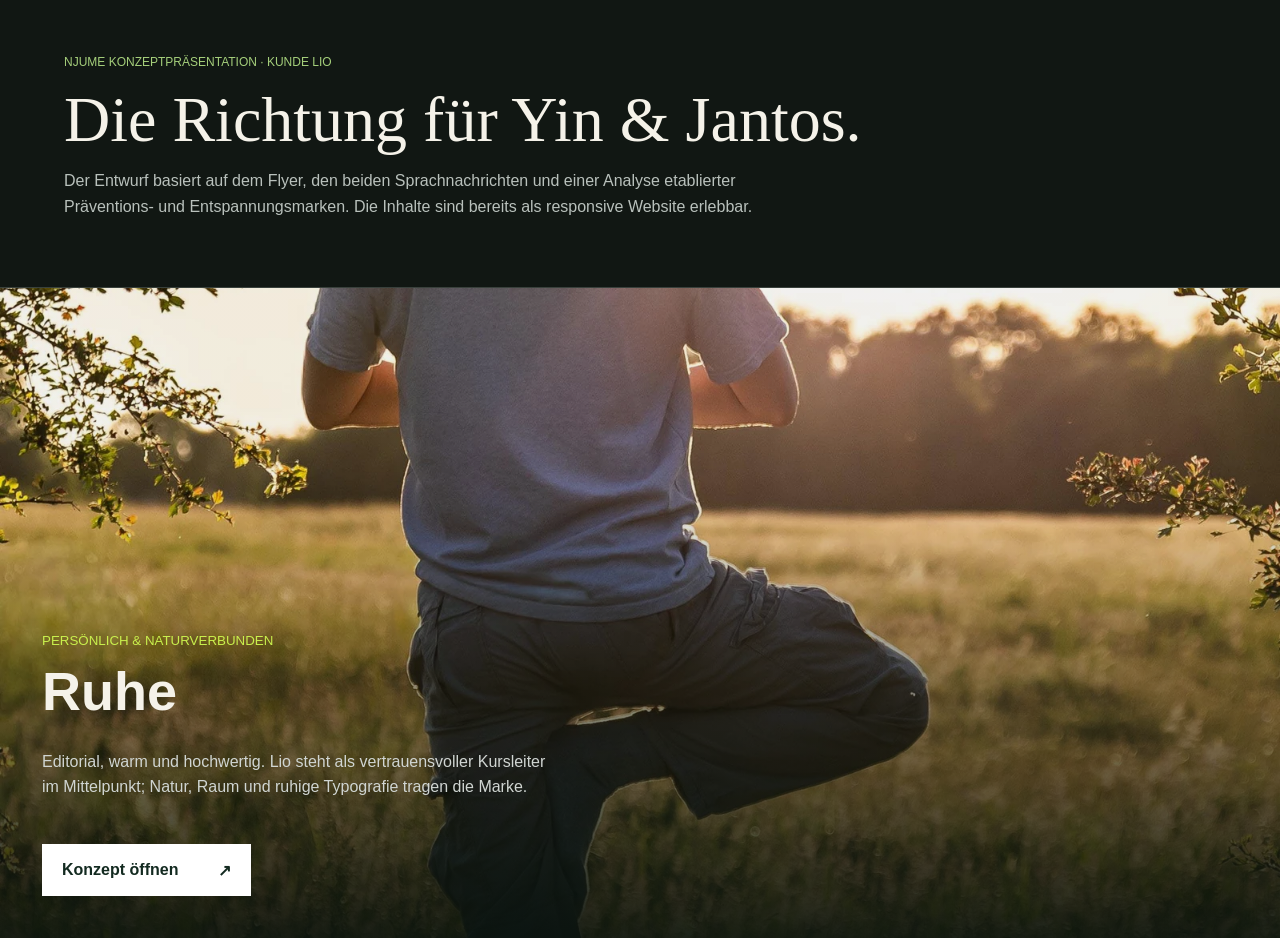
<file: index.html>
<!doctype html>
<html lang="de">
<head>
  <meta charset="utf-8">
  <meta name="viewport" content="width=device-width, initial-scale=1">
  <meta name="robots" content="noindex,nofollow">
  <title>Yin &amp; Jantos | Website-Konzept</title>
  <link rel="icon" type="image/png" href="concept-ruhe/assets/favicon.png">
  <style>
    *{box-sizing:border-box}body{margin:0;background:#111713;color:#f5f2e9;font-family:Arial,sans-serif}.head{padding:52px clamp(20px,5vw,72px);border-bottom:1px solid #39413c}.head span{font-size:12px;text-transform:uppercase;color:#a5cf7b}.head h1{max-width:900px;margin:18px 0 10px;font-family:Georgia,serif;font-size:64px;font-weight:400;line-height:1}.head p{max-width:700px;color:#b9c1bc;line-height:1.6}.concepts{display:grid;grid-template-columns:1fr}.concept{position:relative;min-height:650px;display:flex;flex-direction:column;justify-content:flex-end;padding:42px;overflow:hidden;background-size:cover;background-position:center}.concept::before{content:"";position:absolute;inset:0;background:linear-gradient(0deg,rgba(8,18,14,.92),rgba(8,18,14,.05) 70%)}.concept>*{position:relative;z-index:1}.concept small{text-transform:uppercase;color:#c9f04d}.concept h2{margin:12px 0;font-size:54px}.concept p{max-width:520px;min-height:78px;color:#d0d5d2;line-height:1.55}.concept a{width:max-content;min-height:52px;display:inline-flex;align-items:center;gap:40px;padding:0 20px;background:#fff;color:#132a20;font-weight:700;text-decoration:none}.ruhe{background-image:url("concept-ruhe/assets/hero.webp")}@media(max-width:800px){.head h1{font-size:44px}.concept{min-height:590px;padding:28px 20px}.concept h2{font-size:42px}.concept p{min-height:0}}
  </style>
</head>
<body>
  <header class="head">
    <span>NJUME Konzeptpräsentation · Kunde Lio</span>
    <h1>Die Richtung für Yin &amp; Jantos.</h1>
    <p>Der Entwurf basiert auf dem Flyer, den beiden Sprachnachrichten und einer Analyse etablierter Präventions- und Entspannungsmarken. Die Inhalte sind bereits als responsive Website erlebbar.</p>
  </header>
  <main class="concepts">
    <section class="concept ruhe">
      <small>Persönlich &amp; naturverbunden</small>
      <h2>Ruhe</h2>
      <p>Editorial, warm und hochwertig. Lio steht als vertrauensvoller Kursleiter im Mittelpunkt; Natur, Raum und ruhige Typografie tragen die Marke.</p>
      <a href="concept-ruhe/">Konzept öffnen <span>↗</span></a>
    </section>
  </main>
</body>
</html>
</file>
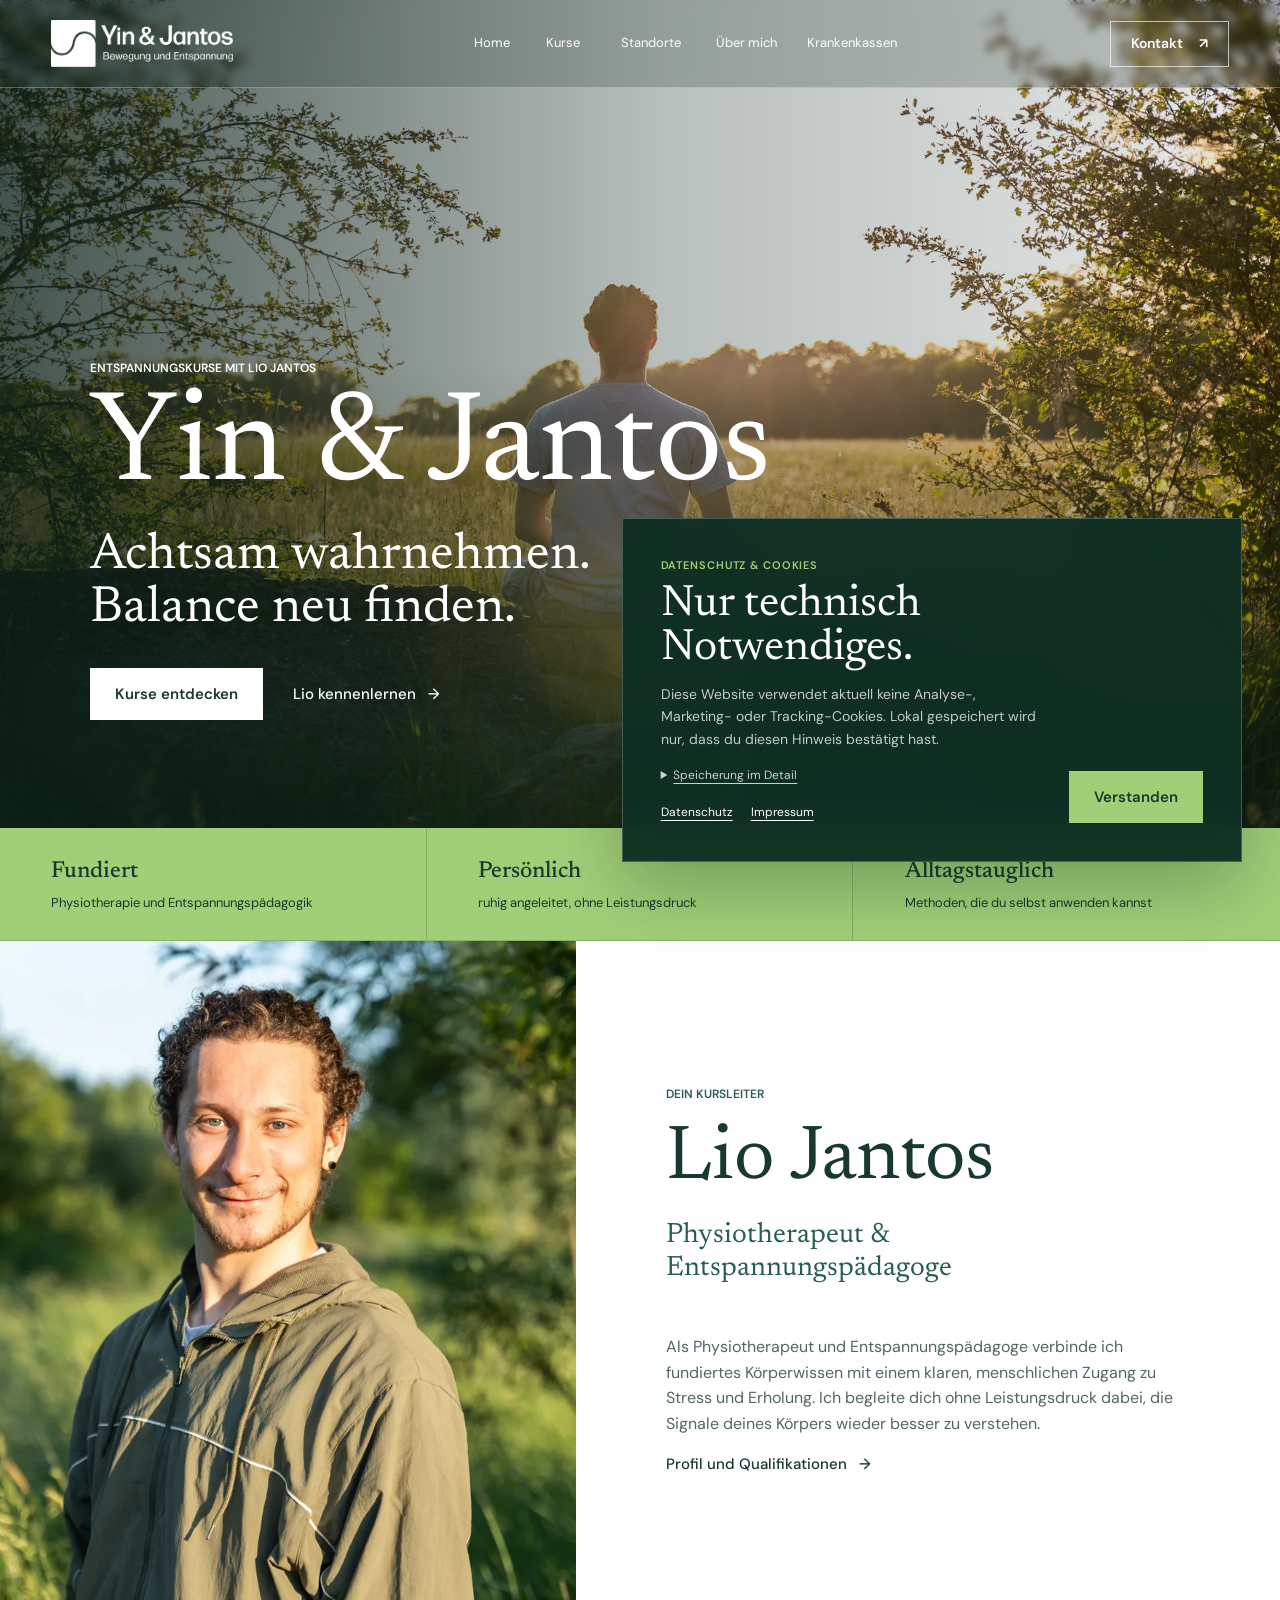
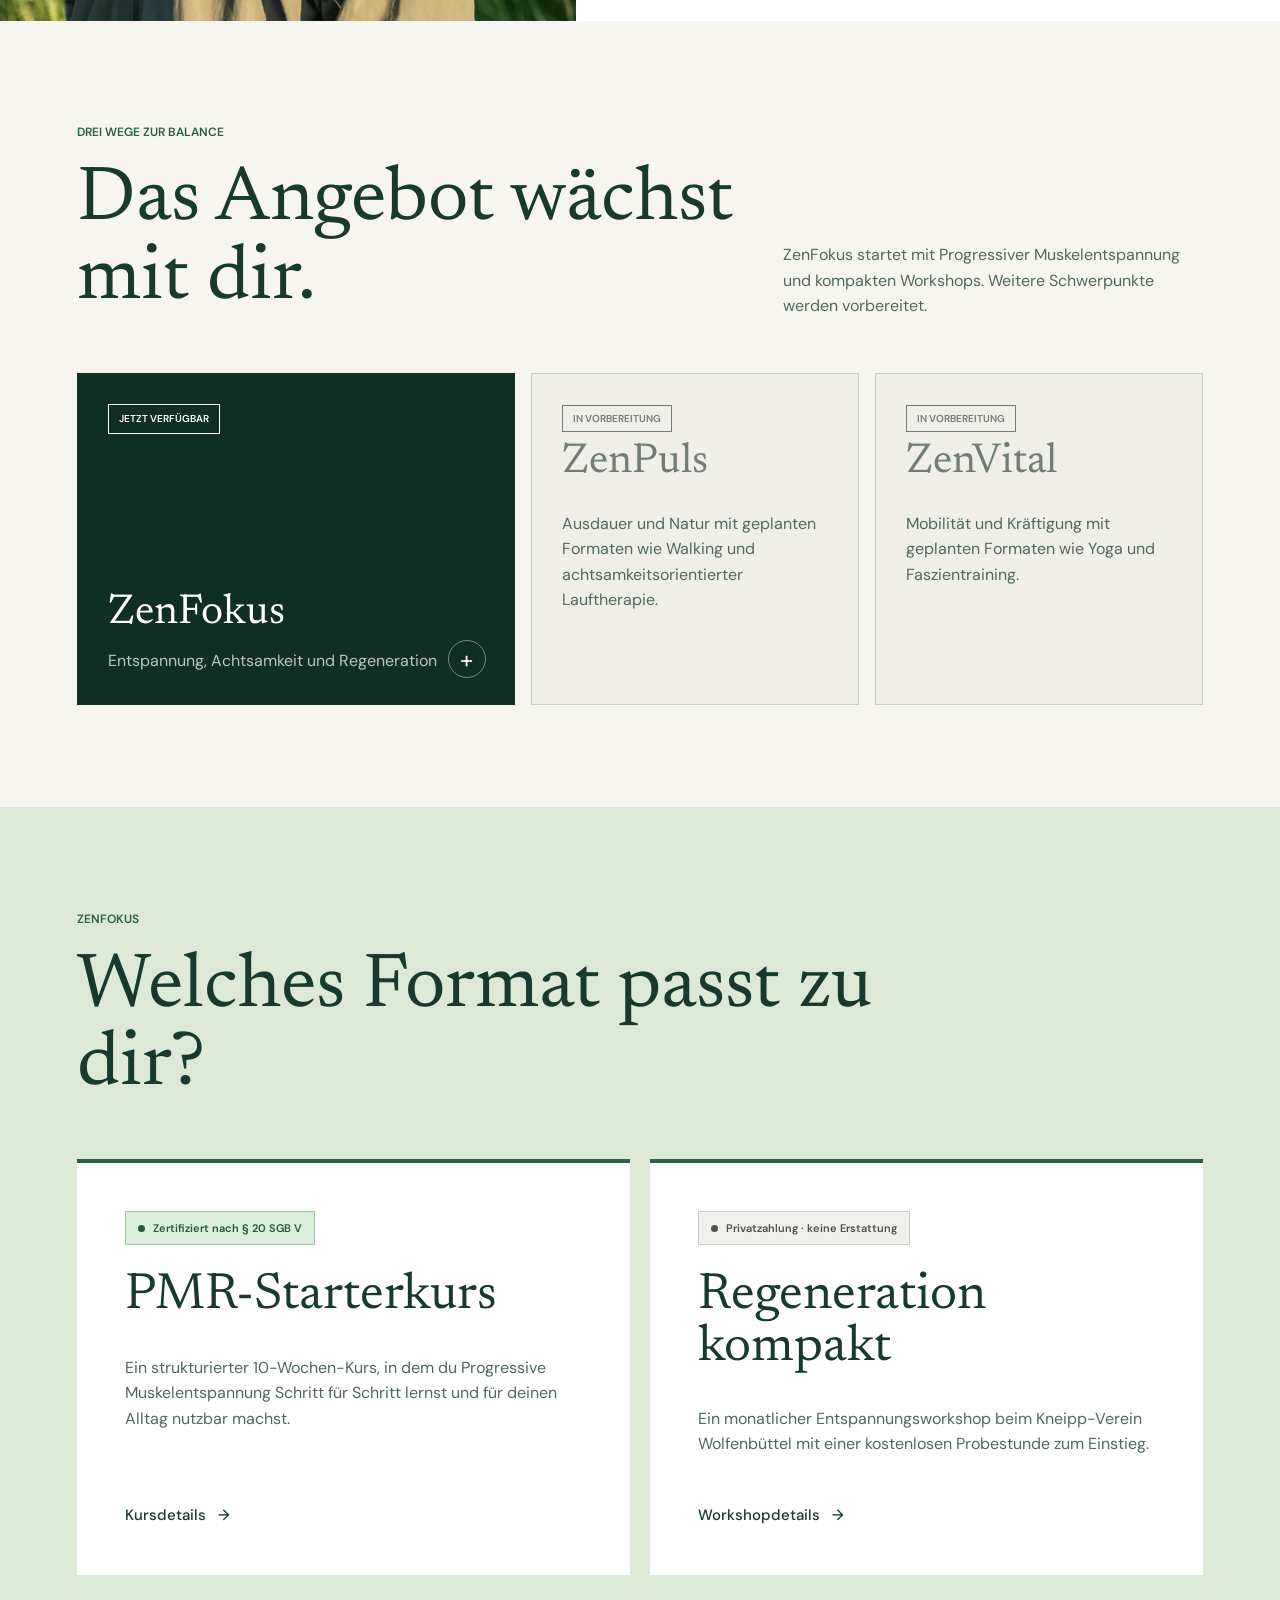
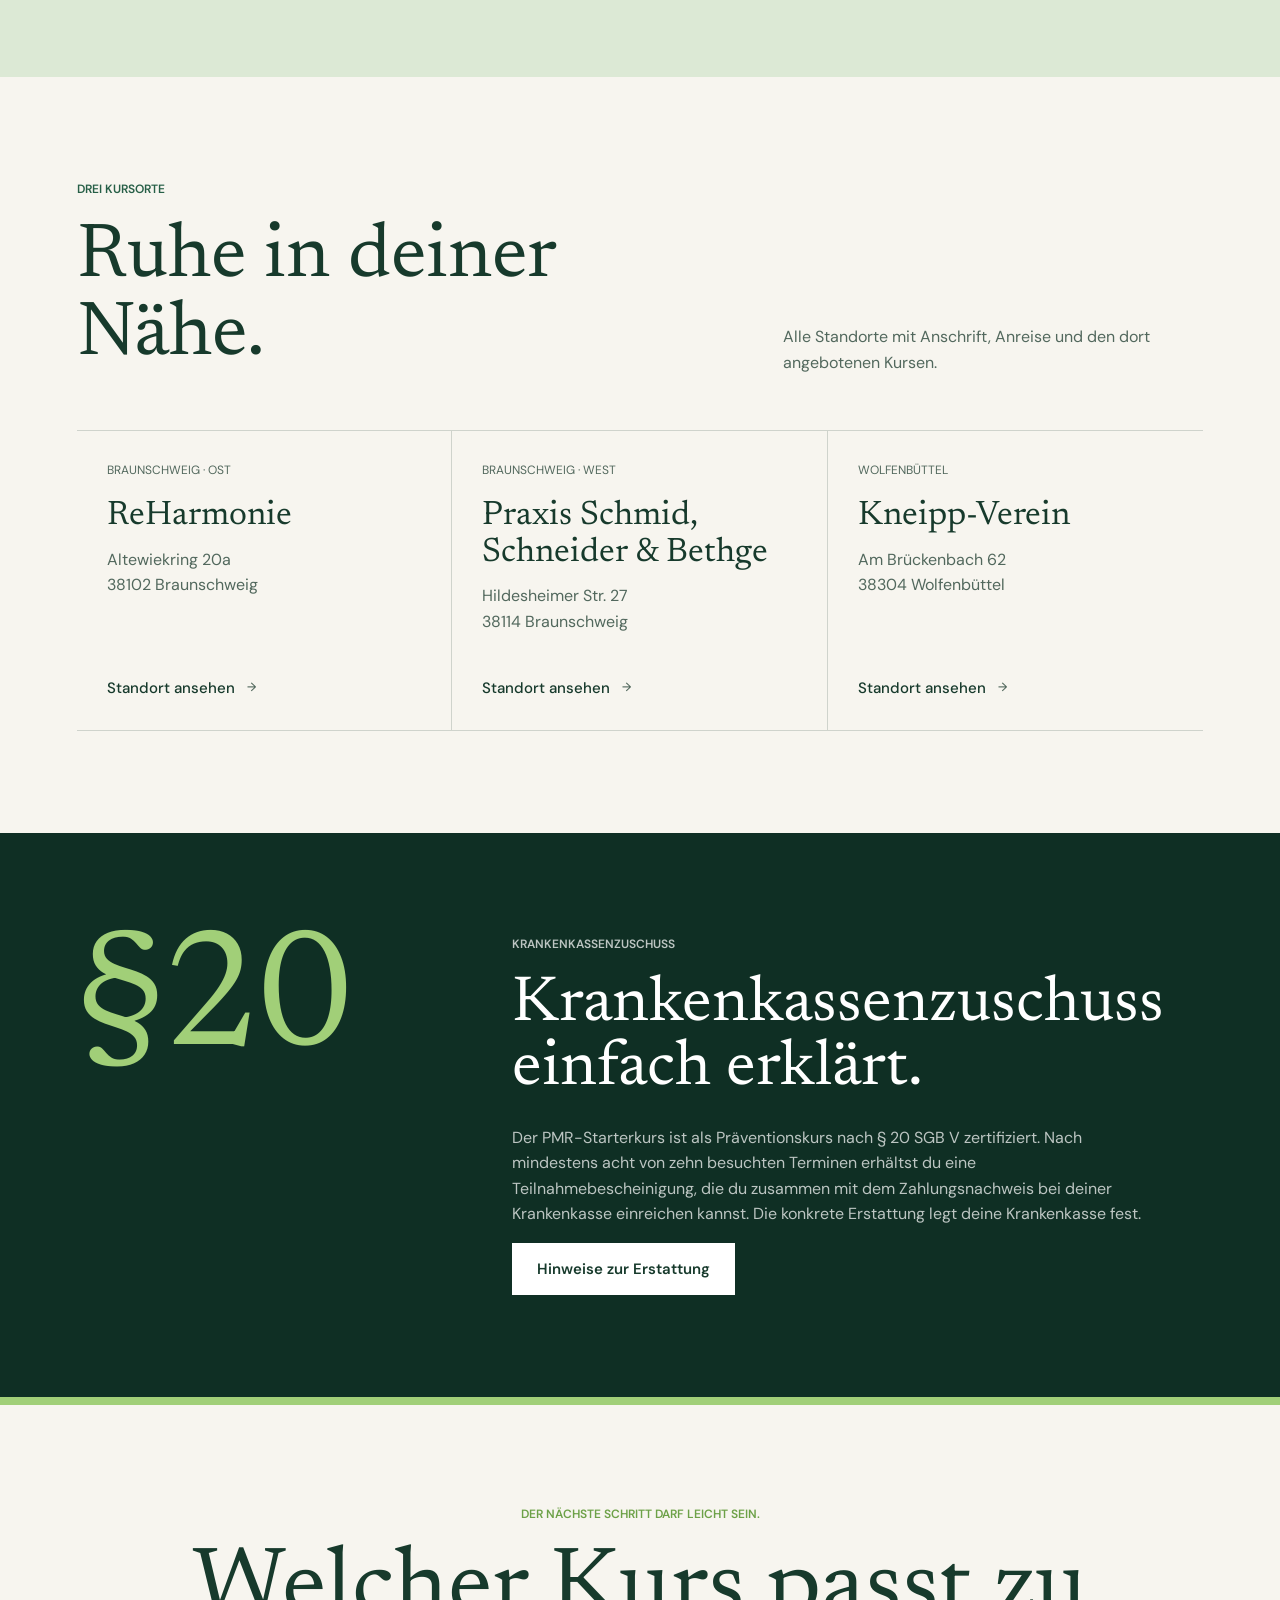
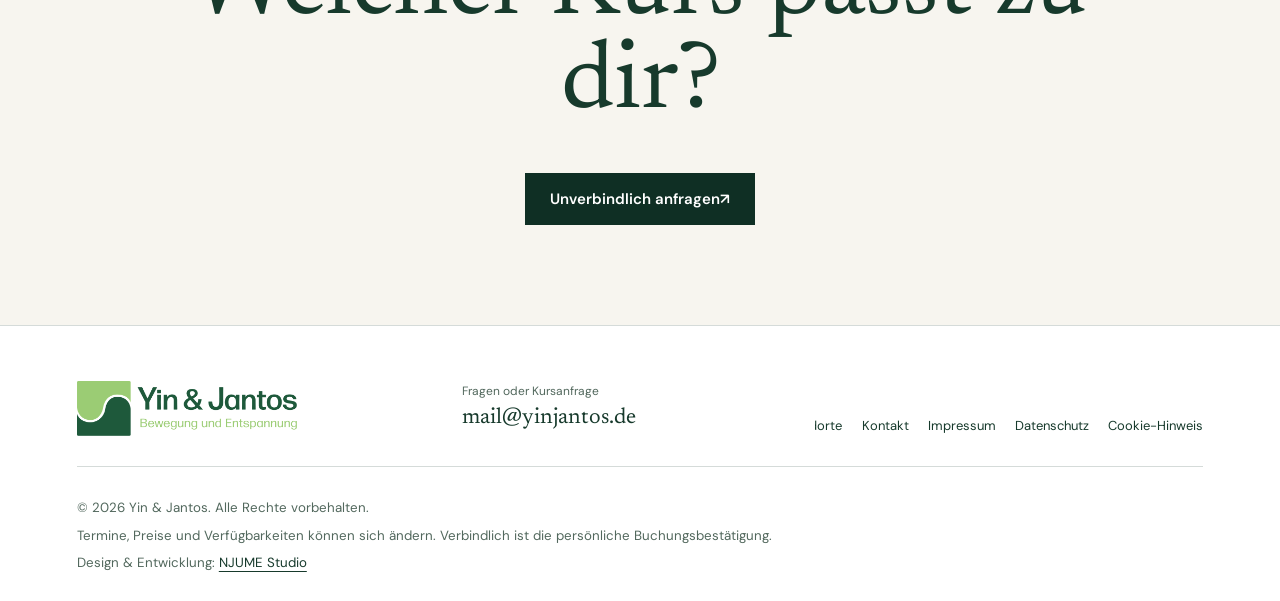
<file: concept-ruhe/index.html>
<!doctype html>
<html lang="de">
<head>
  <meta charset="utf-8">
  <meta name="viewport" content="width=device-width, initial-scale=1">
  <meta name="description" content="Progressive Muskelentspannung und alltagstaugliche Entspannungskurse mit Lio Jantos in Braunschweig und Wolfenbüttel.">
  <title>Yin & Jantos | Entspannung lernen, Ruhe finden</title>
  <link rel="canonical" href="https://lio-yin-jantos-concepts.vercel.app/concept-ruhe/">
  <meta property="og:type" content="website">
  <meta property="og:site_name" content="Yin & Jantos">
  <meta property="og:locale" content="de_DE">
  <meta property="og:title" content="Yin & Jantos | Entspannung lernen, Ruhe finden">
  <meta property="og:description" content="Progressive Muskelentspannung und alltagstaugliche Entspannungskurse mit Lio Jantos in Braunschweig und Wolfenbüttel.">
  <meta property="og:url" content="https://lio-yin-jantos-concepts.vercel.app/concept-ruhe/">
  <meta property="og:image" content="https://lio-yin-jantos-concepts.vercel.app/concept-ruhe/assets/lio-home.webp">
  <meta name="twitter:card" content="summary_large_image">
  <meta name="twitter:title" content="Yin & Jantos | Entspannung lernen, Ruhe finden">
  <meta name="twitter:description" content="Progressive Muskelentspannung und alltagstaugliche Entspannungskurse mit Lio Jantos in Braunschweig und Wolfenbüttel.">
  <meta name="twitter:image" content="https://lio-yin-jantos-concepts.vercel.app/concept-ruhe/assets/lio-home.webp">
  <link rel="icon" type="image/png" href="/concept-ruhe/assets/favicon.png">
  <link rel="stylesheet" href="/concept-ruhe/styles.css">
  <script src="/concept-ruhe/script.js" defer></script>
  <script type="application/ld+json">
  {
    "@context": "https://schema.org",
    "@type": "Organization",
    "name": "Yin & Jantos",
    "url": "https://lio-yin-jantos-concepts.vercel.app/concept-ruhe/",
    "logo": "https://lio-yin-jantos-concepts.vercel.app/concept-ruhe/assets/logo.png",
    "description": "Entspannungskurse (Progressive Muskelentspannung, ZPP-zertifiziert nach § 20 SGB V) mit Lio Jantos in Braunschweig und Wolfenbüttel.",
    "founder": {
      "@type": "Person",
      "name": "Lio Jantos",
      "jobTitle": "Physiotherapeut und Entspannungspädagoge"
    },
    "email": "mail@yinjantos.de",
    "areaServed": ["Braunschweig", "Wolfenbüttel"]
  }
  </script>
</head>
<body class="home">
  <a class="skip-link" href="#main">Zum Inhalt springen</a>
  <site-header></site-header>

  <main id="main">
    <section class="hero">
      <div class="hero-shade"></div>
      <div class="hero-copy">
        <p class="eyebrow">Entspannungskurse mit Lio Jantos</p>
        <h1>Yin &amp; Jantos</h1>
        <p class="hero-statement">Achtsam wahrnehmen.<br>Balance neu finden.</p>
        <div class="hero-actions">
          <a class="button button-light" href="/concept-ruhe/kurse/">Kurse entdecken</a>
          <a class="text-link text-link-light" href="/concept-ruhe/ueber-mich/">Lio kennenlernen <span aria-hidden="true">→</span></a>
        </div>
      </div>
      <div class="hero-meta" aria-label="Kursvorteile">
        <span>Vor Ort</span>
        <span>Braunschweig &amp; Wolfenbüttel</span>
        <span>Krankenkassenzuschuss möglich</span>
      </div>
    </section>

    <section class="trust-band" aria-label="Angebotsmerkmale">
      <div><strong>Fundiert</strong><span>Physiotherapie und Entspannungspädagogik</span></div>
      <div><strong>Persönlich</strong><span>ruhig angeleitet, ohne Leistungsdruck</span></div>
      <div><strong>Alltagstauglich</strong><span>Methoden, die du selbst anwenden kannst</span></div>
    </section>

    <section class="home-about" aria-labelledby="lio-title">
      <div class="home-about-image">
        <img src="/concept-ruhe/assets/lio-home.webp" alt="Lio Jantos in der Natur" width="1400" height="934">
      </div>
      <div class="home-about-copy">
        <p class="eyebrow dark">Dein Kursleiter</p>
        <h2 id="lio-title">Lio Jantos</h2>
        <p class="role">Physiotherapeut &amp;<br>Entspannungspädagoge</p>
        <p>Als Physiotherapeut und Entspannungspädagoge verbinde ich fundiertes Körperwissen mit einem klaren, menschlichen Zugang zu Stress und Erholung. Ich begleite dich ohne Leistungsdruck dabei, die Signale deines Körpers wieder besser zu verstehen.</p>
        <a class="text-link" href="/concept-ruhe/ueber-mich/">Profil und Qualifikationen <span aria-hidden="true">→</span></a>
      </div>
    </section>

    <section class="section" aria-labelledby="categories-title">
      <div class="section-head">
        <div>
          <div class="section-label">Drei Wege zur Balance</div>
          <h2 class="section-heading" id="categories-title">Das Angebot wächst mit dir.</h2>
        </div>
        <p>ZenFokus startet mit Progressiver Muskelentspannung und kompakten Workshops. Weitere Schwerpunkte werden vorbereitet.</p>
      </div>
      <div class="category-grid">
        <article class="category-card category-details featured">
          <button class="category-summary" type="button" aria-expanded="false" aria-controls="zenfokus-courses">
            <span class="category-status">Jetzt verfügbar</span>
            <span class="category-title">ZenFokus</span>
            <span class="category-description">Entspannung, Achtsamkeit und Regeneration</span>
            <span class="category-toggle" aria-hidden="true">+</span>
          </button>
          <div class="category-courses" id="zenfokus-courses">
            <a href="/concept-ruhe/kurse/zenfokus/pmr-starterkurs/">
              <strong>PMR-Starterkurs</strong>
              <span>10 Wochen · Krankenkassenzuschuss möglich</span>
            </a>
            <a href="/concept-ruhe/kurse/zenfokus/entspannungsworkshop/">
              <strong>Regeneration kompakt</strong>
              <span>Monatlicher Workshop · Privatzahlung</span>
            </a>
          </div>
        </article>
        <article class="category-card muted">
          <div>
            <span class="category-status">In Vorbereitung</span>
            <h3>ZenPuls</h3>
            <p>Ausdauer und Natur mit geplanten Formaten wie Walking und achtsamkeitsorientierter Lauftherapie.</p>
          </div>
        </article>
        <article class="category-card muted">
          <div>
            <span class="category-status">In Vorbereitung</span>
            <h3>ZenVital</h3>
            <p>Mobilität und Kräftigung mit geplanten Formaten wie Yoga und Faszientraining.</p>
          </div>
        </article>
      </div>
    </section>

    <section class="course-teasers section" aria-labelledby="courses-title">
      <div class="section-head">
        <div>
          <div class="section-label">ZenFokus</div>
          <h2 class="section-heading" id="courses-title">Welches Format passt zu dir?</h2>
        </div>
      </div>
      <div class="teaser-grid">
        <article class="teaser-card">
          <span class="badge badge-certified">Zertifiziert nach § 20 SGB V</span>
          <h3>PMR-Starterkurs</h3>
          <p>Ein strukturierter 10-Wochen-Kurs, in dem du Progressive Muskelentspannung Schritt für Schritt lernst und für deinen Alltag nutzbar machst.</p>
          <a class="text-link" href="/concept-ruhe/kurse/zenfokus/pmr-starterkurs/">Kursdetails <span aria-hidden="true">→</span></a>
        </article>
        <article class="teaser-card">
          <span class="badge badge-private">Privatzahlung · keine Erstattung</span>
          <h3>Regeneration kompakt</h3>
          <p>Ein monatlicher Entspannungsworkshop beim Kneipp-Verein Wolfenbüttel mit einer kostenlosen Probestunde zum Einstieg.</p>
          <a class="text-link" href="/concept-ruhe/kurse/zenfokus/entspannungsworkshop/">Workshopdetails <span aria-hidden="true">→</span></a>
        </article>
      </div>
    </section>

    <section class="section" aria-labelledby="locations-title">
      <div class="section-head">
        <div>
          <div class="section-label">Drei Kursorte</div>
          <h2 class="section-heading" id="locations-title">Ruhe in deiner Nähe.</h2>
        </div>
        <p>Alle Standorte mit Anschrift, Anreise und den dort angebotenen Kursen.</p>
      </div>
      <div class="location-grid">
        <article class="location-card">
          <span>Braunschweig · Ost</span>
          <h3>ReHarmonie</h3>
          <address>Altewiekring 20a<br>38102 Braunschweig</address>
          <a class="text-link" href="/concept-ruhe/standorte/reharmonie/">Standort ansehen <span aria-hidden="true">→</span></a>
        </article>
        <article class="location-card">
          <span>Braunschweig · West</span>
          <h3>Praxis Schmid, Schneider &amp; Bethge</h3>
          <address>Hildesheimer Str. 27<br>38114 Braunschweig</address>
          <a class="text-link" href="/concept-ruhe/standorte/praxis-schmid/">Standort ansehen <span aria-hidden="true">→</span></a>
        </article>
        <article class="location-card">
          <span>Wolfenbüttel</span>
          <h3>Kneipp-Verein</h3>
          <address>Am Brückenbach 62<br>38304 Wolfenbüttel</address>
          <a class="text-link" href="/concept-ruhe/standorte/kneipp-verein/">Standort ansehen <span aria-hidden="true">→</span></a>
        </article>
      </div>
    </section>

    <section class="insurer-band section">
      <div class="insurer-index" aria-hidden="true">§20</div>
      <div>
        <p class="eyebrow">Krankenkassenzuschuss</p>
        <h2>Krankenkassen&shy;zuschuss einfach erklärt.</h2>
        <p>Der PMR-Starterkurs ist als Präventionskurs nach § 20 SGB V zertifiziert. Nach mindestens acht von zehn besuchten Terminen erhältst du eine Teilnahmebescheinigung, die du zusammen mit dem Zahlungsnachweis bei deiner Krankenkasse einreichen kannst. Die konkrete Erstattung legt deine Krankenkasse fest.</p>
        <a class="button button-light" href="/concept-ruhe/krankenkassen/">Hinweise zur Erstattung</a>
      </div>
    </section>

    <section class="closing closing-home">
      <p class="eyebrow">Der nächste Schritt darf leicht sein.</p>
      <h2>Welcher Kurs passt zu dir?</h2>
      <a class="button button-dark" href="/concept-ruhe/kontakt/">Unverbindlich anfragen <span aria-hidden="true">↗</span></a>
    </section>
  </main>

  <site-footer></site-footer>
</body>
</html>
</file>
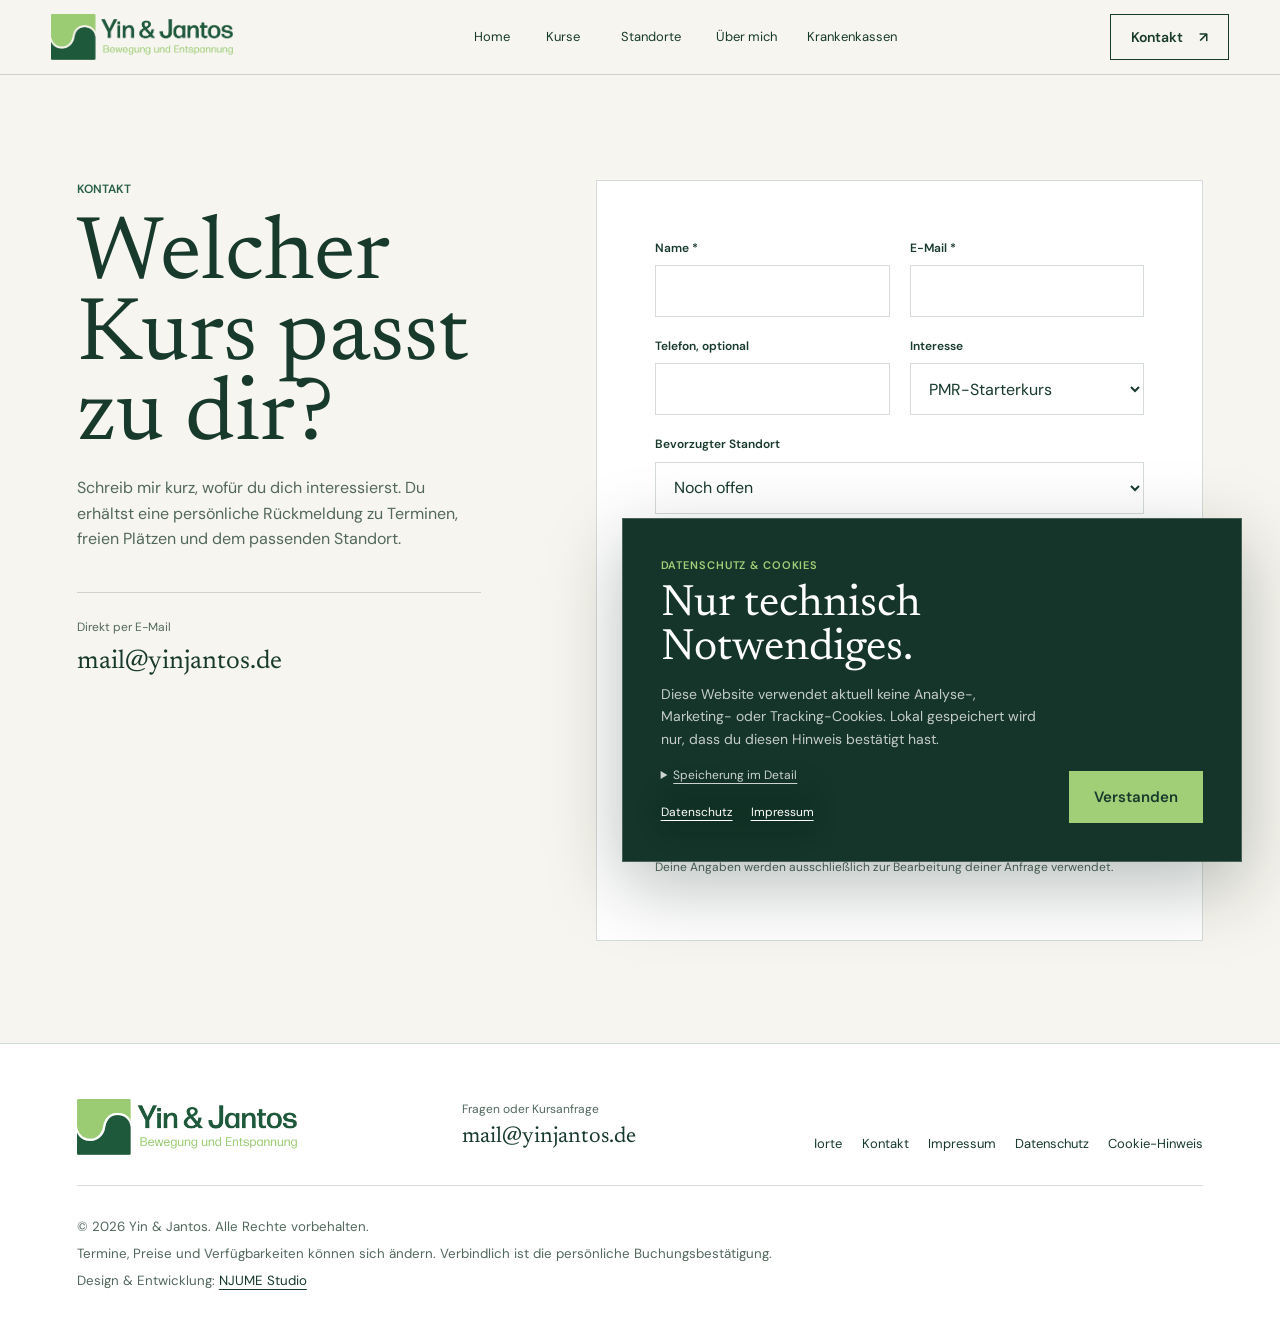
<file: concept-ruhe/kontakt/index.html>
<!doctype html>
<html lang="de">
<head>
  <meta charset="utf-8">
  <meta name="viewport" content="width=device-width, initial-scale=1">
  <meta name="description" content="PMR-Kursplatz oder den Workshop Regeneration kompakt bei Yin & Jantos unverbindlich anfragen.">
  <title>Kontakt & Kursanfrage | Yin & Jantos</title>
  <link rel="canonical" href="https://lio-yin-jantos-concepts.vercel.app/concept-ruhe/kontakt/">
  <meta property="og:type" content="website">
  <meta property="og:site_name" content="Yin & Jantos">
  <meta property="og:locale" content="de_DE">
  <meta property="og:title" content="Kontakt & Kursanfrage | Yin & Jantos">
  <meta property="og:description" content="PMR-Kursplatz oder den Workshop Regeneration kompakt bei Yin & Jantos unverbindlich anfragen.">
  <meta property="og:url" content="https://lio-yin-jantos-concepts.vercel.app/concept-ruhe/kontakt/">
  <meta property="og:image" content="https://lio-yin-jantos-concepts.vercel.app/concept-ruhe/assets/lio-home.webp">
  <meta name="twitter:card" content="summary_large_image">
  <meta name="twitter:title" content="Kontakt & Kursanfrage | Yin & Jantos">
  <meta name="twitter:description" content="PMR-Kursplatz oder den Workshop Regeneration kompakt bei Yin & Jantos unverbindlich anfragen.">
  <meta name="twitter:image" content="https://lio-yin-jantos-concepts.vercel.app/concept-ruhe/assets/lio-home.webp">
  <link rel="icon" type="image/png" href="/concept-ruhe/assets/favicon.png">
  <link rel="stylesheet" href="/concept-ruhe/styles.css">
  <script src="/concept-ruhe/script.js" defer></script>
</head>
<body>
  <a class="skip-link" href="#main">Zum Inhalt springen</a>
  <site-header></site-header>
  <main id="main">
    <section class="section" style="padding-top: 180px">
      <div class="contact-layout">
        <div class="contact-copy">
          <p class="eyebrow dark">Kontakt</p>
          <h1>Welcher Kurs passt zu dir?</h1>
          <p>Schreib mir kurz, wofür du dich interessierst. Du erhältst eine persönliche Rückmeldung zu Terminen, freien Plätzen und dem passenden Standort.</p>
          <div class="contact-direct">
            <span>Direkt per E-Mail</span>
            <a href="mailto:mail@yinjantos.de">mail@yinjantos.de</a>
          </div>
        </div>
        <form class="contact-form" id="contact-form" action="/api/contact" method="post" novalidate>
          <div class="field">
            <label for="name">Name *</label>
            <input id="name" name="name" autocomplete="name" required>
          </div>
          <div class="field">
            <label for="email">E-Mail *</label>
            <input id="email" name="email" type="email" autocomplete="email" required>
          </div>
          <div class="field">
            <label for="phone">Telefon, optional</label>
            <input id="phone" name="phone" type="tel" autocomplete="tel">
          </div>
          <div class="field">
            <label for="course">Interesse</label>
            <select id="course" name="course">
              <option>PMR-Starterkurs</option>
              <option>Regeneration kompakt</option>
              <option>Allgemeine Frage</option>
            </select>
          </div>
          <div class="field field-full">
            <label for="location">Bevorzugter Standort</label>
            <select id="location" name="location">
              <option>Noch offen</option>
              <option>ReHarmonie, Braunschweig Ost</option>
              <option>Praxis Schmid, Schneider & Bethge, Braunschweig West</option>
              <option>Kneipp-Verein, Wolfenbüttel</option>
            </select>
          </div>
          <div class="field field-full">
            <label for="message">Nachricht *</label>
            <textarea id="message" name="message" minlength="10" maxlength="3000" placeholder="Worum geht es dir und wann bist du am besten erreichbar?" required></textarea>
          </div>
          <div class="field hp-field" aria-hidden="true">
            <label for="website">Website</label>
            <input id="website" name="website" tabindex="-1" autocomplete="off">
          </div>
          <label class="consent-row field-full">
            <input type="checkbox" name="privacy" required>
            <span>Ich habe die <a href="/concept-ruhe/datenschutz.html">Datenschutzerklärung</a> gelesen und stimme der Verarbeitung meiner Angaben zur Bearbeitung der Anfrage zu. *</span>
          </label>
          <button class="button button-dark" type="submit">Anfrage senden</button>
          <p class="form-note" id="form-notice" role="status" aria-live="polite">Deine Angaben werden ausschließlich zur Bearbeitung deiner Anfrage verwendet.</p>
        </form>
      </div>
    </section>
  </main>
  <site-footer></site-footer>
</body>
</html>
</file>
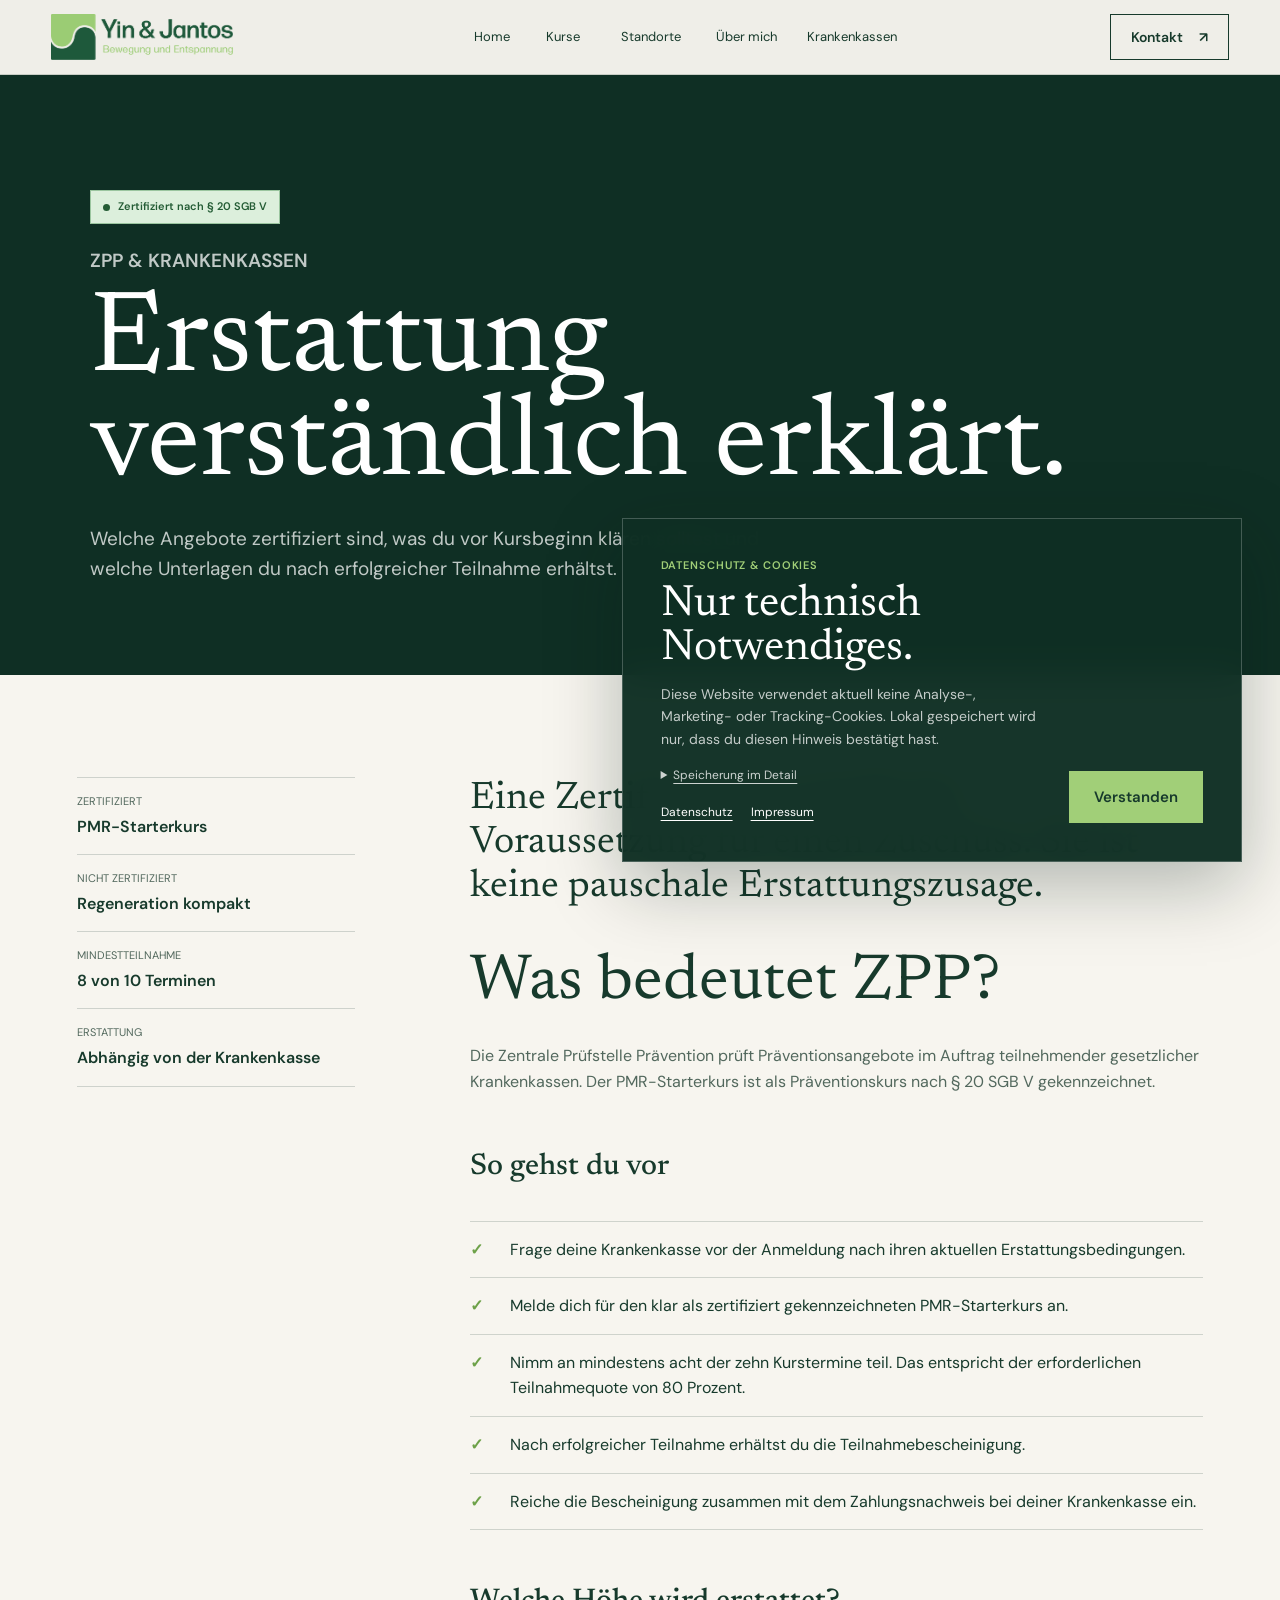
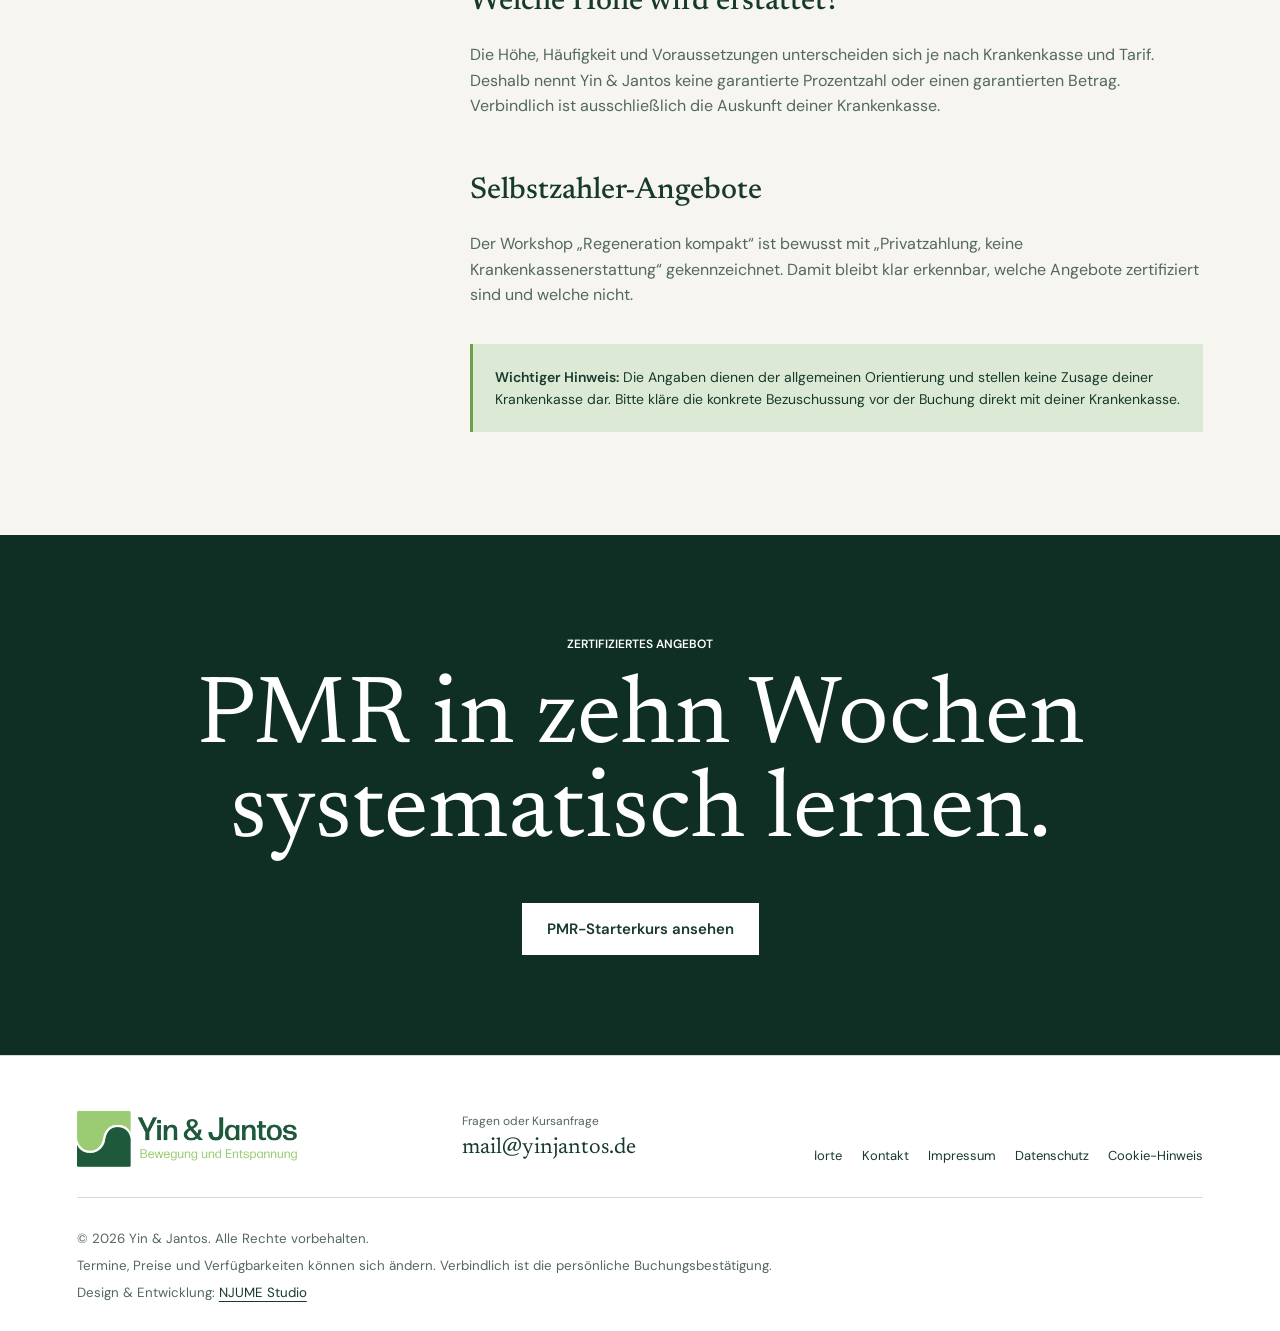
<file: concept-ruhe/krankenkassen/index.html>
<!doctype html>
<html lang="de">
<head>
  <meta charset="utf-8">
  <meta name="viewport" content="width=device-width, initial-scale=1">
  <meta name="description" content="So funktioniert der mögliche Krankenkassenzuschuss für den ZPP-zertifizierten PMR-Präventionskurs von Yin & Jantos.">
  <title>Krankenkassenzuschuss & ZPP | Yin & Jantos</title>
  <link rel="canonical" href="https://lio-yin-jantos-concepts.vercel.app/concept-ruhe/krankenkassen/">
  <meta property="og:type" content="website">
  <meta property="og:site_name" content="Yin & Jantos">
  <meta property="og:locale" content="de_DE">
  <meta property="og:title" content="Krankenkassenzuschuss & ZPP | Yin & Jantos">
  <meta property="og:description" content="So funktioniert der mögliche Krankenkassenzuschuss für den ZPP-zertifizierten PMR-Präventionskurs von Yin & Jantos.">
  <meta property="og:url" content="https://lio-yin-jantos-concepts.vercel.app/concept-ruhe/krankenkassen/">
  <meta property="og:image" content="https://lio-yin-jantos-concepts.vercel.app/concept-ruhe/assets/lio-home.webp">
  <meta name="twitter:card" content="summary_large_image">
  <meta name="twitter:title" content="Krankenkassenzuschuss & ZPP | Yin & Jantos">
  <meta name="twitter:description" content="So funktioniert der mögliche Krankenkassenzuschuss für den ZPP-zertifizierten PMR-Präventionskurs von Yin & Jantos.">
  <meta name="twitter:image" content="https://lio-yin-jantos-concepts.vercel.app/concept-ruhe/assets/lio-home.webp">
  <link rel="icon" type="image/png" href="/concept-ruhe/assets/favicon.png">
  <link rel="stylesheet" href="/concept-ruhe/styles.css">
  <script src="/concept-ruhe/script.js" defer></script>
</head>
<body>
  <a class="skip-link" href="#main">Zum Inhalt springen</a>
  <site-header></site-header>
  <main id="main">
    <section class="page-hero">
      <div class="page-hero-inner">
        <span class="badge badge-certified">Zertifiziert nach § 20 SGB V</span>
        <p class="eyebrow">ZPP &amp; Krankenkassen</p>
        <h1>Erstattung verständlich erklärt.</h1>
        <p>Welche Angebote zertifiziert sind, was du vor Kursbeginn klären solltest und welche Unterlagen du nach erfolgreicher Teilnahme erhältst.</p>
      </div>
    </section>

    <section class="section">
      <div class="content-grid">
        <aside class="content-aside">
          <dl>
            <div><dt>Zertifiziert</dt><dd>PMR-Starterkurs</dd></div>
            <div><dt>Nicht zertifiziert</dt><dd>Regeneration kompakt</dd></div>
            <div><dt>Mindestteilnahme</dt><dd>8 von 10 Terminen</dd></div>
            <div><dt>Erstattung</dt><dd>Abhängig von der Krankenkasse</dd></div>
          </dl>
        </aside>
        <article class="prose">
          <p class="lead">Eine Zertifizierung schafft die Voraussetzung für einen Zuschuss. Sie ist keine pauschale Erstattungszusage.</p>
          <h2>Was bedeutet ZPP?</h2>
          <p>Die Zentrale Prüfstelle Prävention prüft Präventionsangebote im Auftrag teilnehmender gesetzlicher Krankenkassen. Der PMR-Starterkurs ist als Präventionskurs nach § 20 SGB V gekennzeichnet.</p>
          <h3>So gehst du vor</h3>
          <ul class="check-list">
            <li>Frage deine Krankenkasse vor der Anmeldung nach ihren aktuellen Erstattungsbedingungen.</li>
            <li>Melde dich für den klar als zertifiziert gekennzeichneten PMR-Starterkurs an.</li>
            <li>Nimm an mindestens acht der zehn Kurstermine teil. Das entspricht der erforderlichen Teilnahmequote von 80 Prozent.</li>
            <li>Nach erfolgreicher Teilnahme erhältst du die Teilnahmebescheinigung.</li>
            <li>Reiche die Bescheinigung zusammen mit dem Zahlungsnachweis bei deiner Krankenkasse ein.</li>
          </ul>
          <h3>Welche Höhe wird erstattet?</h3>
          <p>Die Höhe, Häufigkeit und Voraussetzungen unterscheiden sich je nach Krankenkasse und Tarif. Deshalb nennt Yin &amp; Jantos keine garantierte Prozentzahl oder einen garantierten Betrag. Verbindlich ist ausschließlich die Auskunft deiner Krankenkasse.</p>
          <h3>Selbstzahler-Angebote</h3>
          <p>Der Workshop „Regeneration kompakt“ ist bewusst mit „Privatzahlung, keine Krankenkassenerstattung“ gekennzeichnet. Damit bleibt klar erkennbar, welche Angebote zertifiziert sind und welche nicht.</p>
          <div class="legal-note"><strong>Wichtiger Hinweis:</strong> Die Angaben dienen der allgemeinen Orientierung und stellen keine Zusage deiner Krankenkasse dar. Bitte kläre die konkrete Bezuschussung vor der Buchung direkt mit deiner Krankenkasse.</div>
        </article>
      </div>
    </section>

    <section class="closing">
      <p class="eyebrow">Zertifiziertes Angebot</p>
      <h2>PMR in zehn Wochen systematisch lernen.</h2>
      <a class="button button-light" href="/concept-ruhe/kurse/zenfokus/pmr-starterkurs/">PMR-Starterkurs ansehen</a>
    </section>
  </main>
  <site-footer></site-footer>
</body>
</html>
</file>
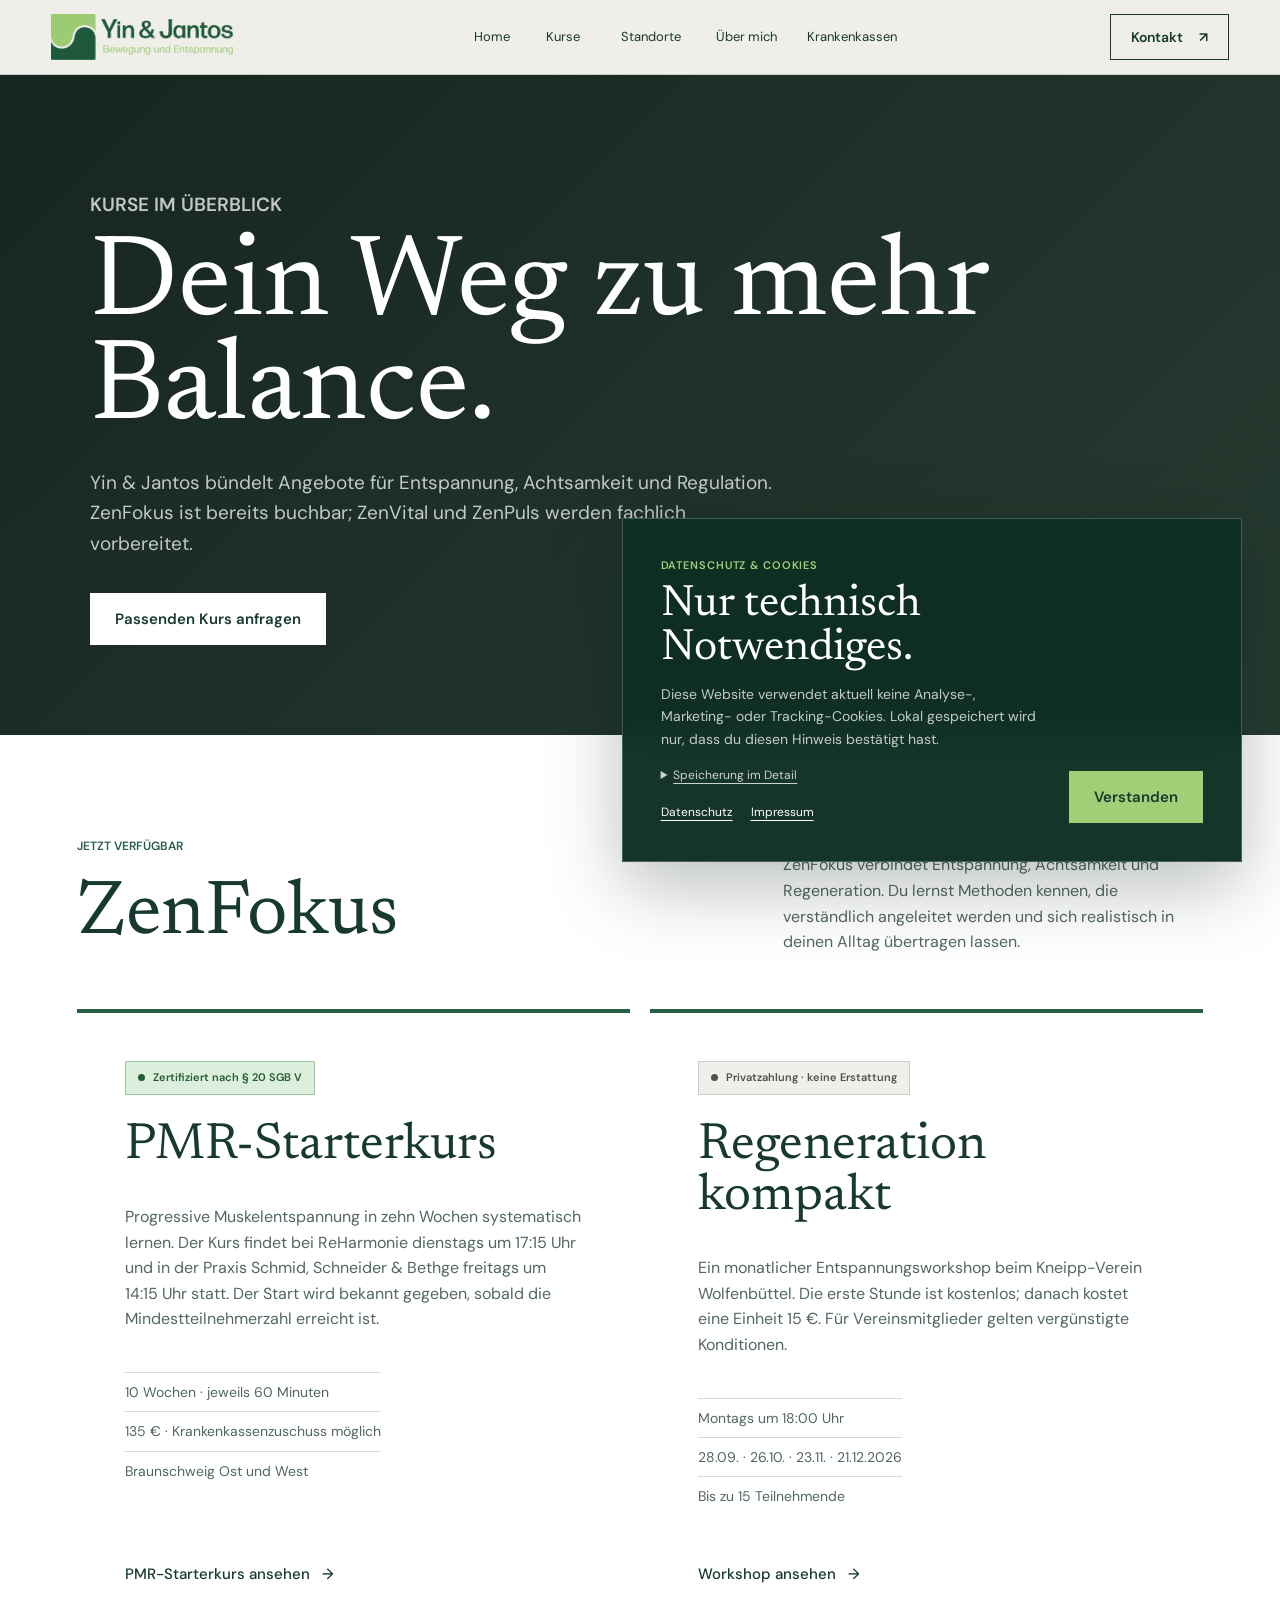
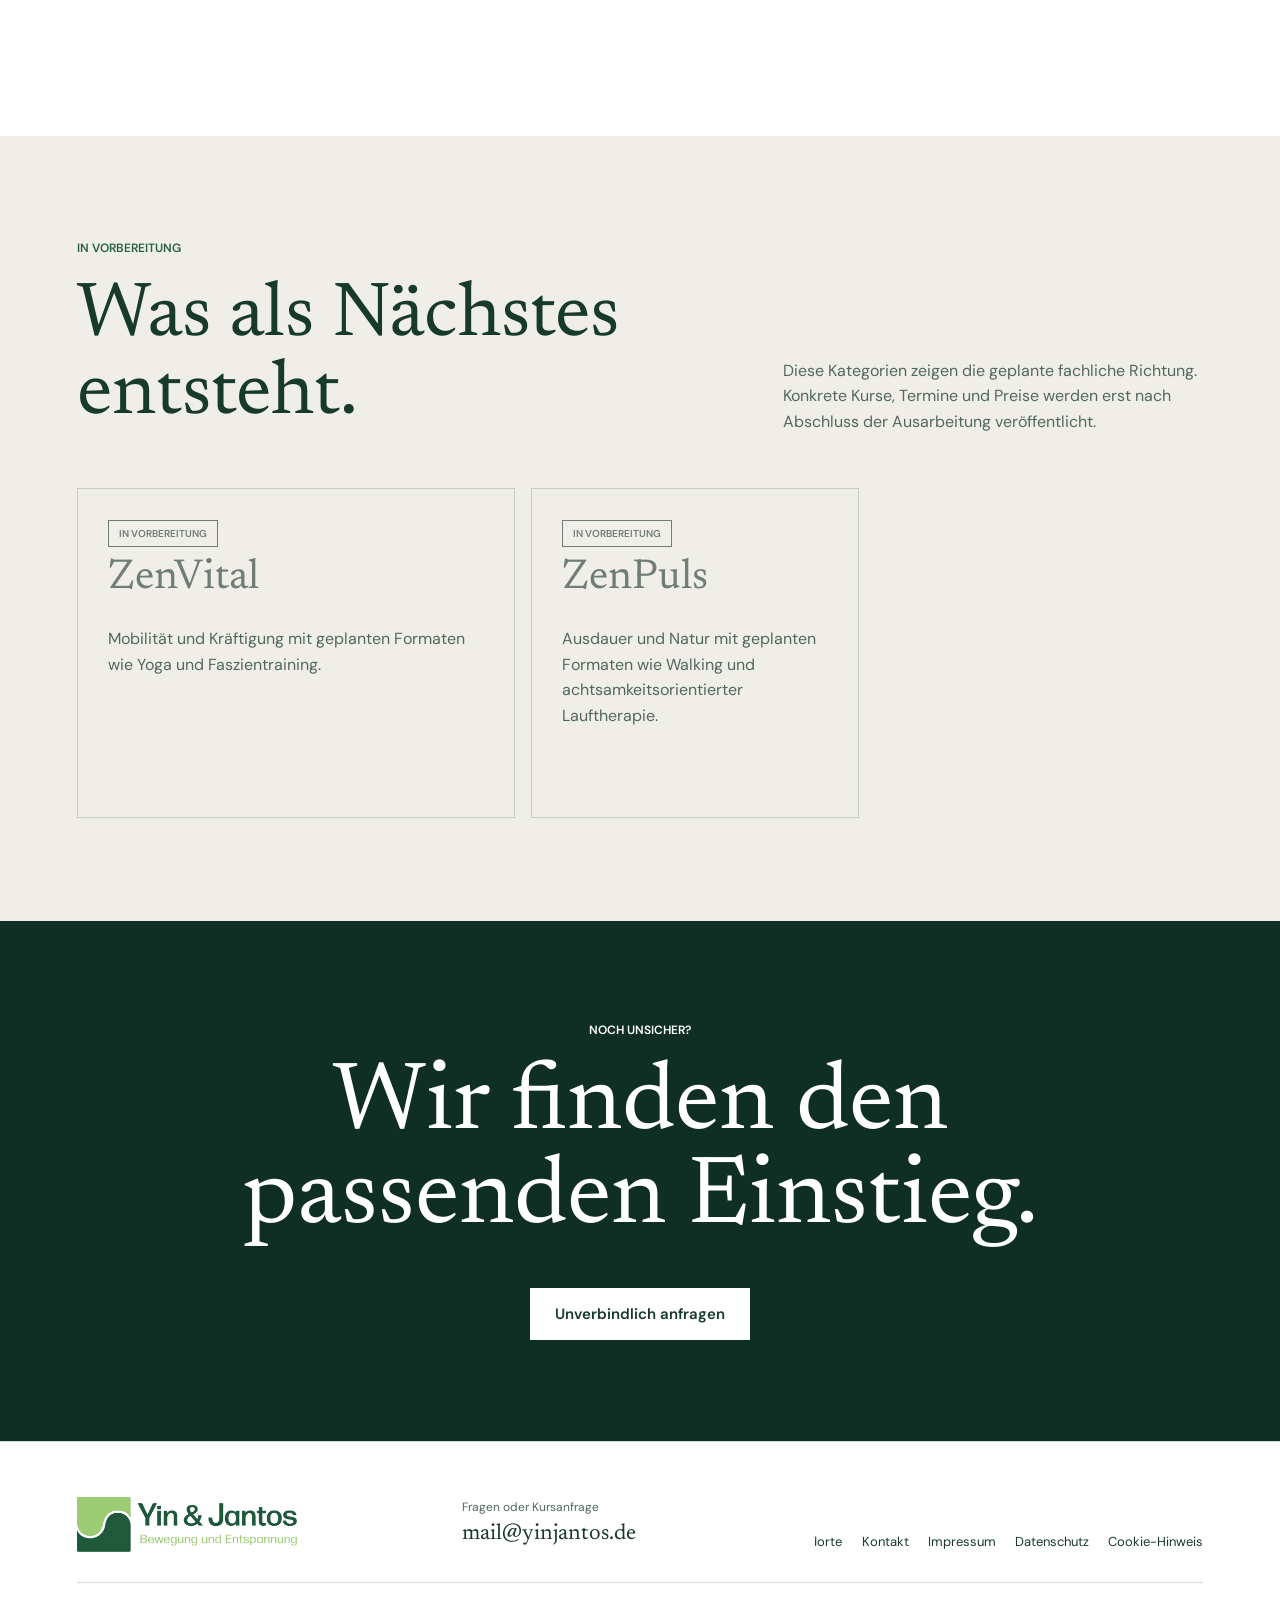
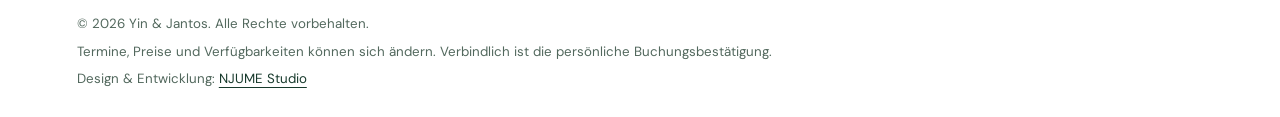
<file: concept-ruhe/kurse/index.html>
<!doctype html>
<html lang="de">
<head>
  <meta charset="utf-8">
  <meta name="viewport" content="width=device-width, initial-scale=1">
  <meta name="description" content="Kursübersicht von Yin & Jantos: ZenFokus mit PMR-Starterkurs und Regeneration kompakt sowie die geplanten Bereiche ZenVital und ZenPuls.">
  <title>Kurse im Überblick | Yin & Jantos</title>
  <link rel="canonical" href="https://lio-yin-jantos-concepts.vercel.app/concept-ruhe/kurse/">
  <meta property="og:type" content="website">
  <meta property="og:site_name" content="Yin & Jantos">
  <meta property="og:locale" content="de_DE">
  <meta property="og:title" content="Kurse im Überblick | Yin & Jantos">
  <meta property="og:description" content="Kursübersicht von Yin & Jantos: ZenFokus mit PMR-Starterkurs und Regeneration kompakt sowie die geplanten Bereiche ZenVital und ZenPuls.">
  <meta property="og:url" content="https://lio-yin-jantos-concepts.vercel.app/concept-ruhe/kurse/">
  <meta property="og:image" content="https://lio-yin-jantos-concepts.vercel.app/concept-ruhe/assets/lio-home.webp">
  <meta name="twitter:card" content="summary_large_image">
  <meta name="twitter:title" content="Kurse im Überblick | Yin & Jantos">
  <meta name="twitter:description" content="Kursübersicht von Yin & Jantos: ZenFokus mit PMR-Starterkurs und Regeneration kompakt sowie die geplanten Bereiche ZenVital und ZenPuls.">
  <meta name="twitter:image" content="https://lio-yin-jantos-concepts.vercel.app/concept-ruhe/assets/lio-home.webp">
  <link rel="icon" type="image/png" href="/concept-ruhe/assets/favicon.png">
  <link rel="stylesheet" href="/concept-ruhe/styles.css">
  <script src="/concept-ruhe/script.js" defer></script>
</head>
<body>
  <a class="skip-link" href="#main">Zum Inhalt springen</a>
  <site-header></site-header>
  <main id="main">
    <section class="page-hero course-overview-hero">
      <div class="page-hero-inner">
        <p class="eyebrow">Kurse im Überblick</p>
        <h1>Dein Weg zu mehr Balance.</h1>
        <p>Yin &amp; Jantos bündelt Angebote für Entspannung, Achtsamkeit und Regulation. ZenFokus ist bereits buchbar; ZenVital und ZenPuls werden fachlich vorbereitet.</p>
        <div class="page-hero-actions">
          <a class="button button-light" href="/concept-ruhe/kontakt/">Passenden Kurs anfragen</a>
        </div>
      </div>
    </section>

    <section class="section course-family" aria-labelledby="zenfokus-title">
      <div class="section-head">
        <div>
          <div class="section-label">Jetzt verfügbar</div>
          <h2 class="section-heading" id="zenfokus-title">ZenFokus</h2>
        </div>
        <p>ZenFokus verbindet Entspannung, Achtsamkeit und Regeneration. Du lernst Methoden kennen, die verständlich angeleitet werden und sich realistisch in deinen Alltag übertragen lassen.</p>
      </div>

      <div class="teaser-grid">
        <article class="teaser-card">
          <span class="badge badge-certified">Zertifiziert nach § 20 SGB V</span>
          <h3>PMR-Starterkurs</h3>
          <p>Progressive Muskelentspannung in zehn Wochen systematisch lernen. Der Kurs findet bei ReHarmonie dienstags um 17:15 Uhr und in der Praxis Schmid, Schneider &amp; Bethge freitags um 14:15 Uhr statt. Der Start wird bekannt gegeben, sobald die Mindestteilnehmerzahl erreicht ist.</p>
          <ul class="course-quickfacts">
            <li>10 Wochen · jeweils 60 Minuten</li>
            <li>135 € · Krankenkassenzuschuss möglich</li>
            <li>Braunschweig Ost und West</li>
          </ul>
          <a class="text-link" href="/concept-ruhe/kurse/zenfokus/pmr-starterkurs/">PMR-Starterkurs ansehen <span aria-hidden="true">→</span></a>
        </article>

        <article class="teaser-card">
          <span class="badge badge-private">Privatzahlung · keine Erstattung</span>
          <h3>Regeneration kompakt</h3>
          <p>Ein monatlicher Entspannungsworkshop beim Kneipp-Verein Wolfenbüttel. Die erste Stunde ist kostenlos; danach kostet eine Einheit 15 €. Für Vereinsmitglieder gelten vergünstigte Konditionen.</p>
          <ul class="course-quickfacts">
            <li>Montags um 18:00 Uhr</li>
            <li>28.09. · 26.10. · 23.11. · 21.12.2026</li>
            <li>Bis zu 15 Teilnehmende</li>
          </ul>
          <a class="text-link" href="/concept-ruhe/kurse/zenfokus/entspannungsworkshop/">Workshop ansehen <span aria-hidden="true">→</span></a>
        </article>
      </div>
    </section>

    <section class="section planned-course-family" aria-labelledby="planned-title">
      <div class="section-head">
        <div>
          <div class="section-label">In Vorbereitung</div>
          <h2 class="section-heading" id="planned-title">Was als Nächstes entsteht.</h2>
        </div>
        <p>Diese Kategorien zeigen die geplante fachliche Richtung. Konkrete Kurse, Termine und Preise werden erst nach Abschluss der Ausarbeitung veröffentlicht.</p>
      </div>
      <div class="category-grid">
        <article class="category-card muted">
          <div>
            <span class="category-status">In Vorbereitung</span>
            <h3>ZenVital</h3>
            <p>Mobilität und Kräftigung mit geplanten Formaten wie Yoga und Faszientraining.</p>
          </div>
        </article>
        <article class="category-card muted">
          <div>
            <span class="category-status">In Vorbereitung</span>
            <h3>ZenPuls</h3>
            <p>Ausdauer und Natur mit geplanten Formaten wie Walking und achtsamkeitsorientierter Lauftherapie.</p>
          </div>
        </article>
      </div>
    </section>

    <section class="closing">
      <p class="eyebrow">Noch unsicher?</p>
      <h2>Wir finden den passenden Einstieg.</h2>
      <a class="button button-light" href="/concept-ruhe/kontakt/">Unverbindlich anfragen</a>
    </section>
  </main>
  <site-footer></site-footer>
</body>
</html>
</file>
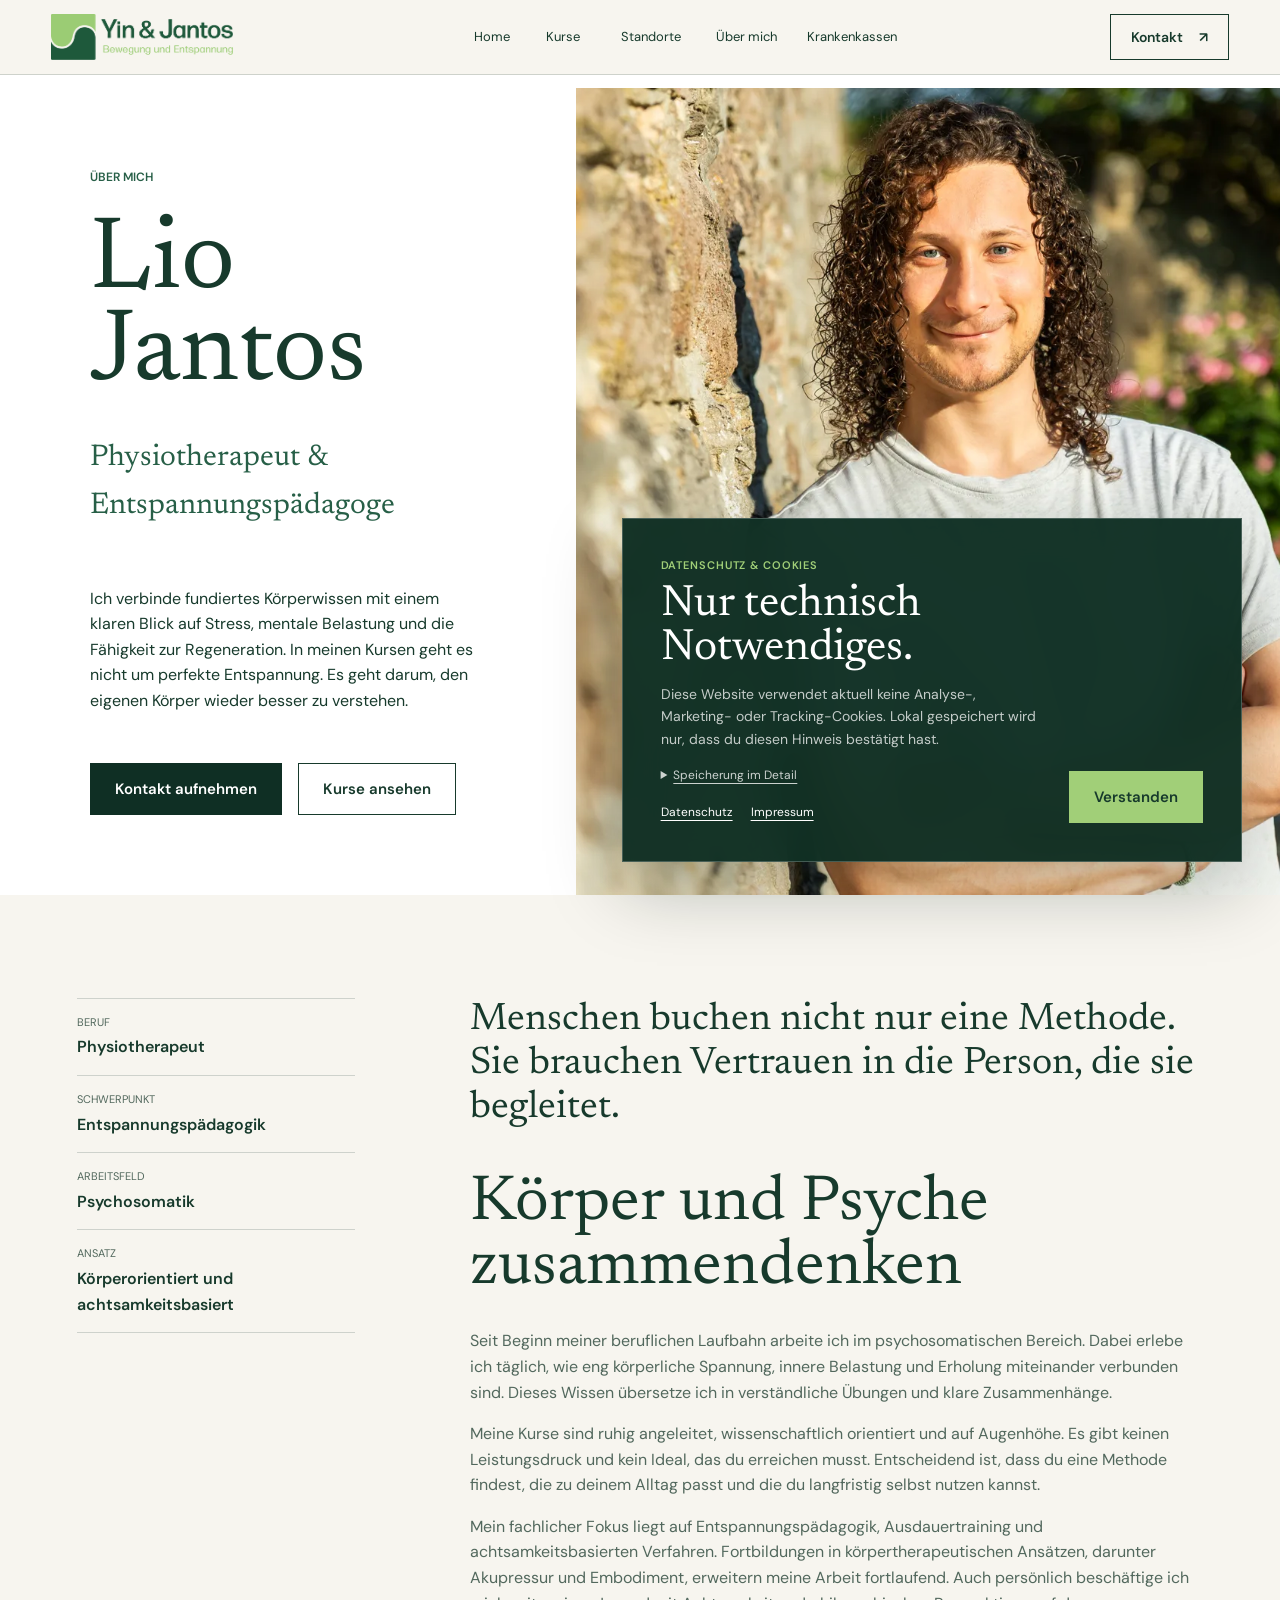
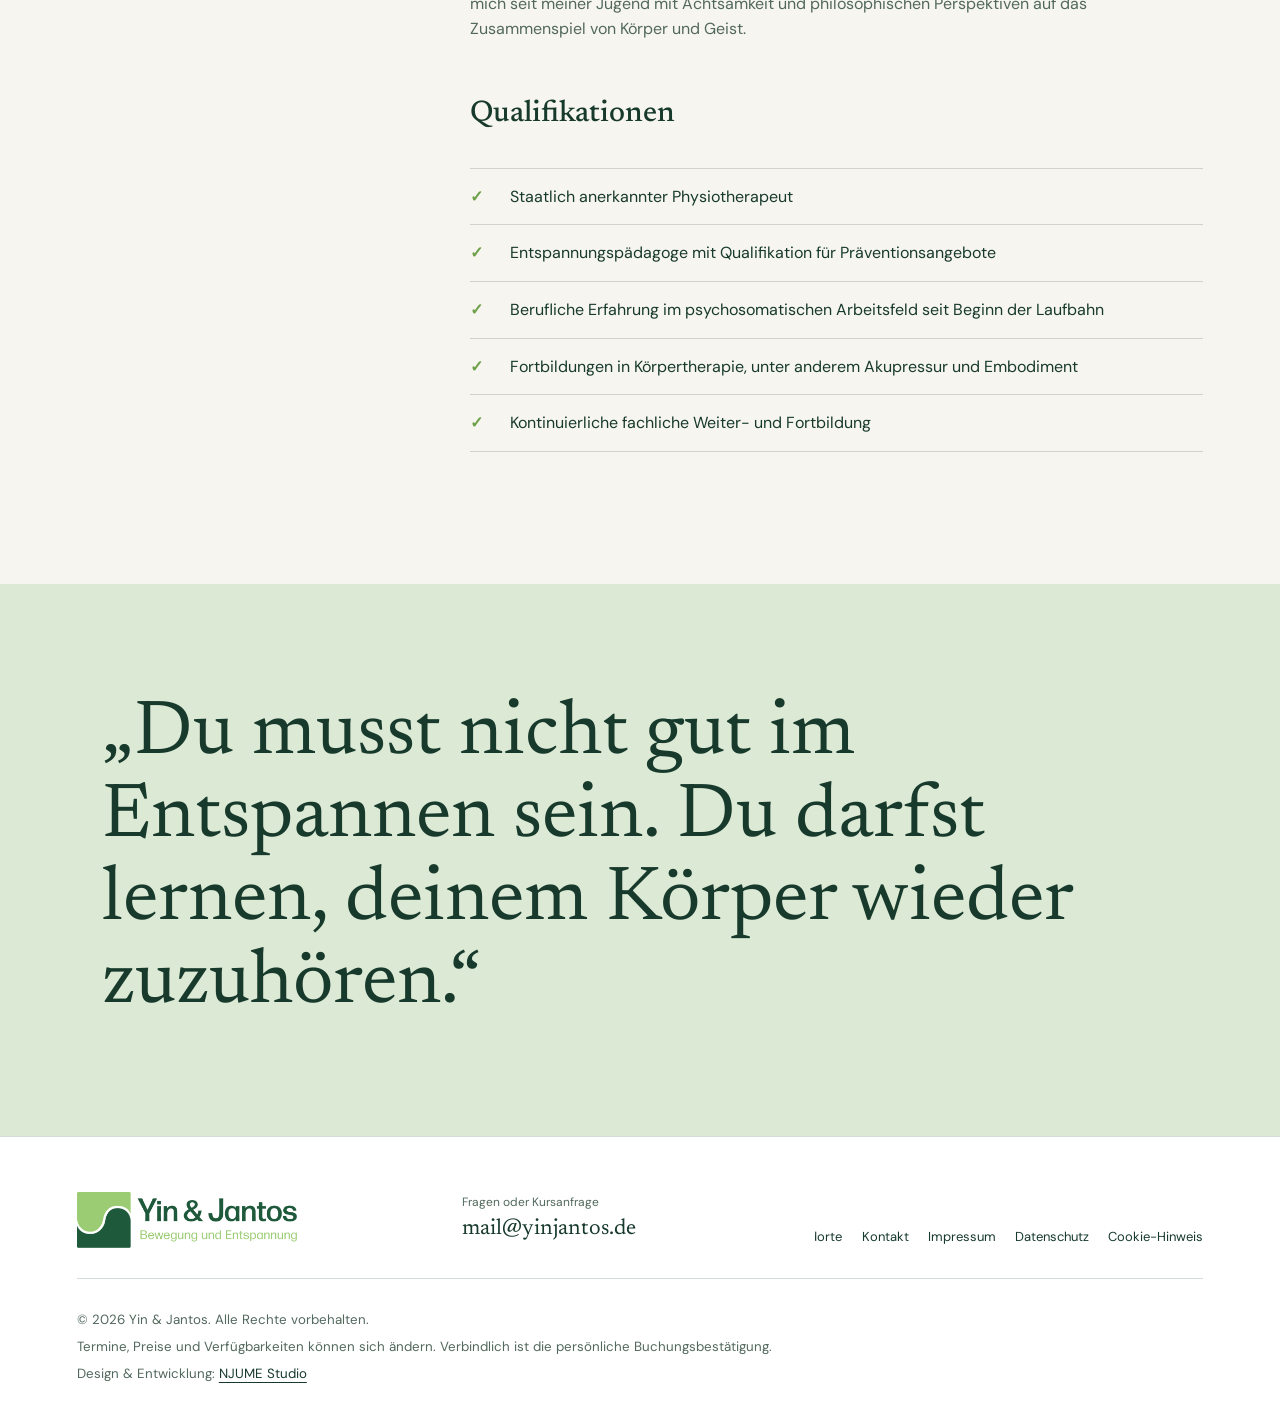
<file: concept-ruhe/ueber-mich/index.html>
<!doctype html>
<html lang="de">
<head>
  <meta charset="utf-8">
  <meta name="viewport" content="width=device-width, initial-scale=1">
  <meta name="description" content="Lio Jantos: Physiotherapeut und Entspannungspädagoge. Erfahre mehr über seinen klaren, körperorientierten Ansatz.">
  <title>Über Lio Jantos | Yin & Jantos</title>
  <link rel="canonical" href="https://lio-yin-jantos-concepts.vercel.app/concept-ruhe/ueber-mich/">
  <meta property="og:type" content="website">
  <meta property="og:site_name" content="Yin & Jantos">
  <meta property="og:locale" content="de_DE">
  <meta property="og:title" content="Über Lio Jantos | Yin & Jantos">
  <meta property="og:description" content="Lio Jantos: Physiotherapeut und Entspannungspädagoge. Erfahre mehr über seinen klaren, körperorientierten Ansatz.">
  <meta property="og:url" content="https://lio-yin-jantos-concepts.vercel.app/concept-ruhe/ueber-mich/">
  <meta property="og:image" content="https://lio-yin-jantos-concepts.vercel.app/concept-ruhe/assets/lio-home.webp">
  <meta name="twitter:card" content="summary_large_image">
  <meta name="twitter:title" content="Über Lio Jantos | Yin & Jantos">
  <meta name="twitter:description" content="Lio Jantos: Physiotherapeut und Entspannungspädagoge. Erfahre mehr über seinen klaren, körperorientierten Ansatz.">
  <meta name="twitter:image" content="https://lio-yin-jantos-concepts.vercel.app/concept-ruhe/assets/lio-home.webp">
  <link rel="icon" type="image/png" href="/concept-ruhe/assets/favicon.png">
  <link rel="stylesheet" href="/concept-ruhe/styles.css">
  <script src="/concept-ruhe/script.js" defer></script>
</head>
<body>
  <a class="skip-link" href="#main">Zum Inhalt springen</a>
  <site-header></site-header>
  <main id="main">
    <section class="about-page">
      <div class="about-page-copy">
        <p class="eyebrow dark">Über mich</p>
        <h1>Lio Jantos</h1>
        <p class="role">Physiotherapeut &amp;<br>Entspannungspädagoge</p>
        <p>Ich verbinde fundiertes Körperwissen mit einem klaren Blick auf Stress, mentale Belastung und die Fähigkeit zur Regeneration. In meinen Kursen geht es nicht um perfekte Entspannung. Es geht darum, den eigenen Körper wieder besser zu verstehen.</p>
        <div class="page-hero-actions">
          <a class="button button-dark" href="/concept-ruhe/kontakt/">Kontakt aufnehmen</a>
          <a class="button button-outline" href="/concept-ruhe/kurse/">Kurse ansehen</a>
        </div>
      </div>
      <div class="about-page-image">
        <img src="/concept-ruhe/assets/lio-portrait.webp" alt="Lio Jantos an einer Natursteinmauer" width="1600" height="1066">
      </div>
    </section>

    <section class="section">
      <div class="content-grid">
        <aside class="content-aside">
          <dl>
            <div><dt>Beruf</dt><dd>Physiotherapeut</dd></div>
            <div><dt>Schwerpunkt</dt><dd>Entspannungspädagogik</dd></div>
            <div><dt>Arbeitsfeld</dt><dd>Psychosomatik</dd></div>
            <div><dt>Ansatz</dt><dd>Körperorientiert und achtsamkeitsbasiert</dd></div>
          </dl>
        </aside>
        <article class="prose">
          <p class="lead">Menschen buchen nicht nur eine Methode. Sie brauchen Vertrauen in die Person, die sie begleitet.</p>
          <h2>Körper und Psyche zusammendenken</h2>
          <p>Seit Beginn meiner beruflichen Laufbahn arbeite ich im psychosomatischen Bereich. Dabei erlebe ich täglich, wie eng körperliche Spannung, innere Belastung und Erholung miteinander verbunden sind. Dieses Wissen übersetze ich in verständliche Übungen und klare Zusammenhänge.</p>
          <p>Meine Kurse sind ruhig angeleitet, wissenschaftlich orientiert und auf Augenhöhe. Es gibt keinen Leistungsdruck und kein Ideal, das du erreichen musst. Entscheidend ist, dass du eine Methode findest, die zu deinem Alltag passt und die du langfristig selbst nutzen kannst.</p>
          <p>Mein fachlicher Fokus liegt auf Entspannungspädagogik, Ausdauertraining und achtsamkeitsbasierten Verfahren. Fortbildungen in körpertherapeutischen Ansätzen, darunter Akupressur und Embodiment, erweitern meine Arbeit fortlaufend. Auch persönlich beschäftige ich mich seit meiner Jugend mit Achtsamkeit und philosophischen Perspektiven auf das Zusammenspiel von Körper und Geist.</p>
          <h3>Qualifikationen</h3>
          <ul class="check-list">
            <li>Staatlich anerkannter Physiotherapeut</li>
            <li>Entspannungspädagoge mit Qualifikation für Präventionsangebote</li>
            <li>Berufliche Erfahrung im psychosomatischen Arbeitsfeld seit Beginn der Laufbahn</li>
            <li>Fortbildungen in Körpertherapie, unter anderem Akupressur und Embodiment</li>
            <li>Kontinuierliche fachliche Weiter- und Fortbildung</li>
          </ul>
        </article>
      </div>
    </section>

    <section class="quote-band">
      <blockquote>„Du musst nicht gut im Entspannen sein. Du darfst lernen, deinem Körper wieder zuzuhören.“</blockquote>
    </section>
  </main>
  <site-footer></site-footer>
</body>
</html>
</file>
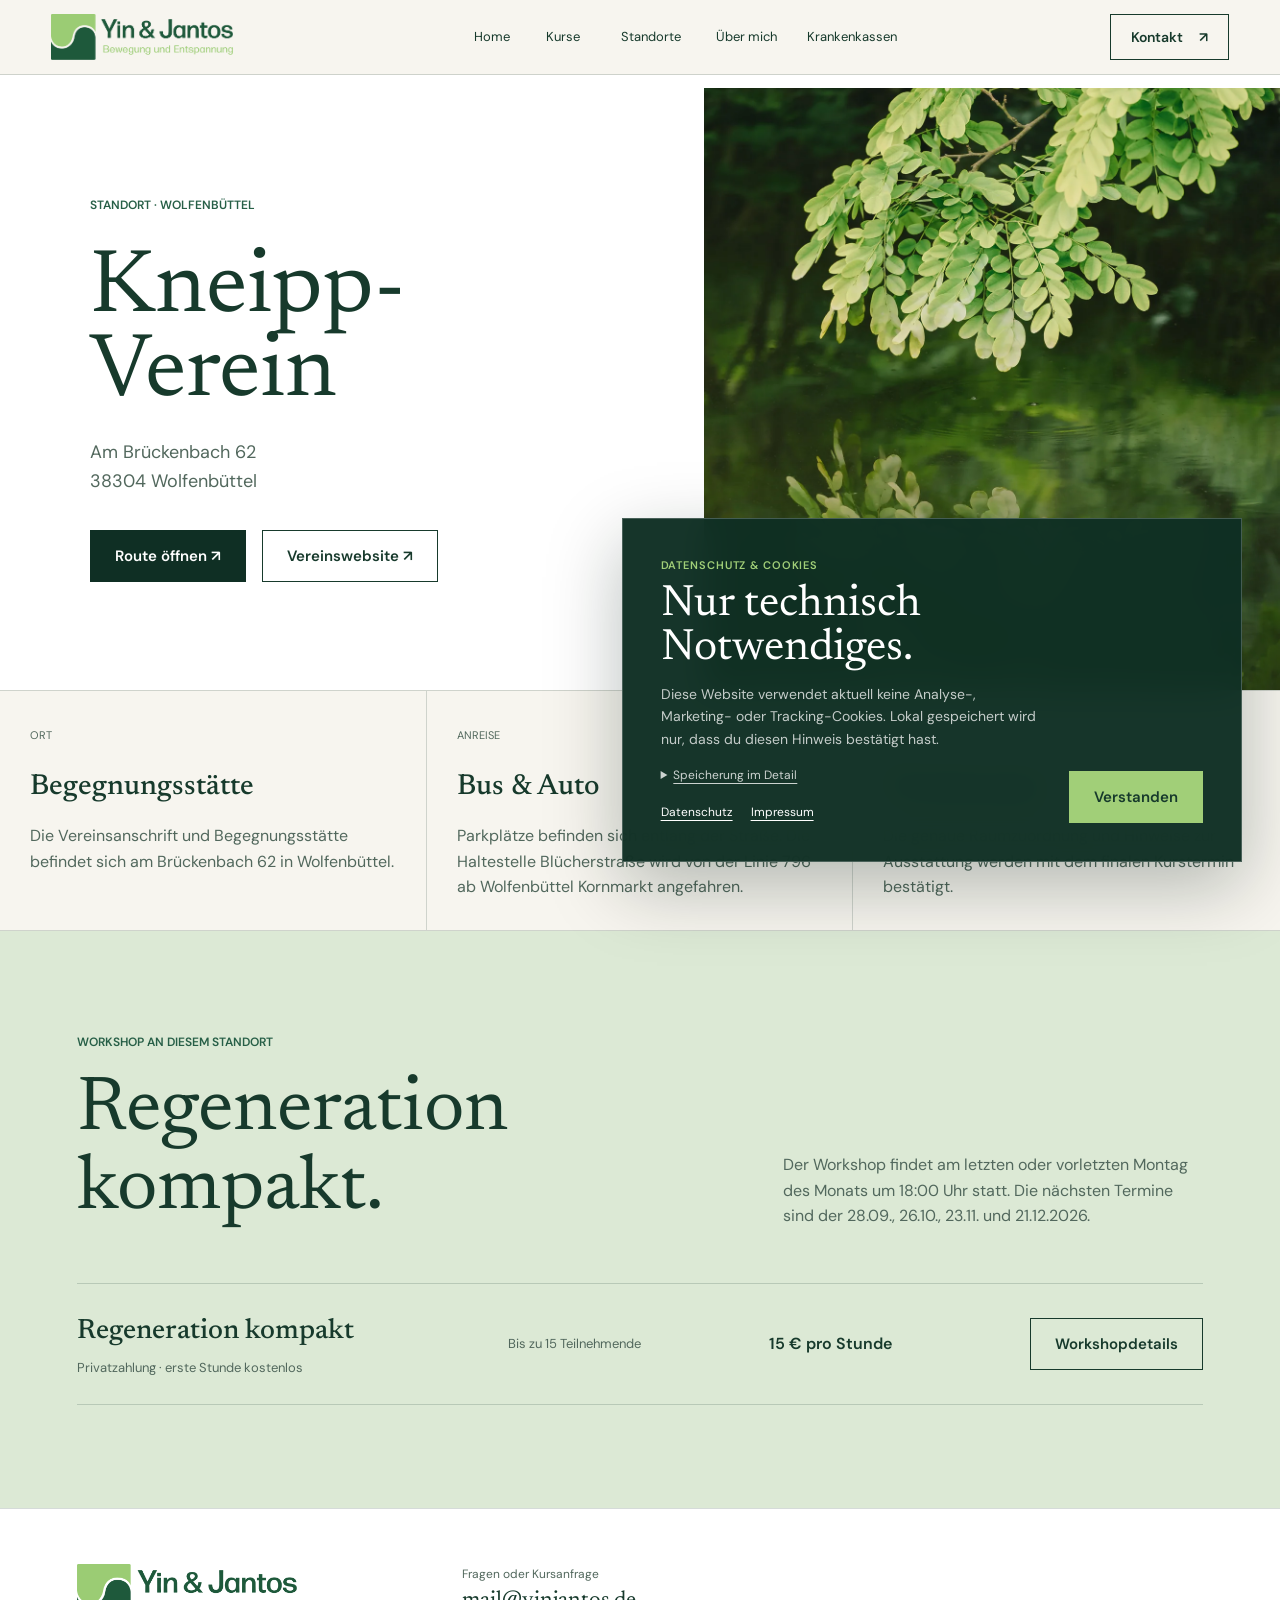
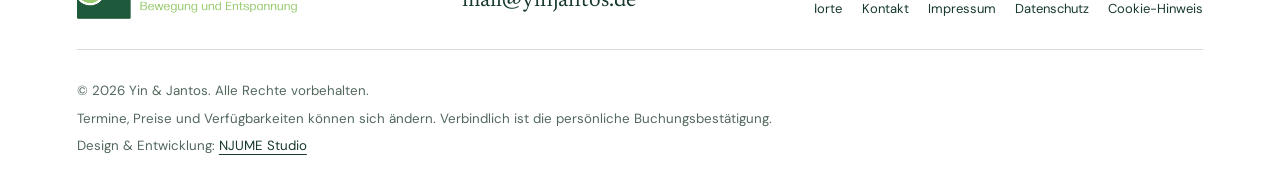
<file: concept-ruhe/standorte/kneipp-verein/index.html>
<!doctype html>
<html lang="de">
<head>
  <meta charset="utf-8">
  <meta name="viewport" content="width=device-width, initial-scale=1">
  <meta name="description" content="Regeneration kompakt von Yin & Jantos beim Kneipp-Verein Wolfenbüttel: Anschrift, Anreise und Workshopdetails.">
  <title>Kneipp-Verein Wolfenbüttel | Yin & Jantos Standort</title>
  <link rel="canonical" href="https://lio-yin-jantos-concepts.vercel.app/concept-ruhe/standorte/kneipp-verein/">
  <meta property="og:type" content="website">
  <meta property="og:site_name" content="Yin & Jantos">
  <meta property="og:locale" content="de_DE">
  <meta property="og:title" content="Kneipp-Verein Wolfenbüttel | Yin & Jantos Standort">
  <meta property="og:description" content="Regeneration kompakt von Yin & Jantos beim Kneipp-Verein Wolfenbüttel: Anschrift, Anreise und Workshopdetails.">
  <meta property="og:url" content="https://lio-yin-jantos-concepts.vercel.app/concept-ruhe/standorte/kneipp-verein/">
  <meta property="og:image" content="https://lio-yin-jantos-concepts.vercel.app/concept-ruhe/assets/lio-home.webp">
  <meta name="twitter:card" content="summary_large_image">
  <meta name="twitter:title" content="Kneipp-Verein Wolfenbüttel | Yin & Jantos Standort">
  <meta name="twitter:description" content="Regeneration kompakt von Yin & Jantos beim Kneipp-Verein Wolfenbüttel: Anschrift, Anreise und Workshopdetails.">
  <meta name="twitter:image" content="https://lio-yin-jantos-concepts.vercel.app/concept-ruhe/assets/lio-home.webp">
  <link rel="icon" type="image/png" href="/concept-ruhe/assets/favicon.png">
  <link rel="stylesheet" href="/concept-ruhe/styles.css">
  <script src="/concept-ruhe/script.js" defer></script>
</head>
<body>
  <a class="skip-link" href="#main">Zum Inhalt springen</a>
  <site-header></site-header>
  <main id="main">
    <section class="location-hero">
      <div class="location-hero-copy">
        <p class="eyebrow dark">Standort · Wolfenbüttel</p>
        <h1>Kneipp-Verein</h1>
        <address>Am Brückenbach 62<br>38304 Wolfenbüttel</address>
        <div class="page-hero-actions">
          <a class="button button-dark" href="https://www.google.com/maps/search/?api=1&query=Kneipp-Verein+Am+Brueckenbach+62+38304+Wolfenbuettel" target="_blank" rel="noreferrer">Route öffnen ↗</a>
          <a class="button button-outline" href="https://www.kneipp-wolfenbuettel.de/" target="_blank" rel="noreferrer">Vereinswebsite ↗</a>
        </div>
      </div>
      <div class="location-hero-visual" role="img" aria-label="Ruhige Wasseroberfläche als visuelles Motiv"></div>
    </section>

    <section class="location-facts">
      <article class="fact">
        <span>Ort</span>
        <h2>Begegnungsstätte</h2>
        <p>Die Vereinsanschrift und Begegnungsstätte befindet sich am Brückenbach 62 in Wolfenbüttel.</p>
      </article>
      <article class="fact">
        <span>Anreise</span>
        <h2>Bus &amp; Auto</h2>
        <p>Parkplätze befinden sich entlang der Straße. Die Haltestelle Blücherstraße wird von der Linie 796 ab Wolfenbüttel Kornmarkt angefahren.</p>
      </article>
      <article class="fact">
        <span>Raum</span>
        <h2>Vereinsraum</h2>
        <p>Die genaue Raumzuordnung und Hinweise zur Ausstattung werden mit dem finalen Kurstermin bestätigt.</p>
      </article>
    </section>

    <section class="course-schedule section">
      <div class="section-head">
        <div><div class="section-label">Workshop an diesem Standort</div><h2 class="section-heading">Regeneration kompakt.</h2></div>
        <p>Der Workshop findet am letzten oder vorletzten Montag des Monats um 18:00 Uhr statt. Die nächsten Termine sind der 28.09., 26.10., 23.11. und 21.12.2026.</p>
      </div>
      <div class="schedule-list">
        <div class="schedule-row">
          <div><h3>Regeneration kompakt</h3><span>Privatzahlung · erste Stunde kostenlos</span></div>
          <span>Bis zu 15 Teilnehmende</span><strong>15 € pro Stunde</strong>
          <a class="button button-outline" href="/concept-ruhe/kurse/zenfokus/entspannungsworkshop/">Workshopdetails</a>
        </div>
      </div>
    </section>
  </main>
  <site-footer></site-footer>
</body>
</html>
</file>
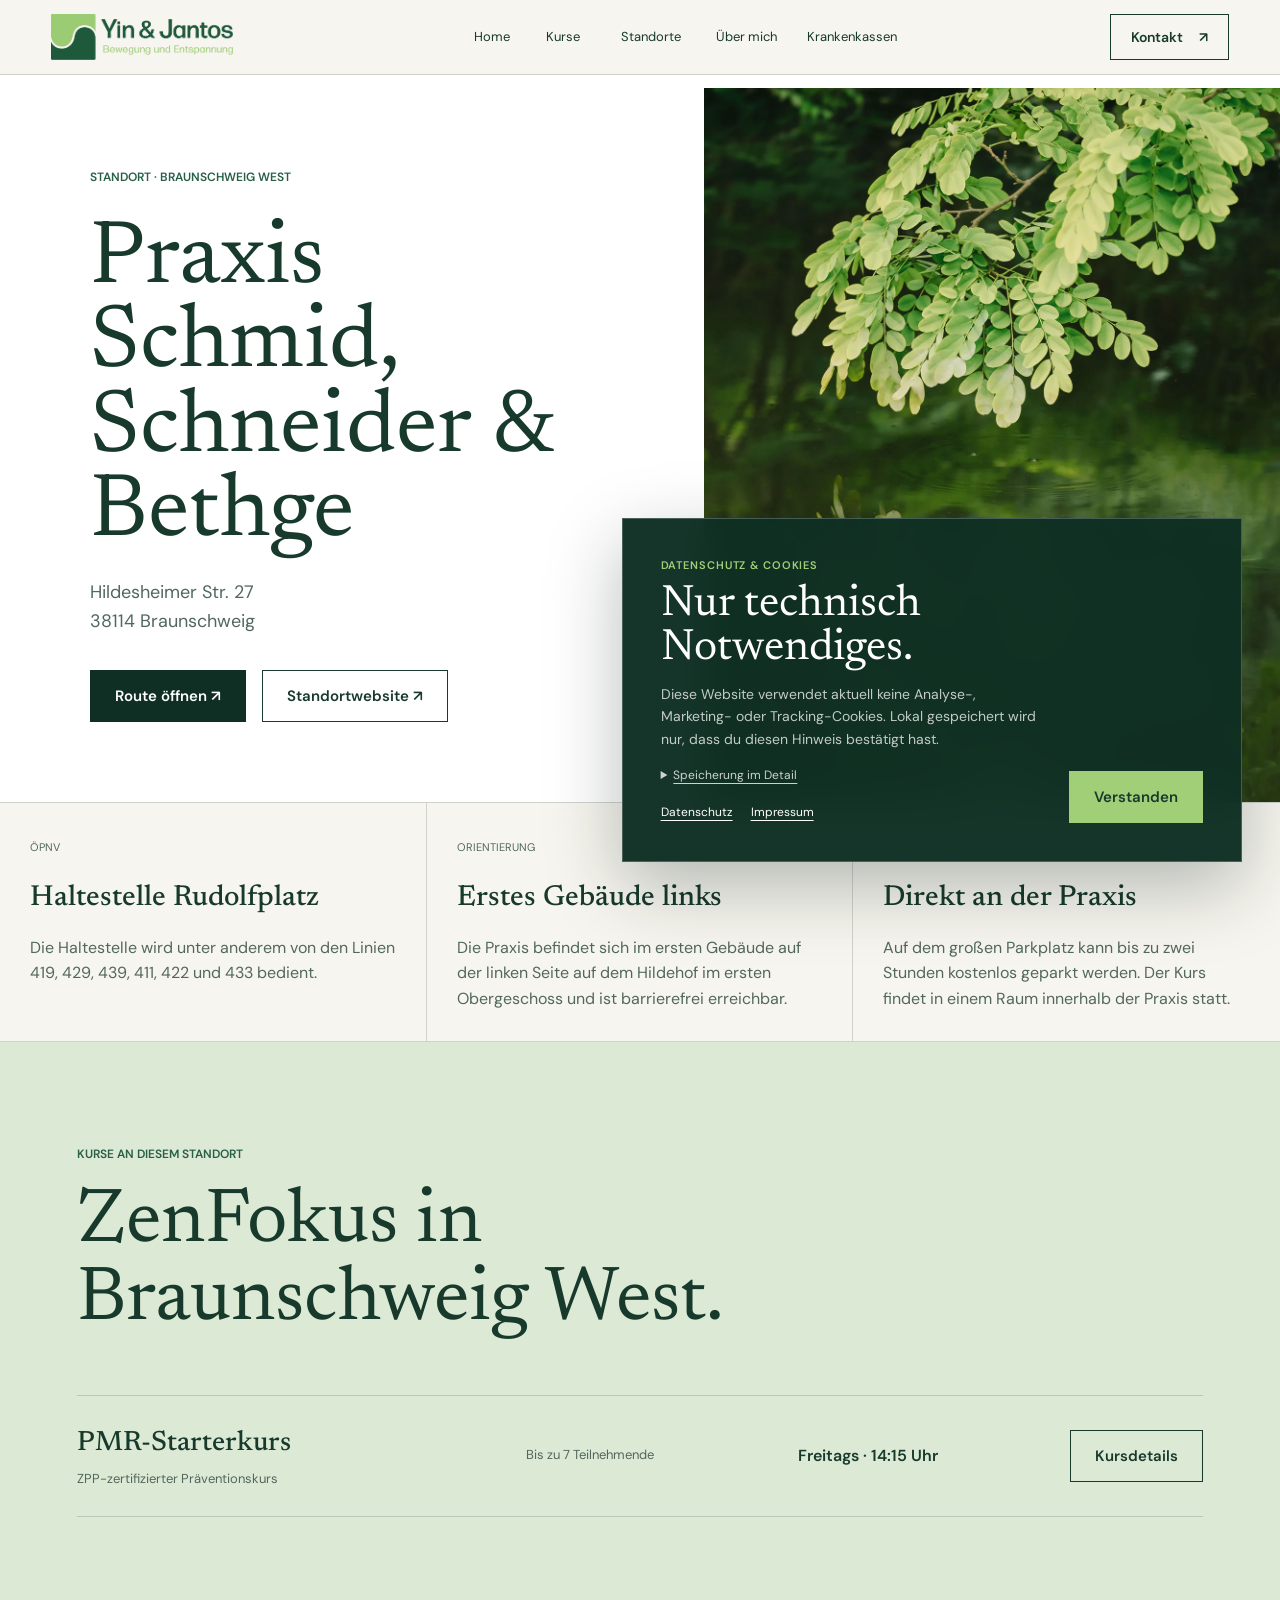
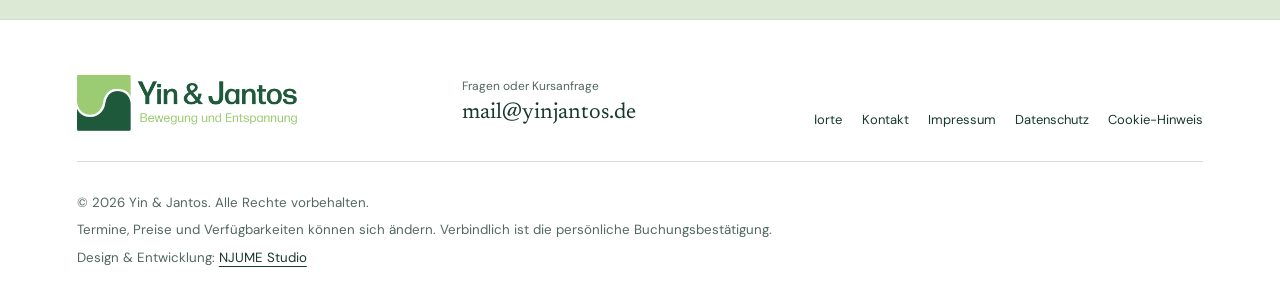
<file: concept-ruhe/standorte/praxis-schmid/index.html>
<!doctype html>
<html lang="de">
<head>
  <meta charset="utf-8">
  <meta name="viewport" content="width=device-width, initial-scale=1">
  <meta name="description" content="Yin & Jantos Kurse in der Praxis Schmid, Schneider & Bethge in Braunschweig: Anschrift, Anreise, Raum und angebotene Kurse.">
  <title>Praxis Schmid, Schneider & Bethge | Yin & Jantos Standort</title>
  <link rel="canonical" href="https://lio-yin-jantos-concepts.vercel.app/concept-ruhe/standorte/praxis-schmid/">
  <meta property="og:type" content="website">
  <meta property="og:site_name" content="Yin & Jantos">
  <meta property="og:locale" content="de_DE">
  <meta property="og:title" content="Praxis Schmid, Schneider & Bethge | Yin & Jantos Standort">
  <meta property="og:description" content="Yin & Jantos Kurse in der Praxis Schmid, Schneider & Bethge in Braunschweig: Anschrift, Anreise, Raum und angebotene Kurse.">
  <meta property="og:url" content="https://lio-yin-jantos-concepts.vercel.app/concept-ruhe/standorte/praxis-schmid/">
  <meta property="og:image" content="https://lio-yin-jantos-concepts.vercel.app/concept-ruhe/assets/lio-home.webp">
  <meta name="twitter:card" content="summary_large_image">
  <meta name="twitter:title" content="Praxis Schmid, Schneider & Bethge | Yin & Jantos Standort">
  <meta name="twitter:description" content="Yin & Jantos Kurse in der Praxis Schmid, Schneider & Bethge in Braunschweig: Anschrift, Anreise, Raum und angebotene Kurse.">
  <meta name="twitter:image" content="https://lio-yin-jantos-concepts.vercel.app/concept-ruhe/assets/lio-home.webp">
  <link rel="icon" type="image/png" href="/concept-ruhe/assets/favicon.png">
  <link rel="stylesheet" href="/concept-ruhe/styles.css">
  <script src="/concept-ruhe/script.js" defer></script>
</head>
<body>
  <a class="skip-link" href="#main">Zum Inhalt springen</a>
  <site-header></site-header>
  <main id="main">
    <section class="location-hero">
      <div class="location-hero-copy">
        <p class="eyebrow dark">Standort · Braunschweig West</p>
        <h1>Praxis Schmid, Schneider &amp; Bethge</h1>
        <address>Hildesheimer Str. 27<br>38114 Braunschweig</address>
        <div class="page-hero-actions">
          <a class="button button-dark" href="https://www.google.com/maps/search/?api=1&query=Hildesheimer+Strasse+27+38114+Braunschweig" target="_blank" rel="noreferrer">Route öffnen ↗</a>
          <a class="button button-outline" href="https://verhaltenstherapie-schmid.de/" target="_blank" rel="noreferrer">Standortwebsite ↗</a>
        </div>
      </div>
      <div class="location-hero-visual" role="img" aria-label="Ruhige Wasseroberfläche als visuelles Motiv"></div>
    </section>

    <section class="location-facts">
      <article class="fact">
        <span>ÖPNV</span>
        <h2>Haltestelle Rudolfplatz</h2>
        <p>Die Haltestelle wird unter anderem von den Linien 419, 429, 439, 411, 422 und 433 bedient.</p>
      </article>
      <article class="fact">
        <span>Orientierung</span>
        <h2>Erstes Gebäude links</h2>
        <p>Die Praxis befindet sich im ersten Gebäude auf der linken Seite auf dem Hildehof im ersten Obergeschoss und ist barrierefrei erreichbar.</p>
      </article>
      <article class="fact">
        <span>Parken &amp; Raum</span>
        <h2>Direkt an der Praxis</h2>
        <p>Auf dem großen Parkplatz kann bis zu zwei Stunden kostenlos geparkt werden. Der Kurs findet in einem Raum innerhalb der Praxis statt.</p>
      </article>
    </section>

    <section class="course-schedule section">
      <div class="section-head">
        <div><div class="section-label">Kurse an diesem Standort</div><h2 class="section-heading">ZenFokus in Braunschweig West.</h2></div>
      </div>
      <div class="schedule-list">
        <div class="schedule-row">
          <div><h3>PMR-Starterkurs</h3><span>ZPP-zertifizierter Präventionskurs</span></div>
          <span>Bis zu 7 Teilnehmende</span><strong>Freitags · 14:15 Uhr</strong>
          <a class="button button-outline" href="/concept-ruhe/kurse/zenfokus/pmr-starterkurs/">Kursdetails</a>
        </div>
      </div>
    </section>
  </main>
  <site-footer></site-footer>
</body>
</html>
</file>
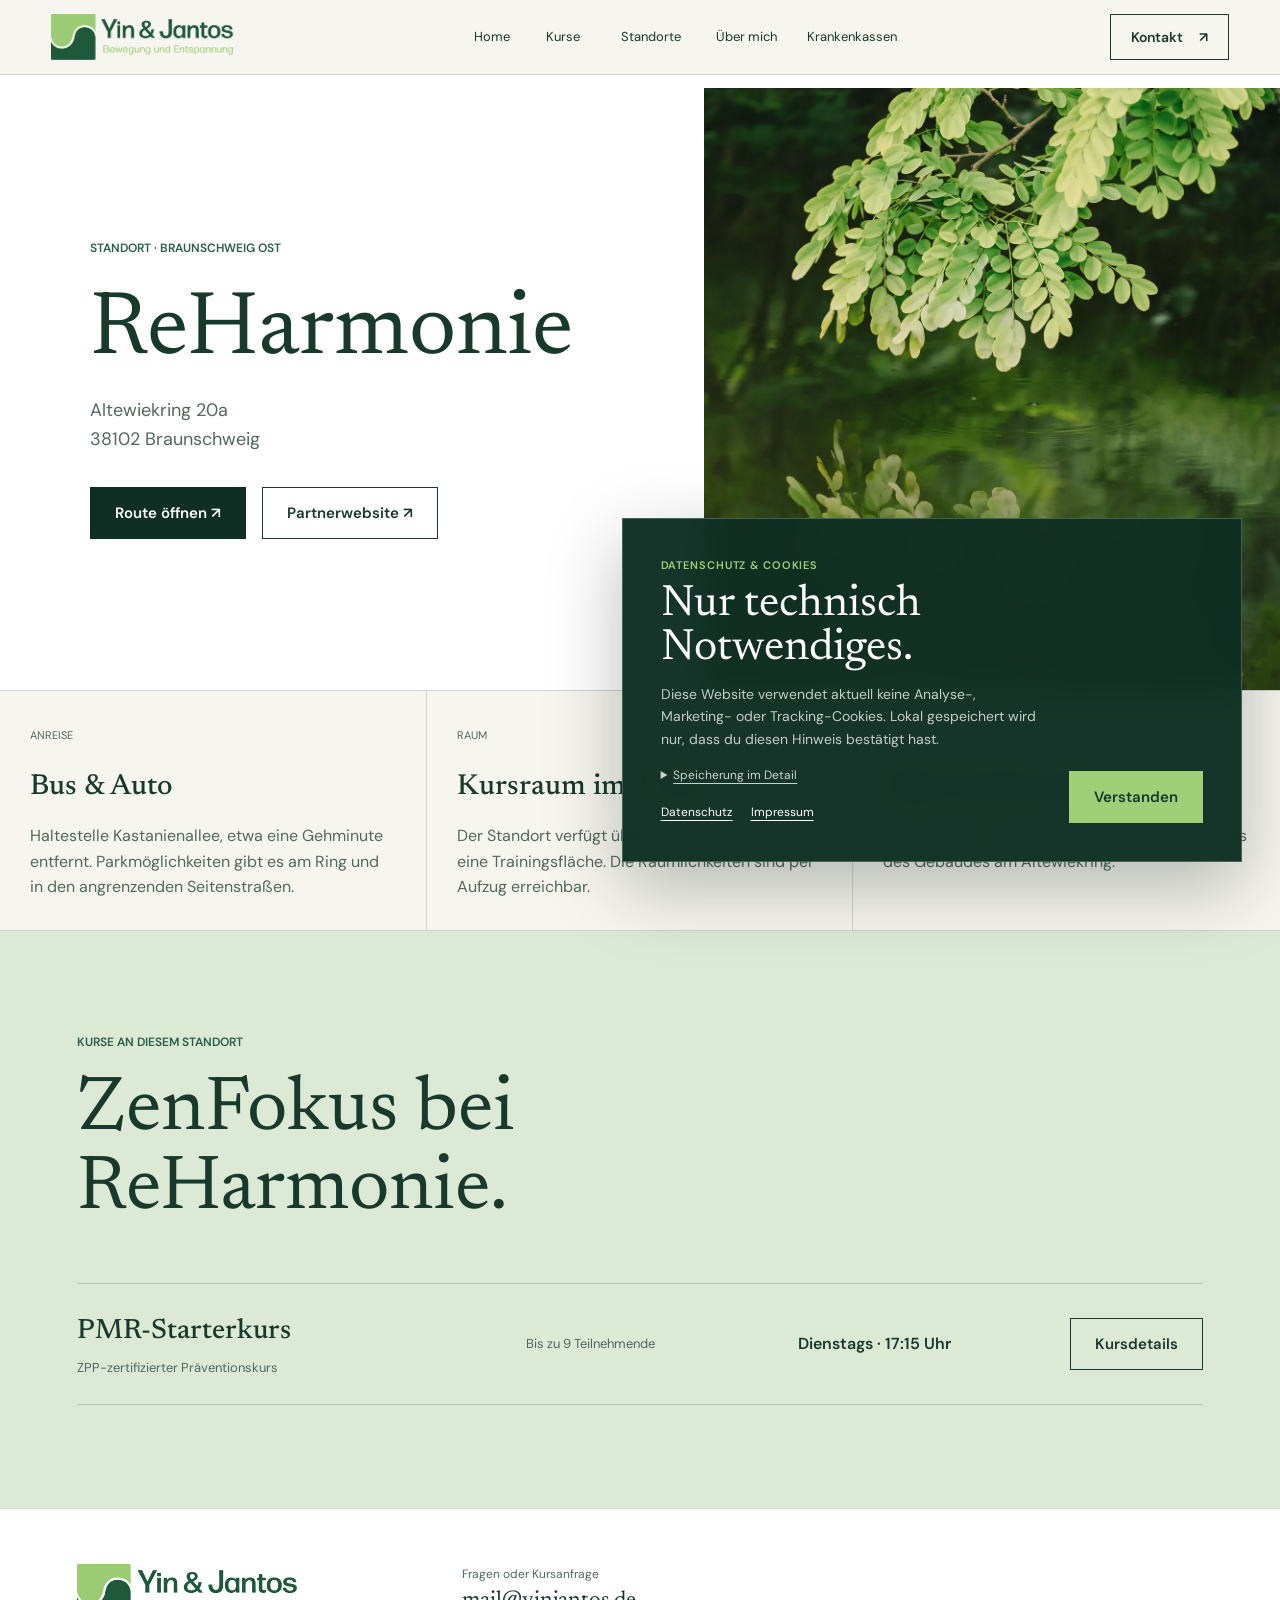
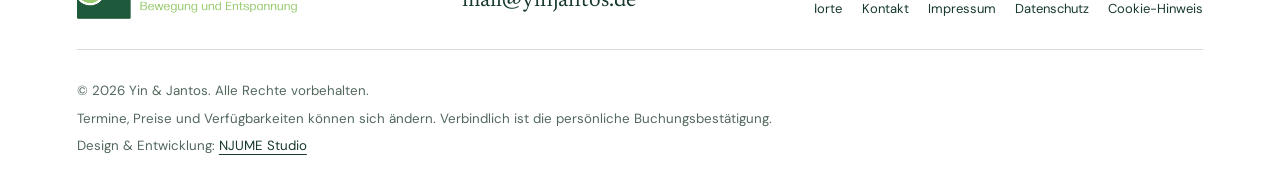
<file: concept-ruhe/standorte/reharmonie/index.html>
<!doctype html>
<html lang="de">
<head>
  <meta charset="utf-8">
  <meta name="viewport" content="width=device-width, initial-scale=1">
  <meta name="description" content="Yin & Jantos Kurse bei ReHarmonie in Braunschweig: Anschrift, Anreise, Raum und angebotene Kurse.">
  <title>ReHarmonie Braunschweig | Yin & Jantos Standort</title>
  <link rel="canonical" href="https://lio-yin-jantos-concepts.vercel.app/concept-ruhe/standorte/reharmonie/">
  <meta property="og:type" content="website">
  <meta property="og:site_name" content="Yin & Jantos">
  <meta property="og:locale" content="de_DE">
  <meta property="og:title" content="ReHarmonie Braunschweig | Yin & Jantos Standort">
  <meta property="og:description" content="Yin & Jantos Kurse bei ReHarmonie in Braunschweig: Anschrift, Anreise, Raum und angebotene Kurse.">
  <meta property="og:url" content="https://lio-yin-jantos-concepts.vercel.app/concept-ruhe/standorte/reharmonie/">
  <meta property="og:image" content="https://lio-yin-jantos-concepts.vercel.app/concept-ruhe/assets/lio-home.webp">
  <meta name="twitter:card" content="summary_large_image">
  <meta name="twitter:title" content="ReHarmonie Braunschweig | Yin & Jantos Standort">
  <meta name="twitter:description" content="Yin & Jantos Kurse bei ReHarmonie in Braunschweig: Anschrift, Anreise, Raum und angebotene Kurse.">
  <meta name="twitter:image" content="https://lio-yin-jantos-concepts.vercel.app/concept-ruhe/assets/lio-home.webp">
  <link rel="icon" type="image/png" href="/concept-ruhe/assets/favicon.png">
  <link rel="stylesheet" href="/concept-ruhe/styles.css">
  <script src="/concept-ruhe/script.js" defer></script>
</head>
<body>
  <a class="skip-link" href="#main">Zum Inhalt springen</a>
  <site-header></site-header>
  <main id="main">
    <section class="location-hero">
      <div class="location-hero-copy">
        <p class="eyebrow dark">Standort · Braunschweig Ost</p>
        <h1>ReHarmonie</h1>
        <address>Altewiekring 20a<br>38102 Braunschweig</address>
        <div class="page-hero-actions">
          <a class="button button-dark" href="https://www.google.com/maps/search/?api=1&query=ReHarmonie+Altewiekring+20a+38102+Braunschweig" target="_blank" rel="noreferrer">Route öffnen ↗</a>
          <a class="button button-outline" href="https://www.reharmonie-braunschweig.de/" target="_blank" rel="noreferrer">Partnerwebsite ↗</a>
        </div>
      </div>
      <div class="location-hero-visual" role="img" aria-label="Ruhige Wasseroberfläche als visuelles Motiv"></div>
    </section>

    <section class="location-facts">
      <article class="fact">
        <span>Anreise</span>
        <h2>Bus &amp; Auto</h2>
        <p>Haltestelle Kastanienallee, etwa eine Gehminute entfernt. Parkmöglichkeiten gibt es am Ring und in den angrenzenden Seitenstraßen.</p>
      </article>
      <article class="fact">
        <span>Raum</span>
        <h2>Kursraum im 2. OG</h2>
        <p>Der Standort verfügt über einen Kursraum und eine Trainingsfläche. Die Räumlichkeiten sind per Aufzug erreichbar.</p>
      </article>
      <article class="fact">
        <span>Orientierung</span>
        <h2>Mars-la-Tour-Kaserne</h2>
        <p>Die Praxis befindet sich im zweiten Obergeschoss des Gebäudes am Altewiekring.</p>
      </article>
    </section>

    <section class="course-schedule section">
      <div class="section-head">
        <div><div class="section-label">Kurse an diesem Standort</div><h2 class="section-heading">ZenFokus bei ReHarmonie.</h2></div>
      </div>
      <div class="schedule-list">
        <div class="schedule-row">
          <div><h3>PMR-Starterkurs</h3><span>ZPP-zertifizierter Präventionskurs</span></div>
          <span>Bis zu 9 Teilnehmende</span><strong>Dienstags · 17:15 Uhr</strong>
          <a class="button button-outline" href="/concept-ruhe/kurse/zenfokus/pmr-starterkurs/">Kursdetails</a>
        </div>
      </div>
    </section>
  </main>
  <site-footer></site-footer>
</body>
</html>
</file>
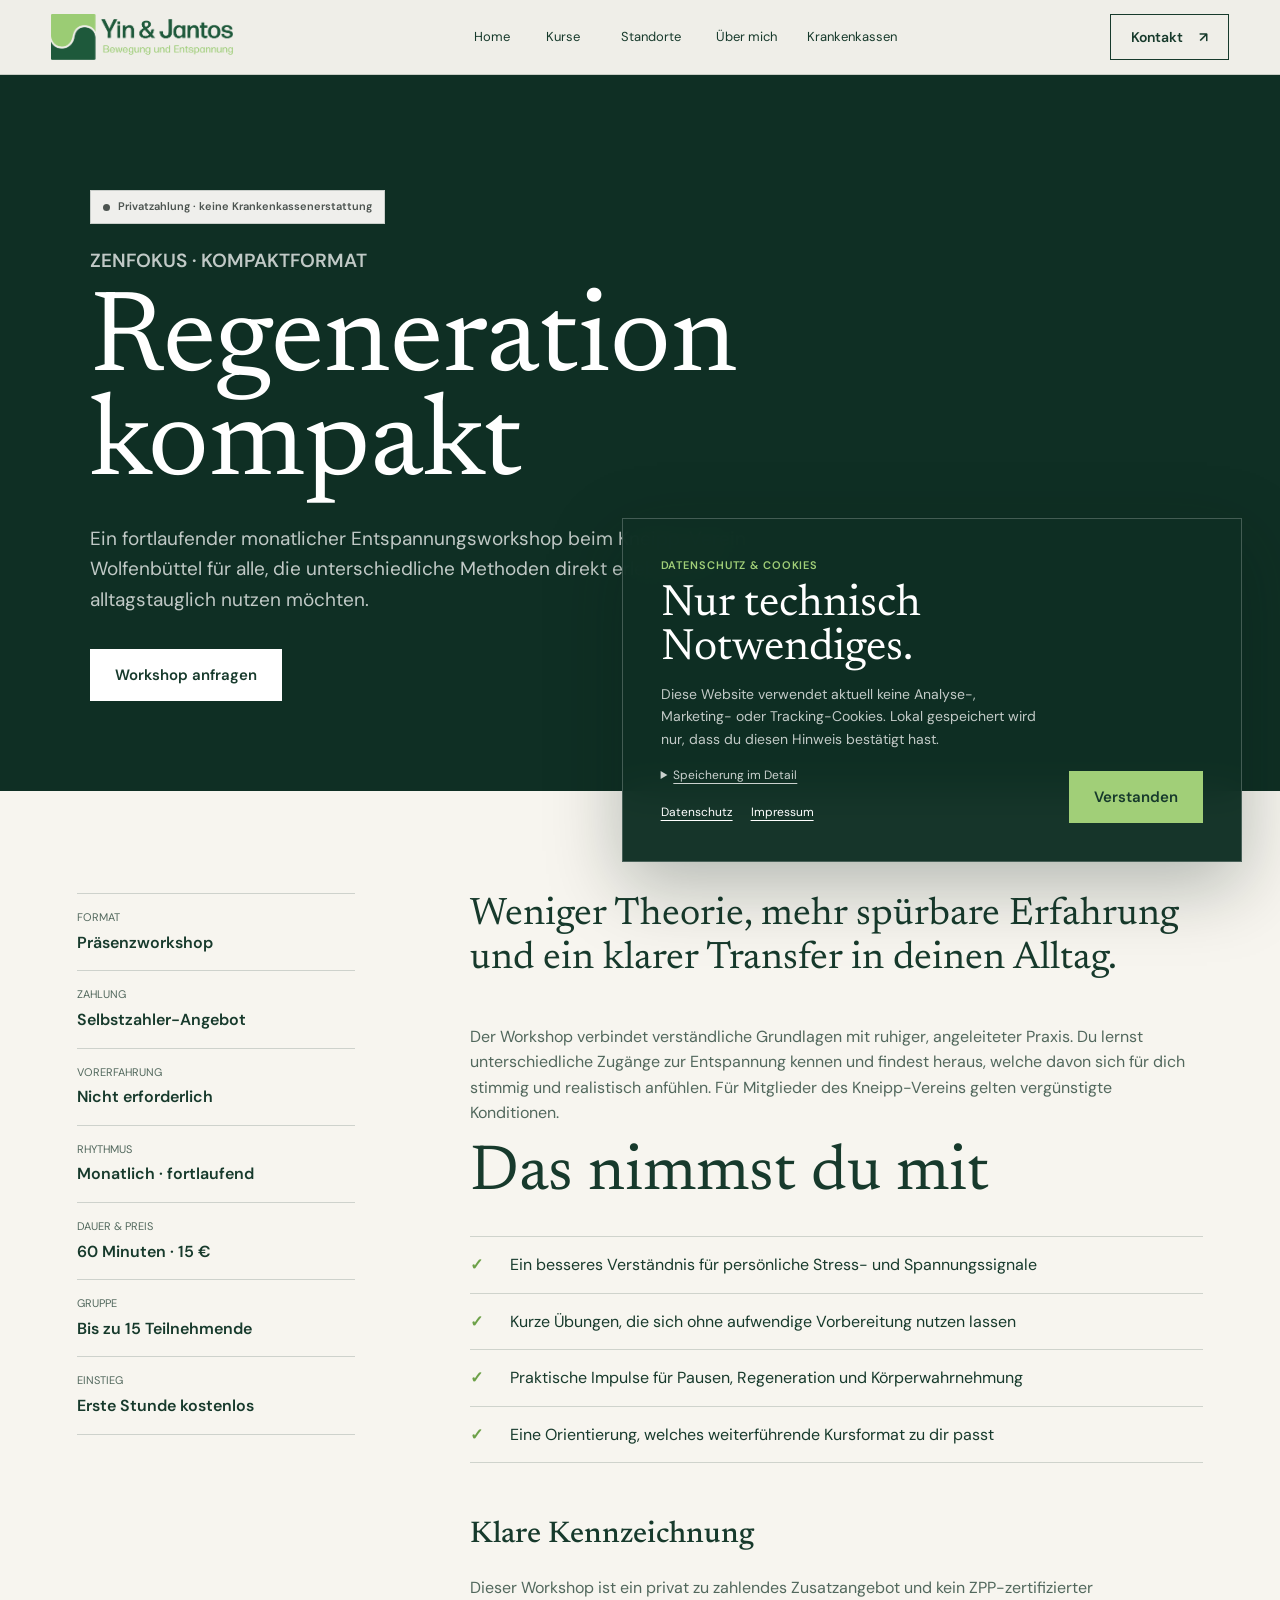
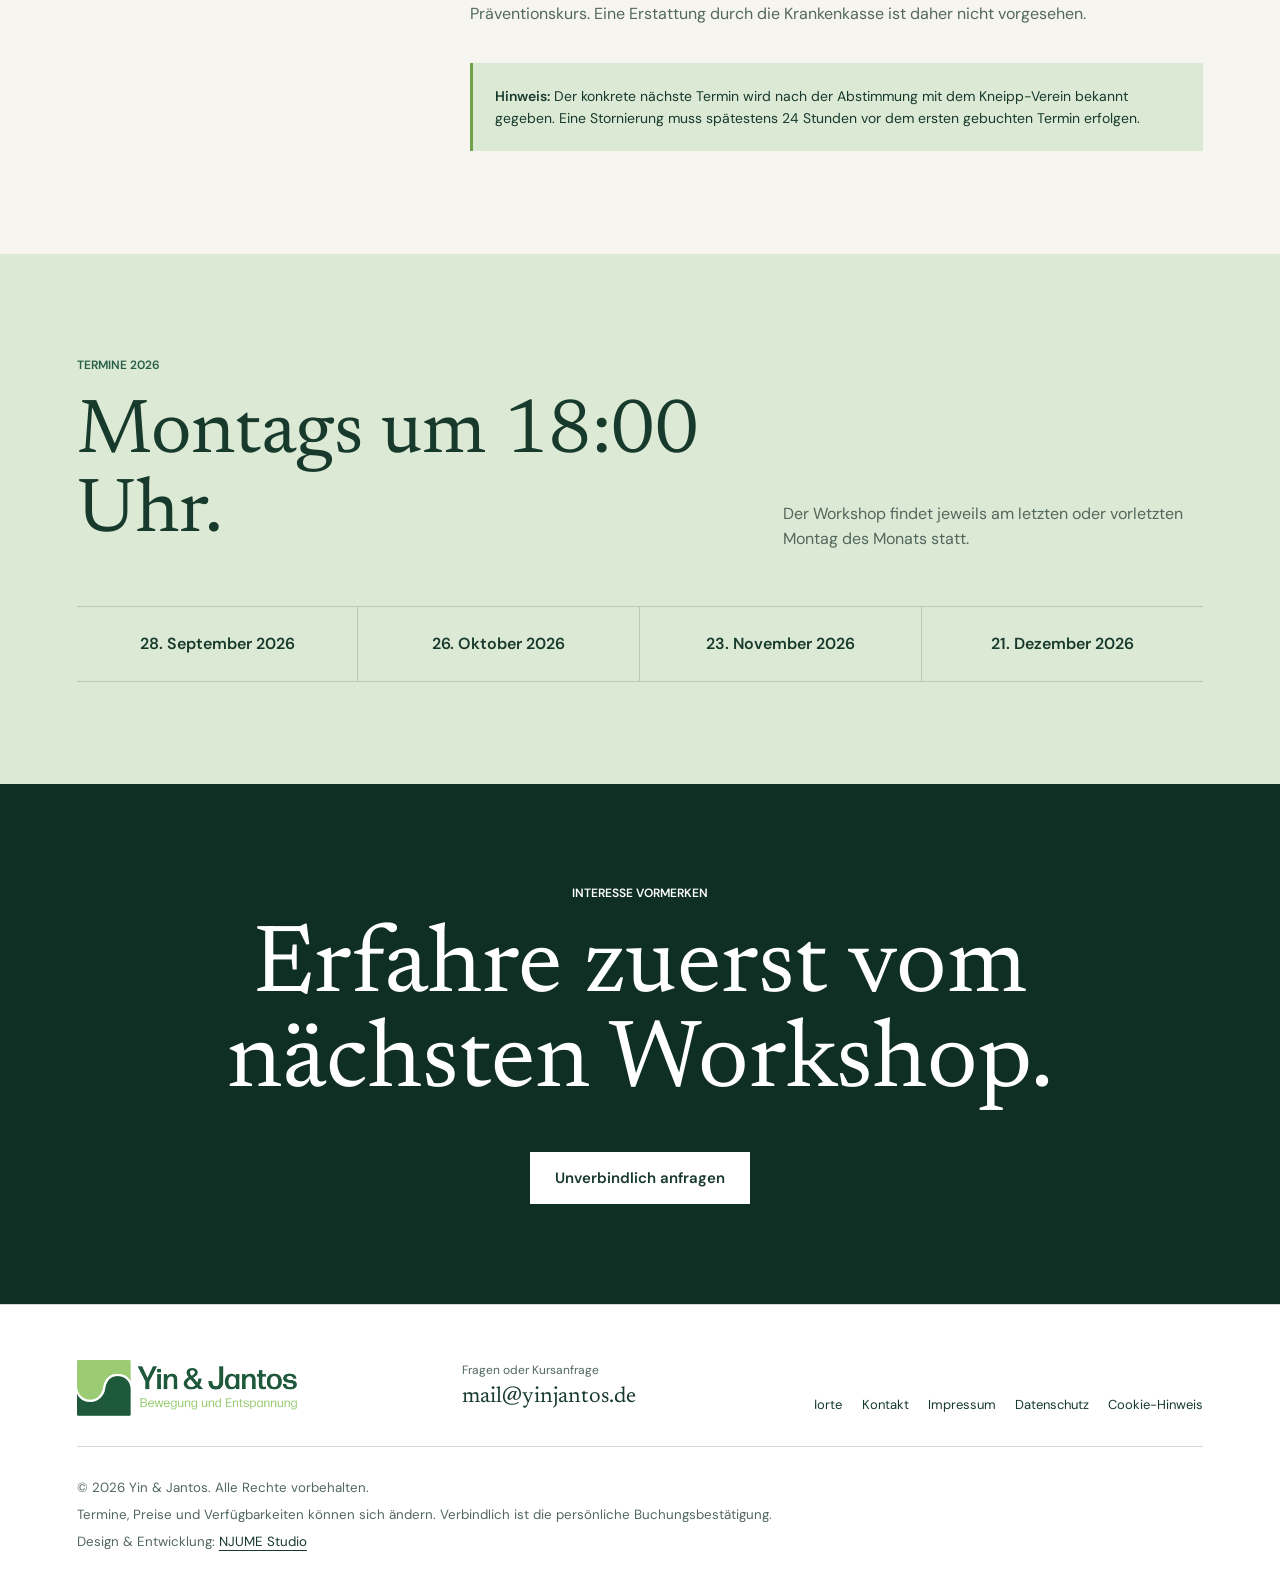
<file: concept-ruhe/kurse/zenfokus/entspannungsworkshop/index.html>
<!doctype html>
<html lang="de">
<head>
  <meta charset="utf-8">
  <meta name="viewport" content="width=device-width, initial-scale=1">
  <meta name="description" content="Regeneration kompakt mit Lio Jantos: monatlicher Entspannungsworkshop beim Kneipp-Verein Wolfenbüttel mit kostenloser Probestunde.">
  <title>Regeneration kompakt | Yin & Jantos ZenFokus</title>
  <link rel="canonical" href="https://lio-yin-jantos-concepts.vercel.app/concept-ruhe/kurse/zenfokus/entspannungsworkshop/">
  <meta property="og:type" content="website">
  <meta property="og:site_name" content="Yin & Jantos">
  <meta property="og:locale" content="de_DE">
  <meta property="og:title" content="Regeneration kompakt | Yin & Jantos ZenFokus">
  <meta property="og:description" content="Regeneration kompakt mit Lio Jantos: monatlicher Entspannungsworkshop beim Kneipp-Verein Wolfenbüttel mit kostenloser Probestunde.">
  <meta property="og:url" content="https://lio-yin-jantos-concepts.vercel.app/concept-ruhe/kurse/zenfokus/entspannungsworkshop/">
  <meta property="og:image" content="https://lio-yin-jantos-concepts.vercel.app/concept-ruhe/assets/lio-home.webp">
  <meta name="twitter:card" content="summary_large_image">
  <meta name="twitter:title" content="Regeneration kompakt | Yin & Jantos ZenFokus">
  <meta name="twitter:description" content="Regeneration kompakt mit Lio Jantos: monatlicher Entspannungsworkshop beim Kneipp-Verein Wolfenbüttel mit kostenloser Probestunde.">
  <meta name="twitter:image" content="https://lio-yin-jantos-concepts.vercel.app/concept-ruhe/assets/lio-home.webp">
  <link rel="icon" type="image/png" href="/concept-ruhe/assets/favicon.png">
  <link rel="stylesheet" href="/concept-ruhe/styles.css">
  <script src="/concept-ruhe/script.js" defer></script>
  <script type="application/ld+json">
  {
    "@context": "https://schema.org",
    "@type": "Course",
    "name": "Regeneration kompakt",
    "description": "Monatlicher Entspannungsworkshop beim Kneipp-Verein Wolfenbüttel. Privat zu zahlendes Zusatzangebot, kein ZPP-zertifizierter Präventionskurs, keine Krankenkassenerstattung. Erste Stunde kostenlos.",
    "provider": {
      "@type": "Organization",
      "name": "Yin & Jantos",
      "sameAs": "https://lio-yin-jantos-concepts.vercel.app/concept-ruhe/"
    },
    "offers": {
      "@type": "Offer",
      "price": "15",
      "priceCurrency": "EUR",
      "description": "Pro Termin, ermäßigt für Mitglieder des Kneipp-Vereins. Erste Stunde kostenlos."
    },
    "hasCourseInstance": [
      {
        "@type": "CourseInstance",
        "courseMode": "Onsite",
        "startDate": "2026-09-28T18:00",
        "location": {
          "@type": "Place",
          "name": "Kneipp-Verein Wolfenbüttel",
          "address": {
            "@type": "PostalAddress",
            "streetAddress": "Am Brückenbach 62",
            "postalCode": "38304",
            "addressLocality": "Wolfenbüttel",
            "addressCountry": "DE"
          }
        }
      },
      {
        "@type": "CourseInstance",
        "courseMode": "Onsite",
        "startDate": "2026-10-26T18:00",
        "location": {
          "@type": "Place",
          "name": "Kneipp-Verein Wolfenbüttel",
          "address": {
            "@type": "PostalAddress",
            "streetAddress": "Am Brückenbach 62",
            "postalCode": "38304",
            "addressLocality": "Wolfenbüttel",
            "addressCountry": "DE"
          }
        }
      },
      {
        "@type": "CourseInstance",
        "courseMode": "Onsite",
        "startDate": "2026-11-23T18:00",
        "location": {
          "@type": "Place",
          "name": "Kneipp-Verein Wolfenbüttel",
          "address": {
            "@type": "PostalAddress",
            "streetAddress": "Am Brückenbach 62",
            "postalCode": "38304",
            "addressLocality": "Wolfenbüttel",
            "addressCountry": "DE"
          }
        }
      },
      {
        "@type": "CourseInstance",
        "courseMode": "Onsite",
        "startDate": "2026-12-21T18:00",
        "location": {
          "@type": "Place",
          "name": "Kneipp-Verein Wolfenbüttel",
          "address": {
            "@type": "PostalAddress",
            "streetAddress": "Am Brückenbach 62",
            "postalCode": "38304",
            "addressLocality": "Wolfenbüttel",
            "addressCountry": "DE"
          }
        }
      }
    ]
  }
  </script>
</head>
<body>
  <a class="skip-link" href="#main">Zum Inhalt springen</a>
  <site-header></site-header>
  <main id="main">
    <section class="page-hero">
      <div class="page-hero-inner">
        <span class="badge badge-private">Privatzahlung · keine Krankenkassenerstattung</span>
        <p class="eyebrow">ZenFokus · Kompaktformat</p>
        <h1>Regeneration kompakt</h1>
        <p>Ein fortlaufender monatlicher Entspannungsworkshop beim Kneipp-Verein Wolfenbüttel für alle, die unterschiedliche Methoden direkt erleben und alltagstauglich nutzen möchten.</p>
        <div class="page-hero-actions">
          <a class="button button-light" href="/concept-ruhe/kontakt/?kurs=workshop">Workshop anfragen</a>
        </div>
      </div>
    </section>

    <section class="section">
      <div class="content-grid">
        <aside class="content-aside" aria-label="Workshopübersicht">
          <dl>
            <div><dt>Format</dt><dd>Präsenzworkshop</dd></div>
            <div><dt>Zahlung</dt><dd>Selbstzahler-Angebot</dd></div>
            <div><dt>Vorerfahrung</dt><dd>Nicht erforderlich</dd></div>
            <div><dt>Rhythmus</dt><dd>Monatlich · fortlaufend</dd></div>
            <div><dt>Dauer &amp; Preis</dt><dd>60 Minuten · 15 €</dd></div>
            <div><dt>Gruppe</dt><dd>Bis zu 15 Teilnehmende</dd></div>
            <div><dt>Einstieg</dt><dd>Erste Stunde kostenlos</dd></div>
          </dl>
        </aside>
        <article class="prose">
          <p class="lead">Weniger Theorie, mehr spürbare Erfahrung und ein klarer Transfer in deinen Alltag.</p>
          <p>Der Workshop verbindet verständliche Grundlagen mit ruhiger, angeleiteter Praxis. Du lernst unterschiedliche Zugänge zur Entspannung kennen und findest heraus, welche davon sich für dich stimmig und realistisch anfühlen. Für Mitglieder des Kneipp-Vereins gelten vergünstigte Konditionen.</p>
          <h2>Das nimmst du mit</h2>
          <ul class="check-list">
            <li>Ein besseres Verständnis für persönliche Stress- und Spannungssignale</li>
            <li>Kurze Übungen, die sich ohne aufwendige Vorbereitung nutzen lassen</li>
            <li>Praktische Impulse für Pausen, Regeneration und Körperwahrnehmung</li>
            <li>Eine Orientierung, welches weiterführende Kursformat zu dir passt</li>
          </ul>
          <h3>Klare Kennzeichnung</h3>
          <p>Dieser Workshop ist ein privat zu zahlendes Zusatzangebot und kein ZPP-zertifizierter Präventionskurs. Eine Erstattung durch die Krankenkasse ist daher nicht vorgesehen.</p>
          <div class="legal-note"><strong>Hinweis:</strong> Der konkrete nächste Termin wird nach der Abstimmung mit dem Kneipp-Verein bekannt gegeben. Eine Stornierung muss spätestens 24 Stunden vor dem ersten gebuchten Termin erfolgen.</div>
        </article>
      </div>
    </section>

    <section class="course-schedule section" aria-labelledby="workshop-dates-title">
      <div class="section-head">
        <div>
          <div class="section-label">Termine 2026</div>
          <h2 class="section-heading" id="workshop-dates-title">Montags um 18:00 Uhr.</h2>
        </div>
        <p>Der Workshop findet jeweils am letzten oder vorletzten Montag des Monats statt.</p>
      </div>
      <div class="date-chip-list" aria-label="Workshoptermine 2026">
        <time datetime="2026-09-28T18:00">28. September 2026</time>
        <time datetime="2026-10-26T18:00">26. Oktober 2026</time>
        <time datetime="2026-11-23T18:00">23. November 2026</time>
        <time datetime="2026-12-21T18:00">21. Dezember 2026</time>
      </div>
    </section>

    <section class="closing">
      <p class="eyebrow">Interesse vormerken</p>
      <h2>Erfahre zuerst vom nächsten Workshop.</h2>
      <a class="button button-light" href="/concept-ruhe/kontakt/?kurs=workshop">Unverbindlich anfragen</a>
    </section>
  </main>
  <site-footer></site-footer>
</body>
</html>
</file>
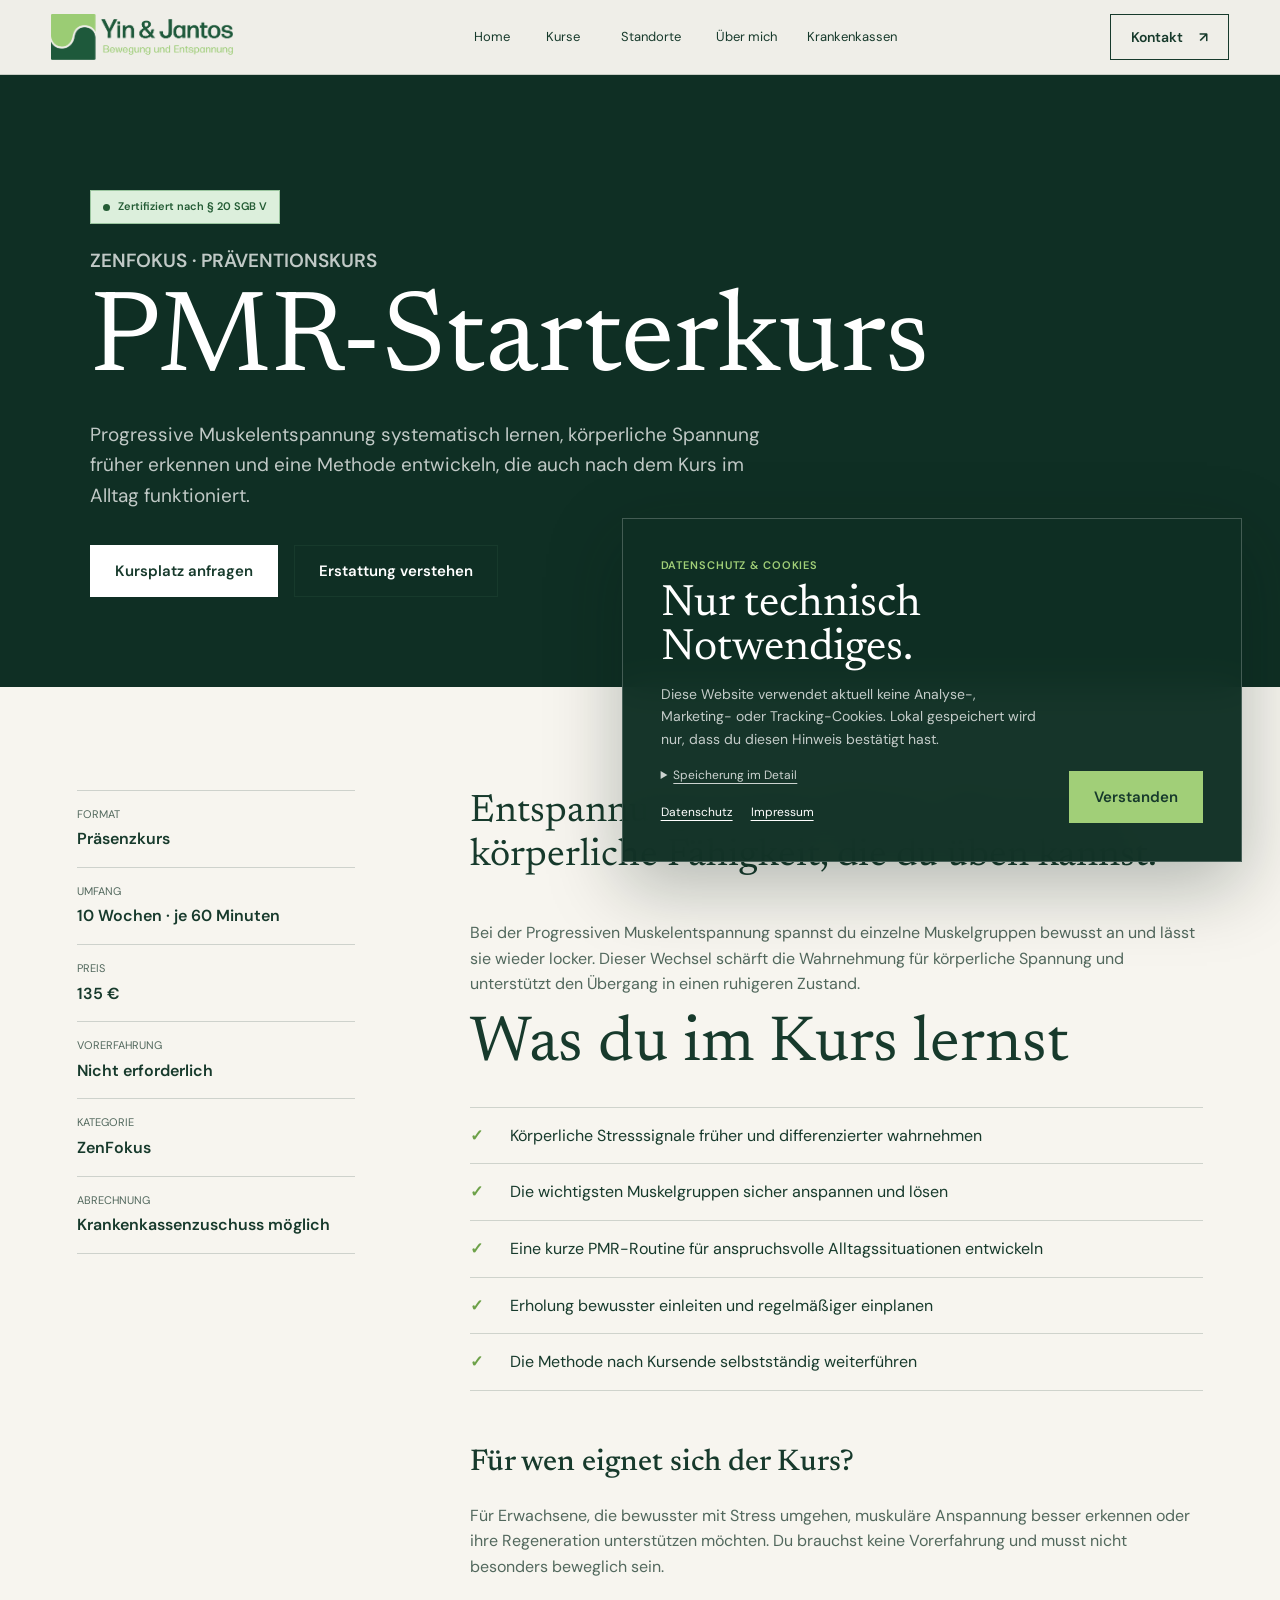
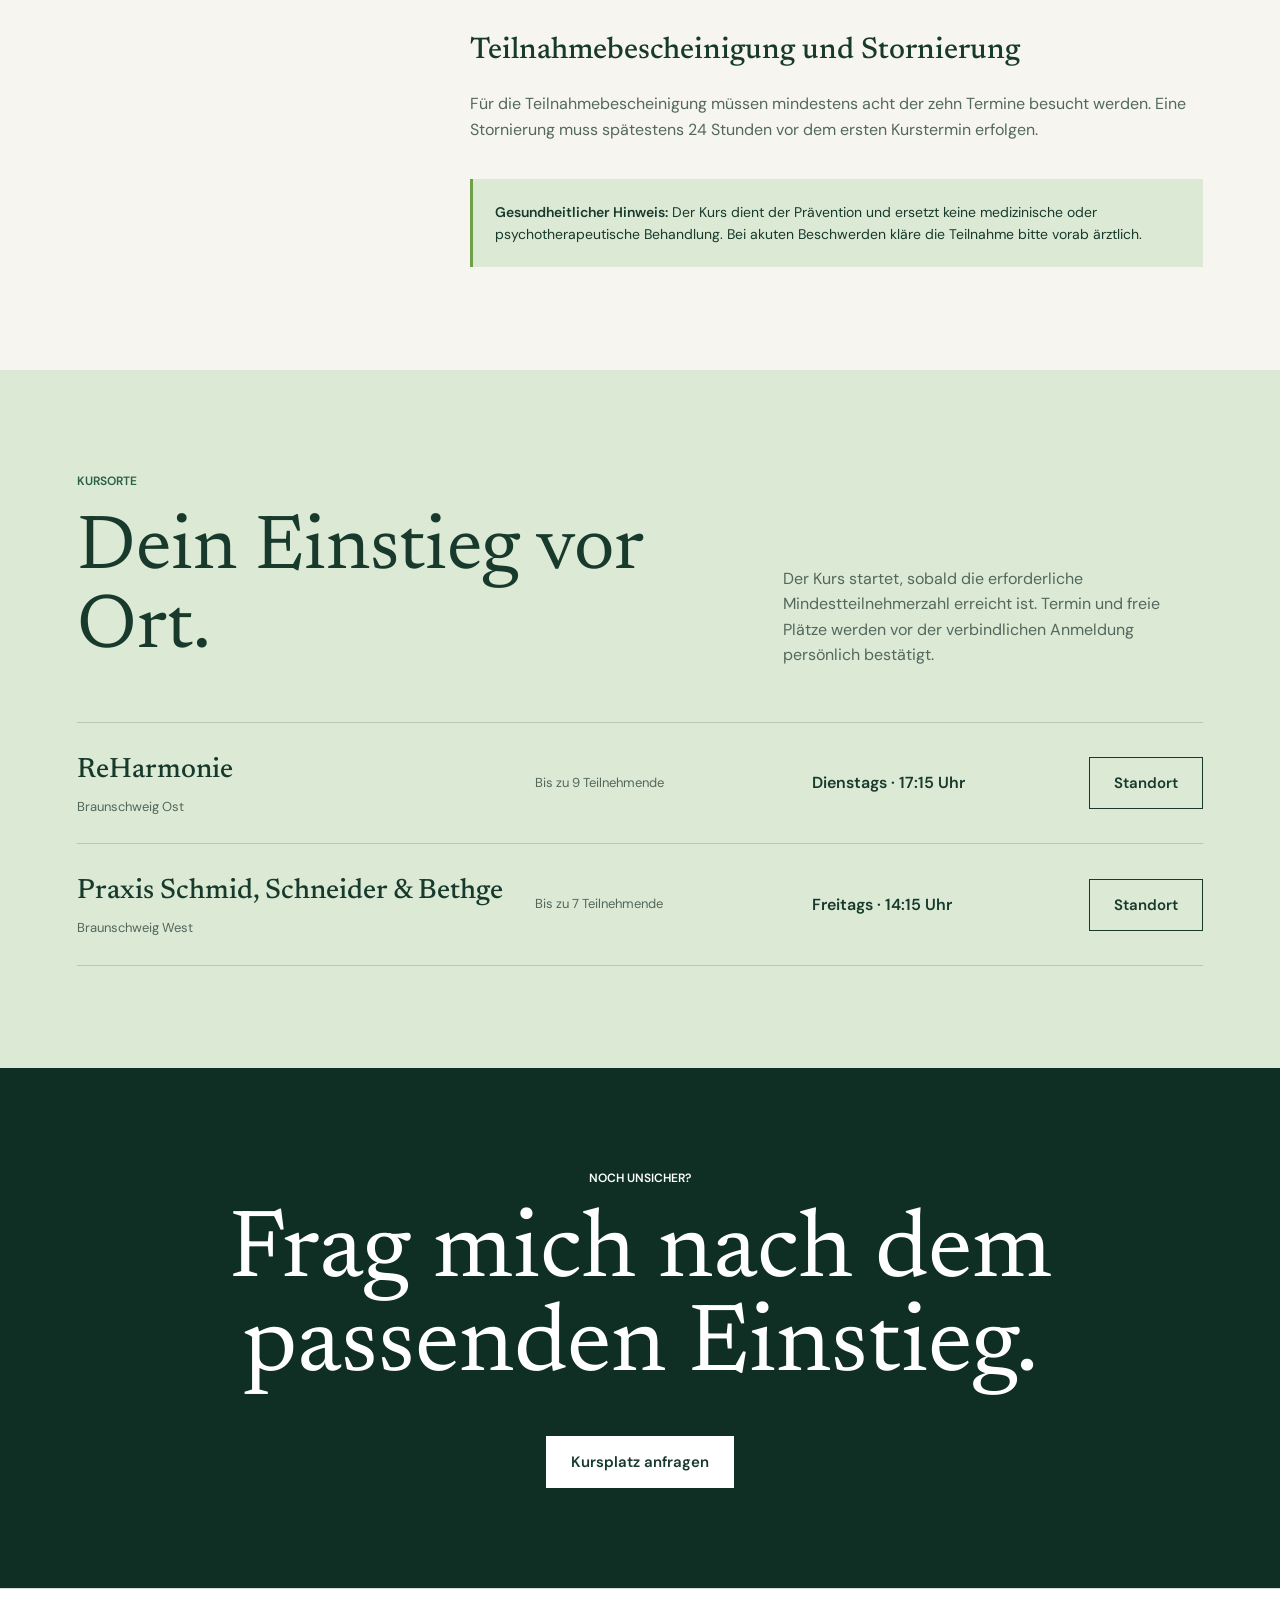
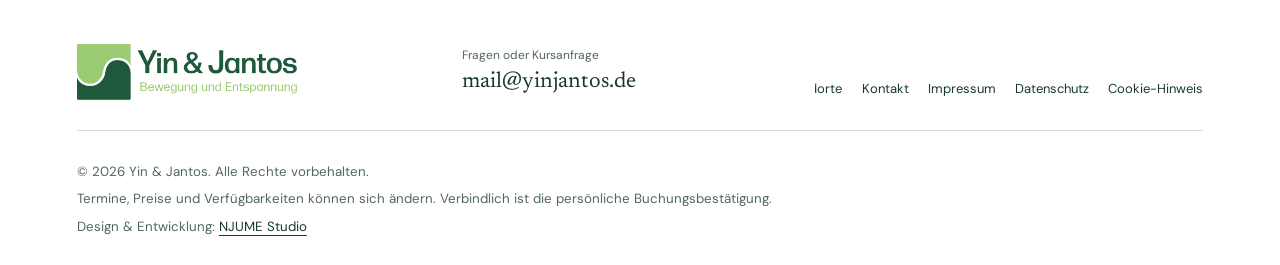
<file: concept-ruhe/kurse/zenfokus/pmr-starterkurs/index.html>
<!doctype html>
<html lang="de">
<head>
  <meta charset="utf-8">
  <meta name="viewport" content="width=device-width, initial-scale=1">
  <meta name="description" content="ZPP-zertifizierter PMR-Starterkurs mit Lio Jantos: Progressive Muskelentspannung in 10 Wochen lernen. Kurse in Braunschweig.">
  <title>PMR-Starterkurs | Yin & Jantos ZenFokus</title>
  <link rel="canonical" href="https://lio-yin-jantos-concepts.vercel.app/concept-ruhe/kurse/zenfokus/pmr-starterkurs/">
  <meta property="og:type" content="website">
  <meta property="og:site_name" content="Yin & Jantos">
  <meta property="og:locale" content="de_DE">
  <meta property="og:title" content="PMR-Starterkurs | Yin & Jantos ZenFokus">
  <meta property="og:description" content="ZPP-zertifizierter PMR-Starterkurs mit Lio Jantos: Progressive Muskelentspannung in 10 Wochen lernen. Kurse in Braunschweig.">
  <meta property="og:url" content="https://lio-yin-jantos-concepts.vercel.app/concept-ruhe/kurse/zenfokus/pmr-starterkurs/">
  <meta property="og:image" content="https://lio-yin-jantos-concepts.vercel.app/concept-ruhe/assets/lio-home.webp">
  <meta name="twitter:card" content="summary_large_image">
  <meta name="twitter:title" content="PMR-Starterkurs | Yin & Jantos ZenFokus">
  <meta name="twitter:description" content="ZPP-zertifizierter PMR-Starterkurs mit Lio Jantos: Progressive Muskelentspannung in 10 Wochen lernen. Kurse in Braunschweig.">
  <meta name="twitter:image" content="https://lio-yin-jantos-concepts.vercel.app/concept-ruhe/assets/lio-home.webp">
  <link rel="icon" type="image/png" href="/concept-ruhe/assets/favicon.png">
  <link rel="stylesheet" href="/concept-ruhe/styles.css">
  <script src="/concept-ruhe/script.js" defer></script>
  <script type="application/ld+json">
  {
    "@context": "https://schema.org",
    "@type": "Course",
    "name": "PMR-Starterkurs",
    "description": "ZPP-zertifizierter Präventionskurs nach § 20 SGB V: Progressive Muskelentspannung in 10 Wochen à 60 Minuten lernen.",
    "provider": {
      "@type": "Organization",
      "name": "Yin & Jantos",
      "sameAs": "https://lio-yin-jantos-concepts.vercel.app/concept-ruhe/"
    },
    "offers": {
      "@type": "Offer",
      "price": "135",
      "priceCurrency": "EUR",
      "category": "Präventionskurs nach § 20 SGB V"
    },
    "hasCourseInstance": [
      {
        "@type": "CourseInstance",
        "courseMode": "Onsite",
        "courseSchedule": {
          "@type": "Schedule",
          "repeatFrequency": "P1W",
          "byDay": "https://schema.org/Tuesday",
          "startTime": "17:15"
        },
        "location": {
          "@type": "Place",
          "name": "ReHarmonie",
          "address": {
            "@type": "PostalAddress",
            "streetAddress": "Altewiekring 20a",
            "postalCode": "38102",
            "addressLocality": "Braunschweig",
            "addressCountry": "DE"
          }
        }
      },
      {
        "@type": "CourseInstance",
        "courseMode": "Onsite",
        "courseSchedule": {
          "@type": "Schedule",
          "repeatFrequency": "P1W",
          "byDay": "https://schema.org/Friday",
          "startTime": "14:15"
        },
        "location": {
          "@type": "Place",
          "name": "Praxis Schmid, Schneider & Bethge",
          "address": {
            "@type": "PostalAddress",
            "streetAddress": "Hildesheimer Str. 27",
            "postalCode": "38114",
            "addressLocality": "Braunschweig",
            "addressCountry": "DE"
          }
        }
      }
    ]
  }
  </script>
</head>
<body>
  <a class="skip-link" href="#main">Zum Inhalt springen</a>
  <site-header></site-header>
  <main id="main">
    <section class="page-hero">
      <div class="page-hero-inner">
        <span class="badge badge-certified">Zertifiziert nach § 20 SGB V</span>
        <p class="eyebrow">ZenFokus · Präventionskurs</p>
        <h1>PMR-Starterkurs</h1>
        <p>Progressive Muskelentspannung systematisch lernen, körperliche Spannung früher erkennen und eine Methode entwickeln, die auch nach dem Kurs im Alltag funktioniert.</p>
        <div class="page-hero-actions">
          <a class="button button-light" href="/concept-ruhe/kontakt/?kurs=pmr">Kursplatz anfragen</a>
          <a class="button button-outline text-link-light" href="/concept-ruhe/krankenkassen/">Erstattung verstehen</a>
        </div>
      </div>
    </section>

    <section class="section">
      <div class="content-grid">
        <aside class="content-aside" aria-label="Kursübersicht">
          <dl>
            <div><dt>Format</dt><dd>Präsenzkurs</dd></div>
            <div><dt>Umfang</dt><dd>10 Wochen · je 60 Minuten</dd></div>
            <div><dt>Preis</dt><dd>135 €</dd></div>
            <div><dt>Vorerfahrung</dt><dd>Nicht erforderlich</dd></div>
            <div><dt>Kategorie</dt><dd>ZenFokus</dd></div>
            <div><dt>Abrechnung</dt><dd>Krankenkassenzuschuss möglich</dd></div>
          </dl>
        </aside>
        <article class="prose">
          <p class="lead">Entspannung ist kein Talent. Sie ist eine körperliche Fähigkeit, die du üben kannst.</p>
          <p>Bei der Progressiven Muskelentspannung spannst du einzelne Muskelgruppen bewusst an und lässt sie wieder locker. Dieser Wechsel schärft die Wahrnehmung für körperliche Spannung und unterstützt den Übergang in einen ruhigeren Zustand.</p>
          <h2>Was du im Kurs lernst</h2>
          <ul class="check-list">
            <li>Körperliche Stresssignale früher und differenzierter wahrnehmen</li>
            <li>Die wichtigsten Muskelgruppen sicher anspannen und lösen</li>
            <li>Eine kurze PMR-Routine für anspruchsvolle Alltagssituationen entwickeln</li>
            <li>Erholung bewusster einleiten und regelmäßiger einplanen</li>
            <li>Die Methode nach Kursende selbstständig weiterführen</li>
          </ul>
          <h3>Für wen eignet sich der Kurs?</h3>
          <p>Für Erwachsene, die bewusster mit Stress umgehen, muskuläre Anspannung besser erkennen oder ihre Regeneration unterstützen möchten. Du brauchst keine Vorerfahrung und musst nicht besonders beweglich sein.</p>
          <h3>Teilnahmebescheinigung und Stornierung</h3>
          <p>Für die Teilnahmebescheinigung müssen mindestens acht der zehn Termine besucht werden. Eine Stornierung muss spätestens 24 Stunden vor dem ersten Kurstermin erfolgen.</p>
          <div class="legal-note"><strong>Gesundheitlicher Hinweis:</strong> Der Kurs dient der Prävention und ersetzt keine medizinische oder psychotherapeutische Behandlung. Bei akuten Beschwerden kläre die Teilnahme bitte vorab ärztlich.</div>
        </article>
      </div>
    </section>

    <section class="course-schedule section" aria-labelledby="dates-title">
      <div class="section-head">
        <div>
          <div class="section-label">Kursorte</div>
          <h2 class="section-heading" id="dates-title">Dein Einstieg vor Ort.</h2>
        </div>
        <p>Der Kurs startet, sobald die erforderliche Mindestteilnehmerzahl erreicht ist. Termin und freie Plätze werden vor der verbindlichen Anmeldung persönlich bestätigt.</p>
      </div>
      <div class="schedule-list">
        <div class="schedule-row">
          <div><h3>ReHarmonie</h3><span>Braunschweig Ost</span></div>
          <span>Bis zu 9 Teilnehmende</span><strong>Dienstags · 17:15 Uhr</strong>
          <a class="button button-outline" href="/concept-ruhe/standorte/reharmonie/">Standort</a>
        </div>
        <div class="schedule-row">
          <div><h3>Praxis Schmid, Schneider &amp; Bethge</h3><span>Braunschweig West</span></div>
          <span>Bis zu 7 Teilnehmende</span><strong>Freitags · 14:15 Uhr</strong>
          <a class="button button-outline" href="/concept-ruhe/standorte/praxis-schmid/">Standort</a>
        </div>
      </div>
    </section>

    <section class="closing">
      <p class="eyebrow">Noch unsicher?</p>
      <h2>Frag mich nach dem passenden Einstieg.</h2>
      <a class="button button-light" href="/concept-ruhe/kontakt/?kurs=pmr">Kursplatz anfragen</a>
    </section>
  </main>
  <site-footer></site-footer>
</body>
</html>
</file>
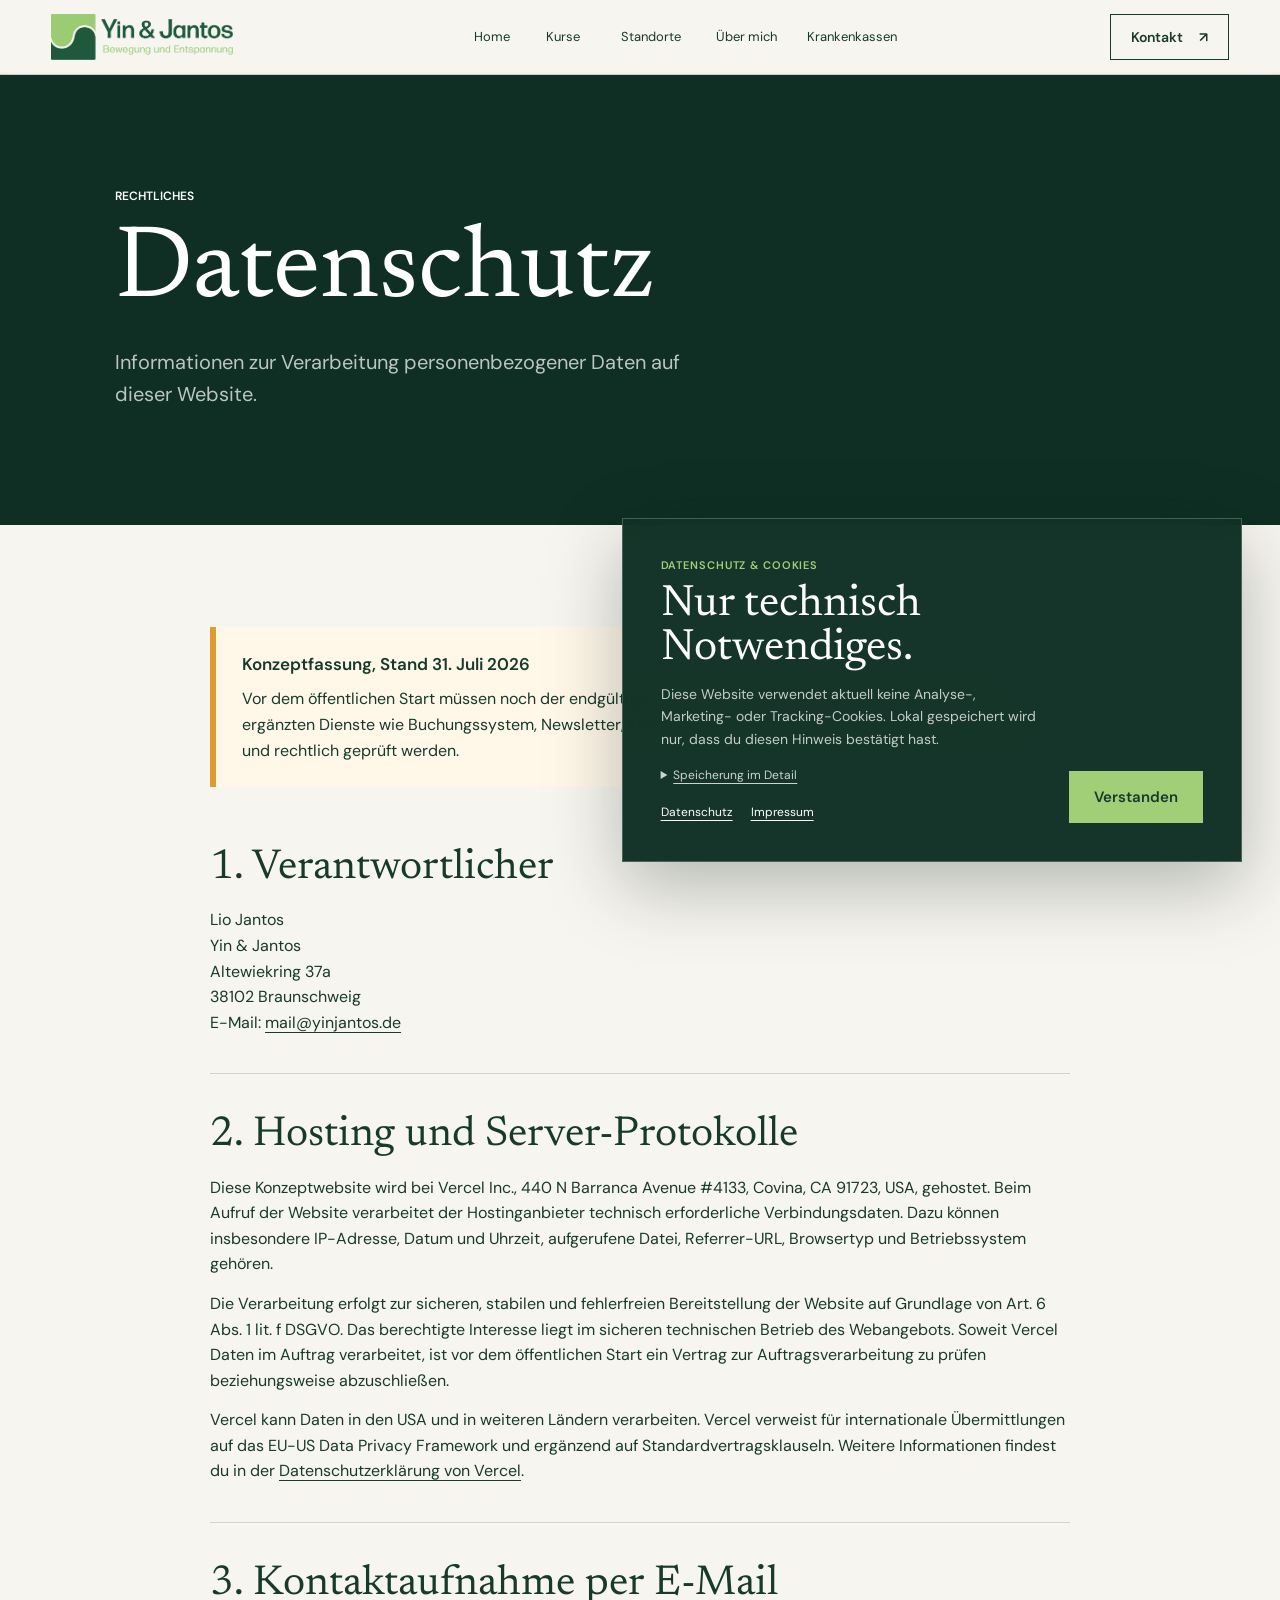
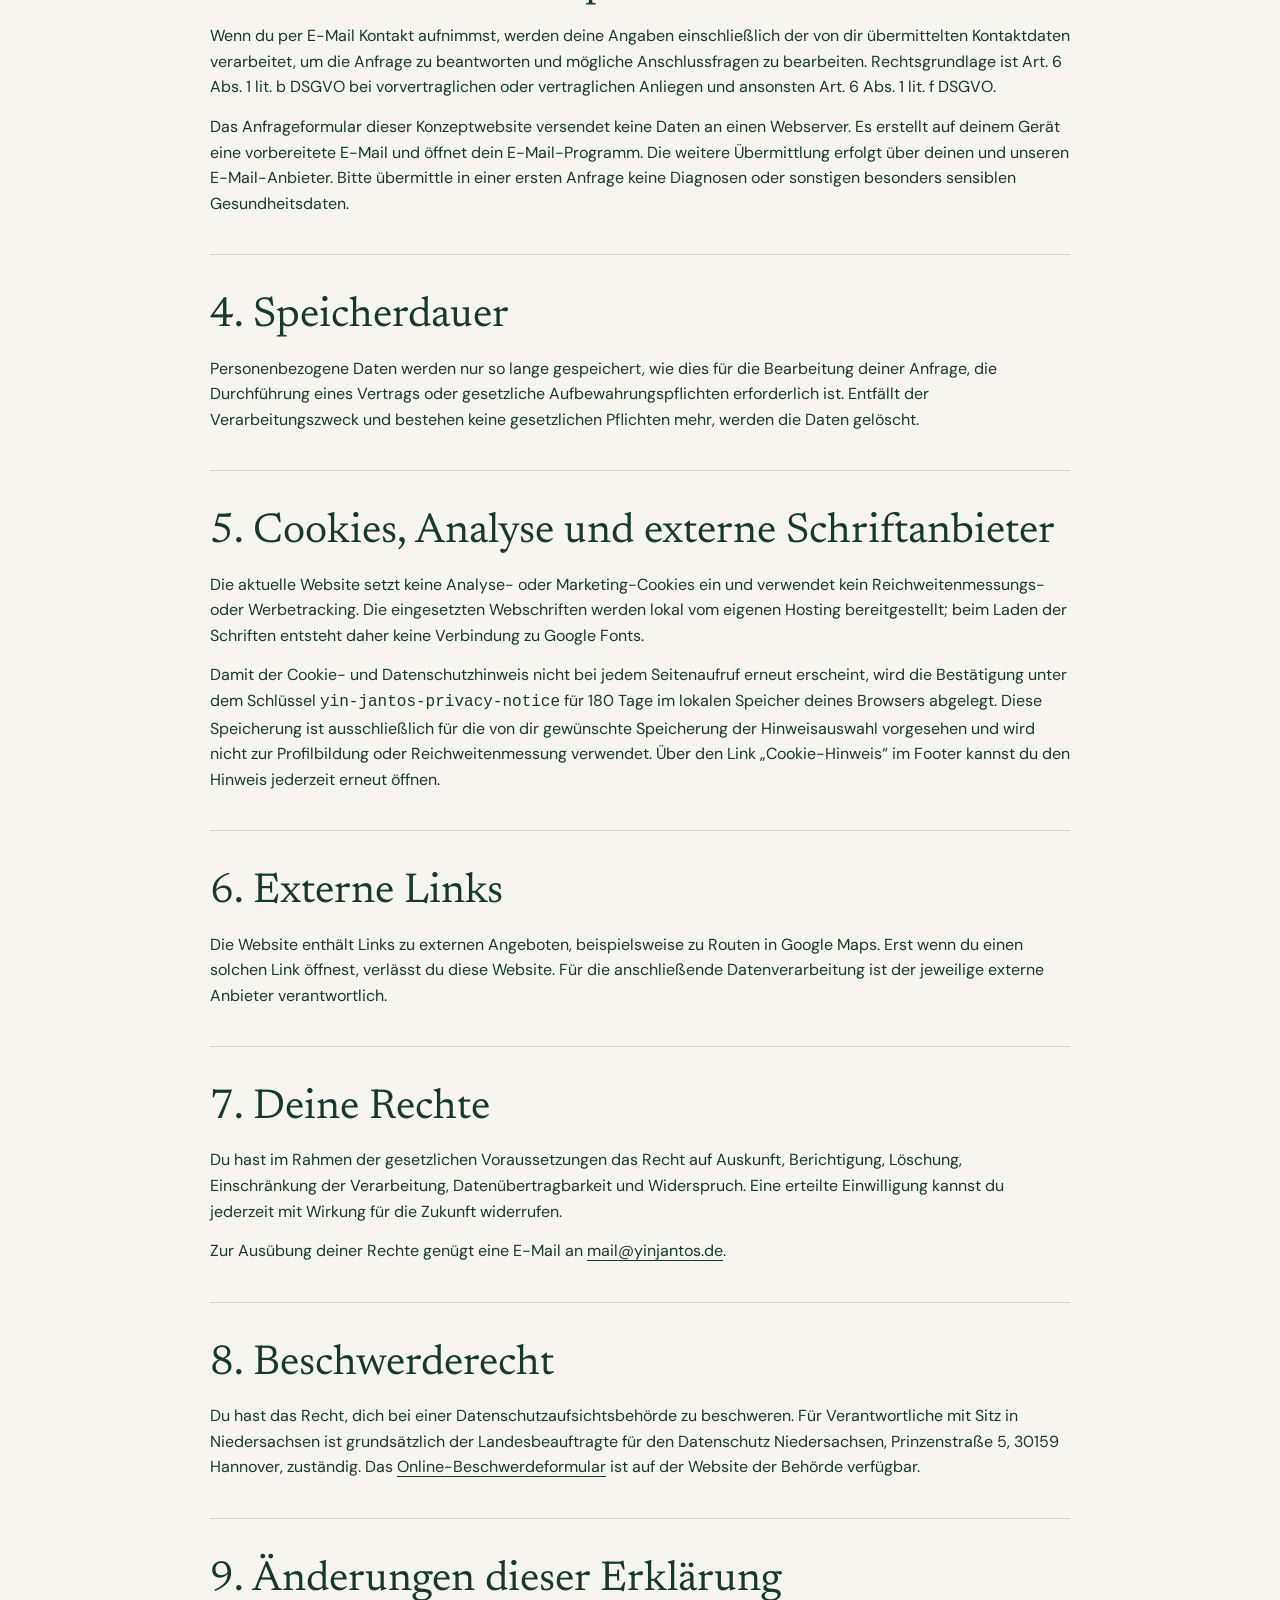
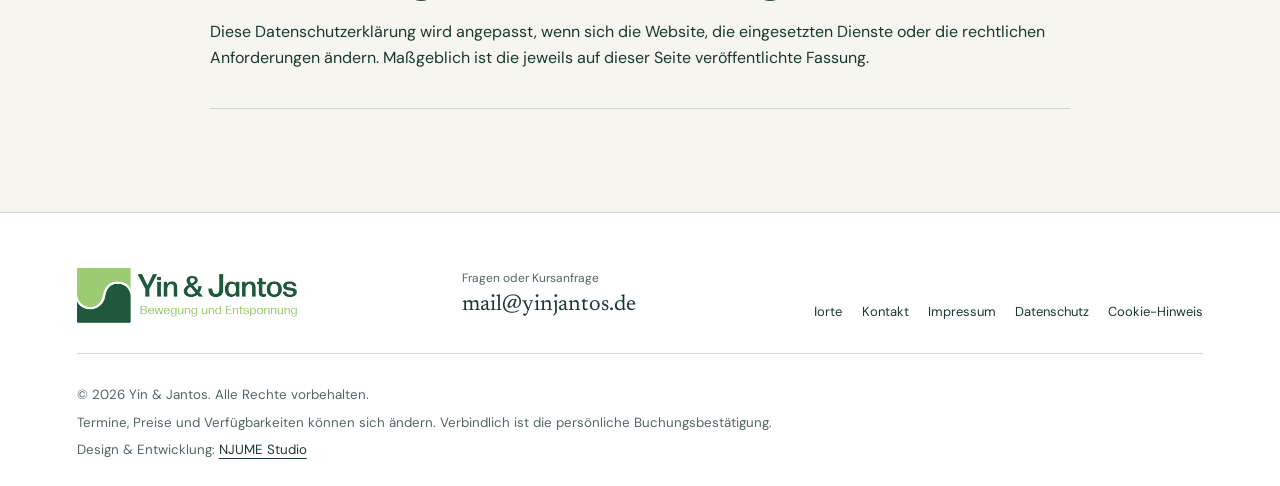
<file: concept-ruhe/datenschutz.html>
<!doctype html>
<html lang="de">
<head>
  <meta charset="utf-8">
  <meta name="viewport" content="width=device-width, initial-scale=1">
  <meta name="robots" content="noindex, nofollow">
  <title>Datenschutz | Yin &amp; Jantos</title>
  <link rel="icon" type="image/png" href="/concept-ruhe/assets/favicon.png">
  <link rel="stylesheet" href="/concept-ruhe/styles.css">
  <script src="/concept-ruhe/script.js" defer></script>
</head>
<body>
  <a class="skip-link" href="#main">Zum Inhalt springen</a>
  <site-header></site-header>

  <main id="main" class="legal-shell">
    <header class="legal-hero">
      <p class="eyebrow">Rechtliches</p>
      <h1>Datenschutz</h1>
      <p>Informationen zur Verarbeitung personenbezogener Daten auf dieser Website.</p>
    </header>

    <div class="legal-content">
      <aside class="legal-status" aria-labelledby="datenschutz-status">
        <strong id="datenschutz-status">Konzeptfassung, Stand 31. Juli 2026</strong>
        <p>Vor dem öffentlichen Start müssen noch der endgültige Domain- und Hostingvertrag sowie alle später ergänzten Dienste wie Buchungssystem, Newsletter, Karten, Videos oder Reichweitenmessung eingetragen und rechtlich geprüft werden.</p>
      </aside>

      <section class="legal-section">
        <h2>1. Verantwortlicher</h2>
        <p>
          Lio Jantos<br>
          Yin &amp; Jantos<br>
          Altewiekring 37a<br>
          38102 Braunschweig<br>
          E-Mail: <a href="mailto:mail@yinjantos.de">mail@yinjantos.de</a>
        </p>
      </section>

      <section class="legal-section">
        <h2>2. Hosting und Server-Protokolle</h2>
        <p>Diese Konzeptwebsite wird bei Vercel Inc., 440 N Barranca Avenue #4133, Covina, CA 91723, USA, gehostet. Beim Aufruf der Website verarbeitet der Hostinganbieter technisch erforderliche Verbindungsdaten. Dazu können insbesondere IP-Adresse, Datum und Uhrzeit, aufgerufene Datei, Referrer-URL, Browsertyp und Betriebssystem gehören.</p>
        <p>Die Verarbeitung erfolgt zur sicheren, stabilen und fehlerfreien Bereitstellung der Website auf Grundlage von Art. 6 Abs. 1 lit. f DSGVO. Das berechtigte Interesse liegt im sicheren technischen Betrieb des Webangebots. Soweit Vercel Daten im Auftrag verarbeitet, ist vor dem öffentlichen Start ein Vertrag zur Auftragsverarbeitung zu prüfen beziehungsweise abzuschließen.</p>
        <p>Vercel kann Daten in den USA und in weiteren Ländern verarbeiten. Vercel verweist für internationale Übermittlungen auf das EU-US Data Privacy Framework und ergänzend auf Standardvertragsklauseln. Weitere Informationen findest du in der <a href="https://vercel.com/legal/privacy-notice" target="_blank" rel="noopener noreferrer">Datenschutzerklärung von Vercel</a>.</p>
      </section>

      <section class="legal-section">
        <h2>3. Kontaktaufnahme per E-Mail</h2>
        <p>Wenn du per E-Mail Kontakt aufnimmst, werden deine Angaben einschließlich der von dir übermittelten Kontaktdaten verarbeitet, um die Anfrage zu beantworten und mögliche Anschlussfragen zu bearbeiten. Rechtsgrundlage ist Art. 6 Abs. 1 lit. b DSGVO bei vorvertraglichen oder vertraglichen Anliegen und ansonsten Art. 6 Abs. 1 lit. f DSGVO.</p>
        <p>Das Anfrageformular dieser Konzeptwebsite versendet keine Daten an einen Webserver. Es erstellt auf deinem Gerät eine vorbereitete E-Mail und öffnet dein E-Mail-Programm. Die weitere Übermittlung erfolgt über deinen und unseren E-Mail-Anbieter. Bitte übermittle in einer ersten Anfrage keine Diagnosen oder sonstigen besonders sensiblen Gesundheitsdaten.</p>
      </section>

      <section class="legal-section">
        <h2>4. Speicherdauer</h2>
        <p>Personenbezogene Daten werden nur so lange gespeichert, wie dies für die Bearbeitung deiner Anfrage, die Durchführung eines Vertrags oder gesetzliche Aufbewahrungspflichten erforderlich ist. Entfällt der Verarbeitungszweck und bestehen keine gesetzlichen Pflichten mehr, werden die Daten gelöscht.</p>
      </section>

      <section class="legal-section">
        <h2>5. Cookies, Analyse und externe Schriftanbieter</h2>
        <p>Die aktuelle Website setzt keine Analyse- oder Marketing-Cookies ein und verwendet kein Reichweitenmessungs- oder Werbetracking. Die eingesetzten Webschriften werden lokal vom eigenen Hosting bereitgestellt; beim Laden der Schriften entsteht daher keine Verbindung zu Google Fonts.</p>
        <p>Damit der Cookie- und Datenschutzhinweis nicht bei jedem Seitenaufruf erneut erscheint, wird die Bestätigung unter dem Schlüssel <code>yin-jantos-privacy-notice</code> für 180 Tage im lokalen Speicher deines Browsers abgelegt. Diese Speicherung ist ausschließlich für die von dir gewünschte Speicherung der Hinweisauswahl vorgesehen und wird nicht zur Profilbildung oder Reichweitenmessung verwendet. Über den Link „Cookie-Hinweis“ im Footer kannst du den Hinweis jederzeit erneut öffnen.</p>
      </section>

      <section class="legal-section">
        <h2>6. Externe Links</h2>
        <p>Die Website enthält Links zu externen Angeboten, beispielsweise zu Routen in Google Maps. Erst wenn du einen solchen Link öffnest, verlässt du diese Website. Für die anschließende Datenverarbeitung ist der jeweilige externe Anbieter verantwortlich.</p>
      </section>

      <section class="legal-section">
        <h2>7. Deine Rechte</h2>
        <p>Du hast im Rahmen der gesetzlichen Voraussetzungen das Recht auf Auskunft, Berichtigung, Löschung, Einschränkung der Verarbeitung, Datenübertragbarkeit und Widerspruch. Eine erteilte Einwilligung kannst du jederzeit mit Wirkung für die Zukunft widerrufen.</p>
        <p>Zur Ausübung deiner Rechte genügt eine E-Mail an <a href="mailto:mail@yinjantos.de">mail@yinjantos.de</a>.</p>
      </section>

      <section class="legal-section">
        <h2>8. Beschwerderecht</h2>
        <p>Du hast das Recht, dich bei einer Datenschutzaufsichtsbehörde zu beschweren. Für Verantwortliche mit Sitz in Niedersachsen ist grundsätzlich der Landesbeauftragte für den Datenschutz Niedersachsen, Prinzenstraße 5, 30159 Hannover, zuständig. Das <a href="https://www.lfd.niedersachsen.de/beschwerde.html" target="_blank" rel="noopener noreferrer">Online-Beschwerdeformular</a> ist auf der Website der Behörde verfügbar.</p>
      </section>

      <section class="legal-section">
        <h2>9. Änderungen dieser Erklärung</h2>
        <p>Diese Datenschutzerklärung wird angepasst, wenn sich die Website, die eingesetzten Dienste oder die rechtlichen Anforderungen ändern. Maßgeblich ist die jeweils auf dieser Seite veröffentlichte Fassung.</p>
      </section>
    </div>
  </main>

  <site-footer></site-footer>
</body>
</html>
</file>
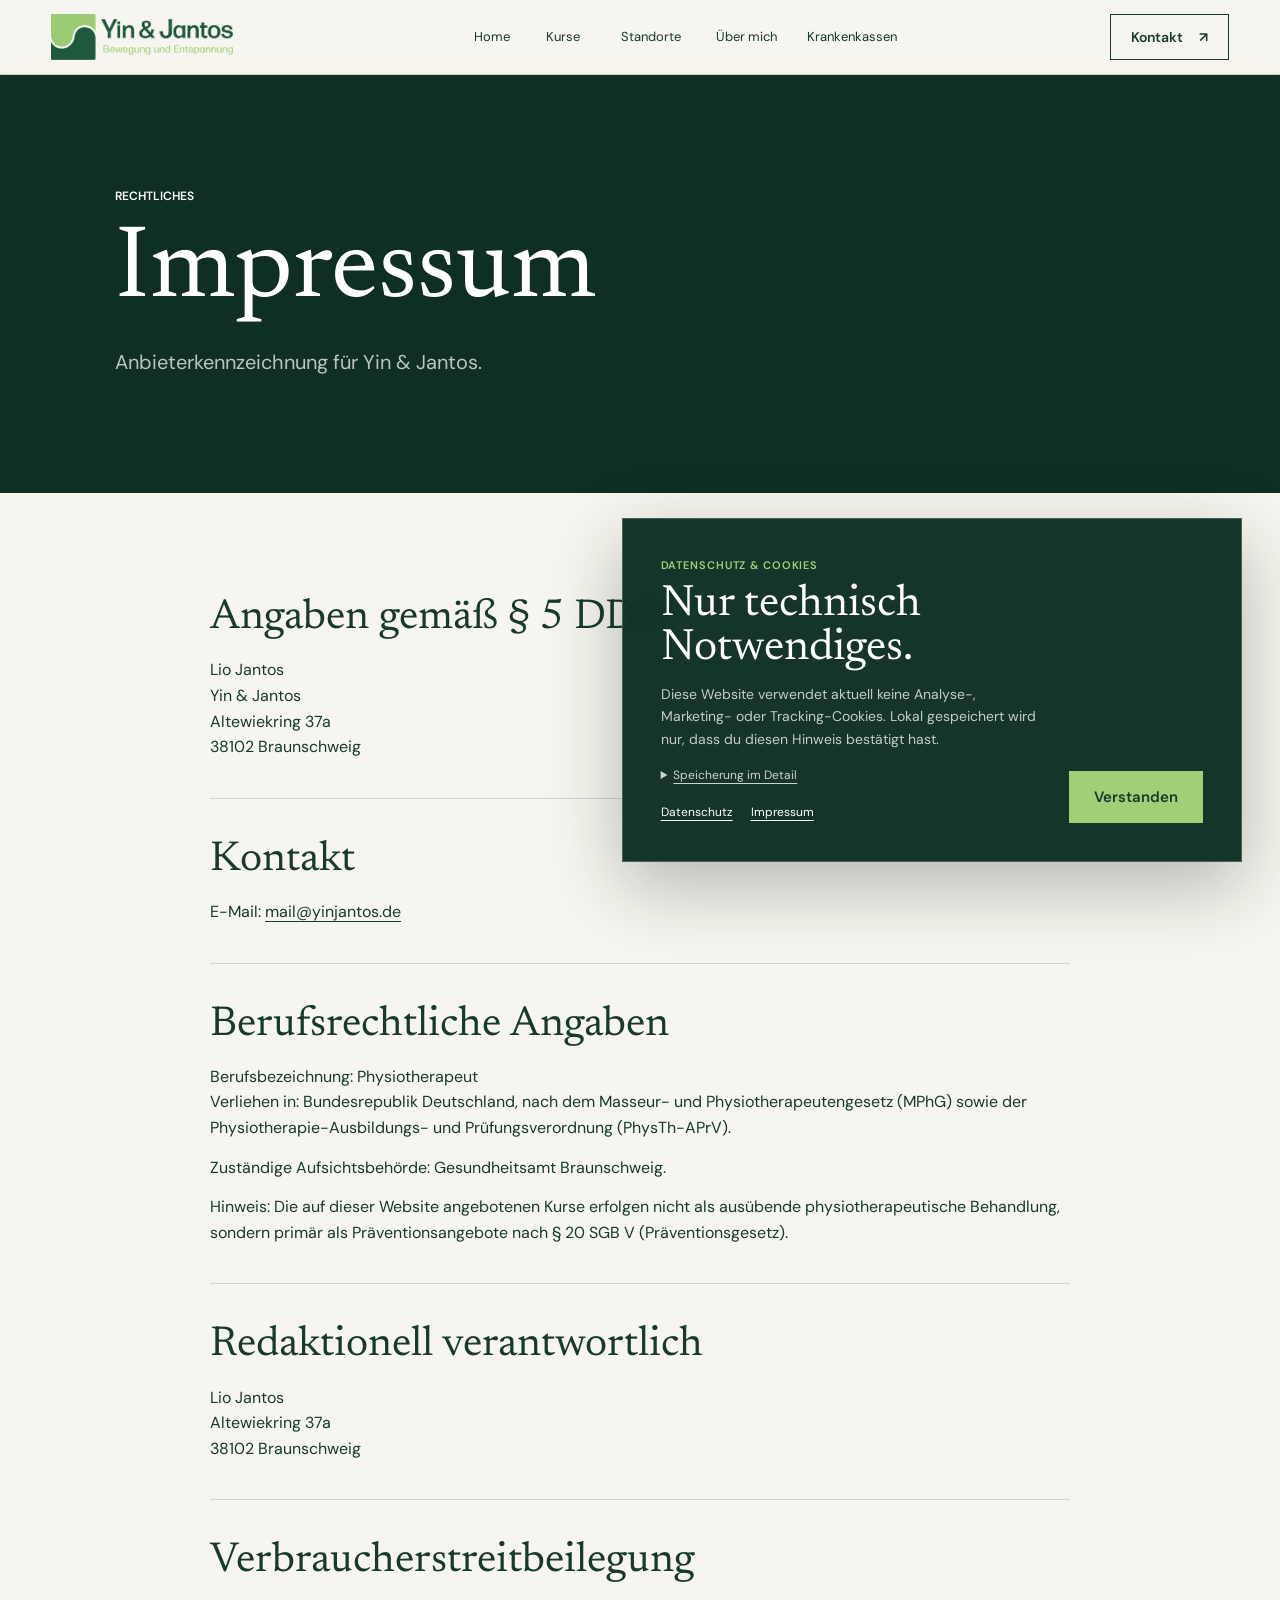
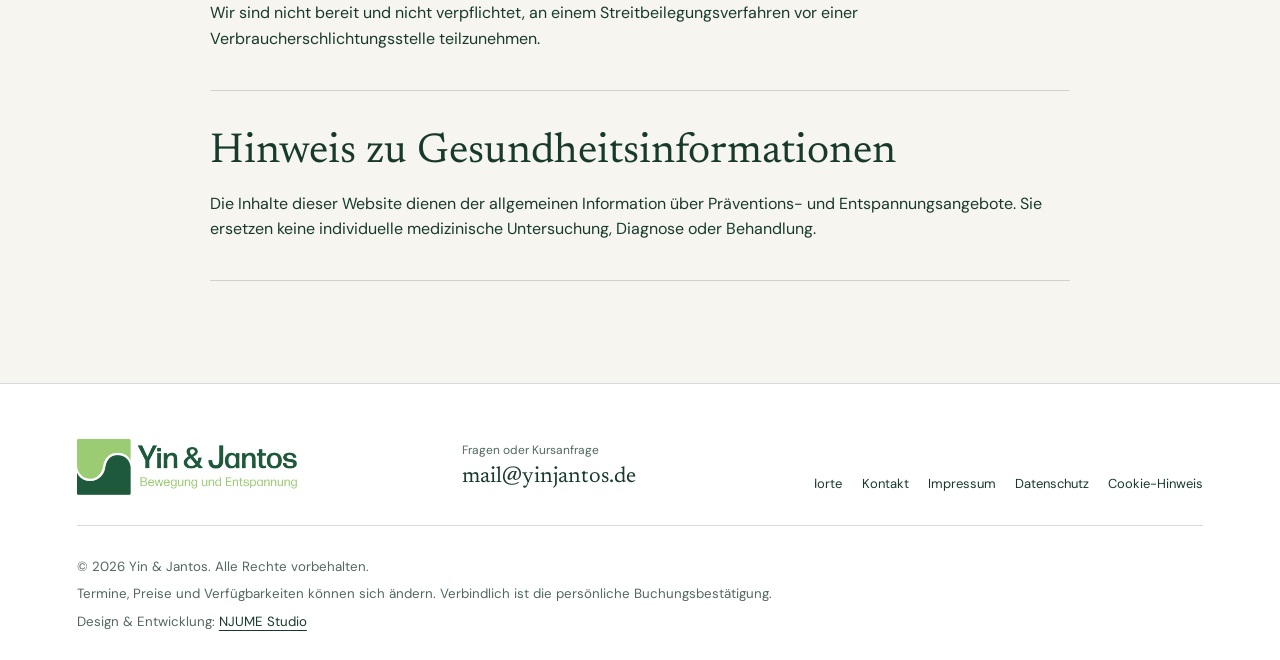
<file: concept-ruhe/impressum.html>
<!doctype html>
<html lang="de">
<head>
  <meta charset="utf-8">
  <meta name="viewport" content="width=device-width, initial-scale=1">
  <meta name="robots" content="noindex, nofollow">
  <title>Impressum | Yin &amp; Jantos</title>
  <link rel="icon" type="image/png" href="/concept-ruhe/assets/favicon.png">
  <link rel="stylesheet" href="/concept-ruhe/styles.css">
  <script src="/concept-ruhe/script.js" defer></script>
</head>
<body>
  <a class="skip-link" href="#main">Zum Inhalt springen</a>
  <site-header></site-header>

  <main id="main" class="legal-shell">
    <header class="legal-hero">
      <p class="eyebrow">Rechtliches</p>
      <h1>Impressum</h1>
      <p>Anbieterkennzeichnung für Yin &amp; Jantos.</p>
    </header>

    <div class="legal-content">
      <section class="legal-section">
        <h2>Angaben gemäß § 5 DDG</h2>
        <p>
          Lio Jantos<br>
          Yin &amp; Jantos<br>
          Altewiekring 37a<br>
          38102 Braunschweig
        </p>
      </section>

      <section class="legal-section">
        <h2>Kontakt</h2>
        <p>E-Mail: <a href="mailto:mail@yinjantos.de">mail@yinjantos.de</a></p>
      </section>

      <section class="legal-section">
        <h2>Berufsrechtliche Angaben</h2>
        <p>Berufsbezeichnung: Physiotherapeut<br>Verliehen in: Bundesrepublik Deutschland, nach dem Masseur- und Physiotherapeutengesetz (MPhG) sowie der Physiotherapie-Ausbildungs- und Prüfungsverordnung (PhysTh-APrV).</p>
        <p>Zuständige Aufsichtsbehörde: Gesundheitsamt Braunschweig.</p>
        <p>Hinweis: Die auf dieser Website angebotenen Kurse erfolgen nicht als ausübende physiotherapeutische Behandlung, sondern primär als Präventionsangebote nach § 20 SGB V (Präventionsgesetz).</p>
      </section>

      <section class="legal-section">
        <h2>Redaktionell verantwortlich</h2>
        <p>
          Lio Jantos<br>
          Altewiekring 37a<br>
          38102 Braunschweig
        </p>
      </section>

      <section class="legal-section">
        <h2>Verbraucherstreitbeilegung</h2>
        <p>Wir sind nicht bereit und nicht verpflichtet, an einem Streitbeilegungsverfahren vor einer Verbraucherschlichtungsstelle teilzunehmen.</p>
      </section>

      <section class="legal-section">
        <h2>Hinweis zu Gesundheitsinformationen</h2>
        <p>Die Inhalte dieser Website dienen der allgemeinen Information über Präventions- und Entspannungsangebote. Sie ersetzen keine individuelle medizinische Untersuchung, Diagnose oder Behandlung.</p>
      </section>
    </div>
  </main>

  <site-footer></site-footer>
</body>
</html>
</file>
<file: concept-ruhe/styles.css>
@font-face {
  font-family: "DM Sans";
  src: url("/concept-ruhe/assets/fonts/dm-sans-400.ttf") format("truetype");
  font-style: normal;
  font-weight: 400;
  font-display: swap;
}
@font-face {
  font-family: "DM Sans";
  src: url("/concept-ruhe/assets/fonts/dm-sans-500.ttf") format("truetype");
  font-style: normal;
  font-weight: 500;
  font-display: swap;
}
@font-face {
  font-family: "DM Sans";
  src: url("/concept-ruhe/assets/fonts/dm-sans-600.ttf") format("truetype");
  font-style: normal;
  font-weight: 600;
  font-display: swap;
}
@font-face {
  font-family: "Newsreader";
  src: url("/concept-ruhe/assets/fonts/newsreader-400.ttf") format("truetype");
  font-style: normal;
  font-weight: 400;
  font-display: swap;
}
@font-face {
  font-family: "Newsreader";
  src: url("/concept-ruhe/assets/fonts/newsreader-500.ttf") format("truetype");
  font-style: normal;
  font-weight: 500;
  font-display: swap;
}

:root {
  --ink: #173a2c;
  --deep: #0f2f24;
  --green: #275f47;
  --leaf: #a1cf78;
  --leaf-dark: #6da148;
  --sage: #dce9d5;
  --paper: #f7f5ef;
  --white: #fff;
  --muted: #52685d;
  --line: rgba(23, 58, 44, 0.18);
  --sans: "DM Sans", Arial, sans-serif;
  --serif: "Newsreader", Georgia, serif;
}

* { box-sizing: border-box; }
html { scroll-behavior: smooth; }
body {
  margin: 0;
  color: var(--ink);
  background: var(--paper);
  font-family: var(--sans);
  font-size: 16px;
  line-height: 1.6;
}
body.menu-open { overflow: hidden; }
a { color: inherit; text-decoration: none; }
img { display: block; max-width: 100%; }
button, input, textarea, select { font: inherit; }
button, a { touch-action: manipulation; }
:focus-visible { outline: 3px solid #dd9b30; outline-offset: 4px; }
.skip-link { position: fixed; left: 16px; top: -80px; z-index: 1000; background: #fff; padding: 12px 18px; }
.skip-link:focus { top: 16px; }

.site-header {
  position: fixed;
  inset: 0 0 auto;
  z-index: 100;
  display: grid;
  grid-template-columns: 210px 1fr auto;
  align-items: center;
  min-height: 88px;
  padding: 14px clamp(20px, 4vw, 68px);
  border-bottom: 1px solid rgba(255,255,255,.28);
  transition: background .25s ease, min-height .25s ease, border-color .25s ease;
}
.home .site-header:not(.scrolled) {
  background: rgba(8, 31, 23, .2);
  backdrop-filter: blur(4px);
}
.site-header.scrolled {
  min-height: 72px;
  background: rgba(247,245,239,.97);
  border-color: var(--line);
  backdrop-filter: blur(14px);
}
.brand img { width: 182px; height: auto; filter: brightness(0) invert(1); }
.site-header.scrolled .brand img { filter: none; }
.desktop-nav { display: flex; align-items: center; justify-content: center; gap: clamp(16px, 2.3vw, 36px); color: #fff; font-size: 13px; }
.site-header.scrolled .desktop-nav { color: var(--ink); }
.desktop-nav > a, .nav-dropdown > button {
  position: relative;
  min-height: 44px;
  display: inline-flex;
  align-items: center;
  gap: 7px;
  border: 0;
  background: transparent;
  color: inherit;
  cursor: pointer;
}
.desktop-nav > a::after, .nav-dropdown > button::after, .footer-links a::after, .privacy-settings-trigger::after {
  content: "";
  position: absolute;
  left: 0;
  right: 100%;
  bottom: 5px;
  height: 1px;
  background: currentColor;
  transition: right .2s ease;
}
.desktop-nav > a:hover::after, .nav-dropdown > button:hover::after, .footer-links a:hover::after, .privacy-settings-trigger:hover::after { right: 0; }
.nav-dropdown { position: relative; }
.dropdown-panel {
  position: absolute;
  top: calc(100% + 10px);
  left: 50%;
  width: 310px;
  padding: 12px;
  color: var(--ink);
  background: rgba(247, 245, 239, .88);
  border: 1px solid rgba(255, 255, 255, .52);
  box-shadow: 0 24px 54px rgba(10, 42, 30, .18);
  backdrop-filter: blur(18px) saturate(130%);
  -webkit-backdrop-filter: blur(18px) saturate(130%);
  opacity: 0;
  visibility: hidden;
  transform: translate(-50%, -8px);
  transition: opacity .18s ease, transform .18s ease, visibility .18s;
}
.home .site-header:not(.scrolled) .dropdown-panel {
  color: #fff;
  background: rgba(8, 31, 23, .78);
  border-color: rgba(255, 255, 255, .22);
  box-shadow: 0 24px 54px rgba(3, 18, 13, .3);
}
.home .site-header:not(.scrolled) .dropdown-panel a,
.home .site-header:not(.scrolled) .menu-disabled {
  border-color: rgba(255, 255, 255, .16);
}
.home .site-header:not(.scrolled) .dropdown-panel a:hover { background: rgba(255, 255, 255, .1); }
.home .site-header:not(.scrolled) .dropdown-panel small { color: rgba(255, 255, 255, .66); }
.home .site-header:not(.scrolled) .menu-disabled { color: rgba(255, 255, 255, .5); }
.dropdown-locations { width: 340px; }
.nav-dropdown:hover .dropdown-panel,
.nav-dropdown:focus-within .dropdown-panel,
.nav-dropdown.open .dropdown-panel {
  opacity: 1;
  visibility: visible;
  transform: translate(-50%, 0);
}
.dropdown-panel a, .menu-disabled {
  display: flex;
  align-items: center;
  justify-content: space-between;
  gap: 16px;
  min-height: 50px;
  padding: 10px 12px;
  border-bottom: 1px solid var(--line);
  font-size: 13px;
}
.dropdown-panel a:hover { background: var(--sage); }
.dropdown-panel small { color: var(--muted); font-size: 10px; text-align: right; }
.menu-group-label { display: block; padding: 7px 12px; color: var(--leaf-dark); font-size: 10px; font-weight: 600; text-transform: uppercase; }
.menu-overview-link { margin-bottom: 7px; border-bottom: 1px solid var(--line); font-weight: 600; }
.menu-disabled { color: #849188; cursor: default; }
.header-cta {
  min-height: 46px;
  display: inline-flex;
  align-items: center;
  gap: 16px;
  padding: 0 20px;
  border: 1px solid rgba(255,255,255,.65);
  color: #fff;
  font-size: 14px;
  font-weight: 600;
}
.site-header.scrolled .header-cta { color: var(--ink); border-color: var(--ink); }
.header-cta:hover { background: var(--leaf); border-color: var(--leaf); color: var(--ink); }
.menu-button { display: none; border: 0; background: transparent; width: 48px; height: 48px; padding: 13px; cursor: pointer; }
.menu-button span { display: block; width: 24px; height: 1px; margin: 7px 0; background: #fff; transition: transform .2s ease; }
.site-header.scrolled .menu-button span { background: var(--ink); }
body.menu-open .site-header {
  background: var(--paper);
  border-color: var(--line);
}
body.menu-open .brand img { filter: none; }
body.menu-open .menu-button span { background: var(--ink); }
.mobile-menu { display: none; }

.hero {
  position: relative;
  min-height: min(860px, 92dvh);
  background: url("assets/lio-meditation.webp") center 52% / cover no-repeat;
  color: #fff;
  display: flex;
  align-items: flex-end;
  padding: 130px clamp(22px, 7vw, 110px) 108px;
}
.hero-shade { position: absolute; inset: 0; background: linear-gradient(90deg, rgba(8,31,23,.76) 0%, rgba(8,31,23,.28) 52%, rgba(8,31,23,.08) 100%), linear-gradient(0deg, rgba(8,31,23,.58), transparent 56%); }
.hero-copy { position: relative; z-index: 1; max-width: 760px; }
.eyebrow { margin: 0 0 18px; font-size: 12px; font-weight: 600; text-transform: uppercase; }
.eyebrow.dark { color: var(--green); }
.hero h1 { margin: 0; font-family: var(--serif); font-size: clamp(76px, 10vw, 142px); line-height: .82; font-weight: 400; }
.hero-statement { margin: 28px 0 32px; font-family: var(--serif); font-size: clamp(38px, 4vw, 56px); line-height: 1.04; }
.hero-actions { display: flex; align-items: center; gap: 30px; flex-wrap: wrap; }
.hero-meta {
  position: absolute;
  right: clamp(22px, 4vw, 68px);
  bottom: 34px;
  z-index: 2;
  display: flex;
  gap: 14px 28px;
  flex-wrap: wrap;
  justify-content: flex-end;
  font-size: 12px;
}
.hero-meta span + span::before { content: "·"; margin-right: 28px; }

.button {
  min-height: 52px;
  display: inline-flex;
  align-items: center;
  justify-content: center;
  padding: 0 24px;
  border: 1px solid transparent;
  font-size: 15px;
  font-weight: 600;
  cursor: pointer;
  transition: transform .2s ease, background .2s ease, color .2s ease;
}
.button:hover { transform: translateY(-2px); }
.button-light { background: #fff; color: var(--ink); }
.button-light:hover { background: var(--leaf); }
.button-dark { background: var(--deep); color: #fff; }
.button-dark:hover { background: var(--green); }
.button-outline { border-color: var(--ink); color: var(--ink); background: transparent; }
.button-outline:hover { background: var(--ink); color: #fff; }
.text-link { display: inline-flex; align-items: center; gap: 12px; font-size: 15px; font-weight: 500; }
.text-link-light { color: #fff; }

.trust-band { display: grid; grid-template-columns: repeat(3, 1fr); background: var(--leaf); border-bottom: 1px solid var(--line); }
.trust-band div { padding: 26px clamp(20px, 4vw, 64px); border-right: 1px solid rgba(23,58,44,.22); }
.trust-band div:last-child { border-right: 0; }
.trust-band strong, .trust-band span { display: block; }
.trust-band strong { font-family: var(--serif); font-size: 23px; font-weight: 500; }
.trust-band span { margin-top: 2px; font-size: 13px; }

.section { padding: clamp(78px, 8vw, 120px) clamp(22px, 6vw, 96px); }
.section-label { margin-bottom: 20px; font-size: 12px; font-weight: 600; text-transform: uppercase; color: var(--green); }
.section-heading { max-width: 850px; margin: 0; font-family: var(--serif); font-size: clamp(48px, 6vw, 82px); font-weight: 400; line-height: 1.02; }
.section-intro { max-width: 640px; margin: 24px 0 0; color: var(--muted); font-size: 18px; }
.section-head { display: flex; align-items: end; justify-content: space-between; gap: 50px; margin-bottom: 54px; }
.section-head > p { max-width: 420px; margin: 0; color: var(--muted); }

.home-about { display: grid; grid-template-columns: .9fr 1.1fr; min-height: 680px; background: #fff; }
.home-about-image { min-height: 540px; overflow: hidden; }
.home-about-image img { width: 100%; height: 100%; object-fit: cover; object-position: 52% center; }
.home-about-copy { display: flex; flex-direction: column; justify-content: center; padding: clamp(68px, 8vw, 118px) clamp(30px, 7vw, 104px); }
.home-about-copy h2 { margin: 0; font-family: var(--serif); font-size: clamp(50px, 6vw, 78px); line-height: 1; font-weight: 400; }
.home-about-copy .role { margin: 20px 0 32px; font-family: var(--serif); font-size: 28px; line-height: 1.2; color: var(--green); }
.home-about-copy p:not(.eyebrow):not(.role) { max-width: 590px; color: var(--muted); }

.category-grid { display: grid; grid-template-columns: 1.2fr .9fr .9fr; gap: 16px; }
.category-card { min-height: 330px; display: flex; flex-direction: column; justify-content: space-between; padding: 30px; border: 1px solid var(--line); background: #fff; }
.category-card.featured { background: var(--deep); color: #fff; }
.category-card h3 { margin: 0 0 14px; font-family: var(--serif); font-size: 42px; font-weight: 400; }
.category-card p { margin: 0; color: var(--muted); }
.category-card.featured p { color: rgba(255,255,255,.72); }
.category-status { align-self: flex-start; padding: 6px 10px; border: 1px solid currentColor; font-size: 10px; font-weight: 600; text-transform: uppercase; }
.category-card.muted { background: #efeee8; color: #6f7d75; }
.category-details { display: block; padding: 0; }
.category-summary {
  position: relative;
  width: 100%;
  min-height: 330px;
  display: flex;
  flex-direction: column;
  align-items: flex-start;
  padding: 30px;
  border: 0;
  background: transparent;
  color: inherit;
  font: inherit;
  text-align: left;
  cursor: pointer;
}
.category-title {
  margin: auto 0 14px;
  font-family: var(--serif);
  font-size: 42px;
  line-height: 1;
}
.category-description { max-width: 360px; color: rgba(255,255,255,.72); }
.category-toggle {
  position: absolute;
  right: 28px;
  bottom: 26px;
  width: 38px;
  height: 38px;
  display: grid;
  place-items: center;
  border: 1px solid rgba(255,255,255,.42);
  border-radius: 50%;
  font-size: 24px;
  transition: transform .2s ease, background .2s ease;
}
.category-details.open .category-toggle { background: rgba(255,255,255,.12); }
.category-courses { display: none; border-top: 1px solid rgba(255,255,255,.2); }
.category-details.open .category-courses { display: grid; }
.category-courses a { display: grid; gap: 5px; padding: 20px 30px; border-bottom: 1px solid rgba(255,255,255,.16); }
.category-courses a:last-child { border-bottom: 0; }
.category-courses a:hover { background: rgba(255,255,255,.08); }
.category-courses strong { font-size: 15px; }
.category-courses span { color: rgba(255,255,255,.68); font-size: 12px; }

.course-teasers { background: var(--sage); }
.teaser-grid { display: grid; grid-template-columns: repeat(2, 1fr); gap: 20px; }
.teaser-card { min-height: 400px; display: flex; flex-direction: column; align-items: flex-start; padding: clamp(28px, 4vw, 48px); background: #fff; border-top: 4px solid var(--green); }
.teaser-card { min-width: 0; }
.teaser-card h3 { margin: 26px 0 16px; font-family: var(--serif); font-size: clamp(38px, 4vw, 56px); line-height: 1; font-weight: 400; }
.teaser-card p { max-width: 560px; color: var(--muted); }
.teaser-card .text-link { margin-top: auto; padding-top: 30px; }

.badge { display: inline-flex; align-items: center; gap: 8px; min-height: 34px; padding: 5px 12px; font-size: 11px; font-weight: 600; }
.badge::before { content: ""; width: 7px; height: 7px; border-radius: 50%; background: currentColor; }
.badge-certified { color: #245c35; background: #dcefdc; border: 1px solid #9ac59f; }
.badge-private { color: #4c5450; background: #efefec; border: 1px solid #c9ceca; }
.badge-planned { color: #6c756f; background: #ecece7; border: 1px solid #d4d7d3; }

.location-grid { display: grid; grid-template-columns: repeat(3, 1fr); border-top: 1px solid var(--line); }
.location-card { min-height: 300px; display: flex; flex-direction: column; padding: 30px; border-right: 1px solid var(--line); border-bottom: 1px solid var(--line); }
.location-card:last-child { border-right: 0; }
.location-card span { color: var(--muted); font-size: 12px; text-transform: uppercase; }
.location-card h3 { margin: 18px 0 12px; font-family: var(--serif); font-size: 34px; font-weight: 400; line-height: 1.08; }
.location-card address { margin: 0; color: var(--muted); font-style: normal; }
.location-card .text-link { margin-top: auto; padding-top: 28px; }

.insurer-band { display: grid; grid-template-columns: .65fr 1.35fr; gap: 8vw; background: var(--deep); color: #fff; }
.insurer-index { font-family: var(--serif); font-size: clamp(92px, 13vw, 190px); line-height: .85; color: var(--leaf); }
.insurer-band h2 { margin: 0 0 24px; font-family: var(--serif); font-size: clamp(46px, 5vw, 72px); line-height: 1; font-weight: 400; }
.insurer-band p { max-width: 650px; color: rgba(255,255,255,.72); }

.page-hero { padding: 190px clamp(22px, 7vw, 110px) 90px; background: var(--deep); color: #fff; }
.page-hero-inner { max-width: 1100px; }
.page-hero h1 { max-width: 1000px; margin: 16px 0 24px; font-family: var(--serif); font-size: clamp(62px, 9vw, 124px); line-height: .9; font-weight: 400; }
.page-hero h1, .location-hero-copy h1 { overflow-wrap: anywhere; }
.page-hero p { max-width: 700px; margin: 0; color: rgba(255,255,255,.74); font-size: 19px; }
.page-hero .badge { margin-bottom: 22px; }
.page-hero-actions { display: flex; flex-wrap: wrap; gap: 16px; margin-top: 34px; }

.content-grid { display: grid; grid-template-columns: minmax(220px, .55fr) 1.45fr; gap: clamp(45px, 9vw, 130px); }
.content-aside { align-self: start; position: sticky; top: 110px; }
.content-aside dl { margin: 0; border-top: 1px solid var(--line); }
.content-aside div { padding: 15px 0; border-bottom: 1px solid var(--line); }
.content-aside dt { color: var(--muted); font-size: 11px; text-transform: uppercase; }
.content-aside dd { margin: 3px 0 0; font-weight: 600; }
.prose { max-width: 820px; }
.prose h2 { margin: 0 0 28px; font-family: var(--serif); font-size: clamp(46px, 5vw, 68px); line-height: 1; font-weight: 400; }
.prose h3 { margin: 48px 0 12px; font-family: var(--serif); font-size: 30px; font-weight: 500; }
.prose p { color: var(--muted); }
.prose .lead { margin: 0 0 42px; font-family: var(--serif); font-size: clamp(31px, 3vw, 42px); line-height: 1.15; color: var(--ink); }
.check-list { list-style: none; margin: 30px 0; padding: 0; border-top: 1px solid var(--line); }
.check-list li { display: grid; grid-template-columns: 28px 1fr; gap: 12px; padding: 15px 0; border-bottom: 1px solid var(--line); }
.check-list li::before { content: "✓"; color: var(--leaf-dark); font-weight: 700; }
.legal-note { margin-top: 36px; padding: 22px; border-left: 3px solid var(--leaf-dark); background: var(--sage); color: var(--ink); font-size: 14px; }

.course-schedule { background: var(--sage); }
.schedule-list { border-top: 1px solid var(--line); }
.schedule-row { display: grid; grid-template-columns: 1.2fr .7fr .7fr auto; align-items: center; gap: 24px; padding: 25px 0; border-bottom: 1px solid var(--line); }
.schedule-row h3 { margin: 0; font-family: var(--serif); font-size: 28px; font-weight: 500; }
.schedule-row span { color: var(--muted); font-size: 13px; }

.course-overview-hero {
  background: linear-gradient(135deg, #16251f 0%, #263b31 100%);
}

.course-family {
  background: #fff;
}

.planned-course-family {
  background: #efeee8;
}

.course-quickfacts {
  display: grid;
  gap: 8px;
  margin: 24px 0;
  padding: 0;
  list-style: none;
  color: var(--muted);
  font-size: 14px;
}

.course-quickfacts li {
  padding-top: 8px;
  border-top: 1px solid var(--line);
}

.date-chip-list {
  display: grid;
  grid-template-columns: repeat(4, minmax(0, 1fr));
  border-top: 1px solid var(--line);
  border-bottom: 1px solid var(--line);
}

.date-chip-list time {
  padding: 24px 18px;
  border-right: 1px solid var(--line);
  text-align: center;
  font-weight: 600;
}

.date-chip-list time:last-child {
  border-right: 0;
}

.location-hero { display: grid; grid-template-columns: 1.1fr .9fr; min-height: 690px; padding-top: 88px; background: #fff; }
.location-hero-copy { display: flex; flex-direction: column; justify-content: center; padding: 80px clamp(30px, 7vw, 108px); }
.location-hero-copy h1 { margin: 14px 0 22px; font-family: var(--serif); font-size: clamp(58px, 7vw, 100px); line-height: .94; font-weight: 400; }
.location-hero-copy address { color: var(--muted); font-style: normal; font-size: 18px; }
.location-hero-visual { background: url("assets/water.webp") center / cover no-repeat; min-height: 520px; }
.location-facts { display: grid; grid-template-columns: repeat(3, 1fr); gap: 0; border-top: 1px solid var(--line); }
.fact { min-height: 230px; padding: 30px; border-right: 1px solid var(--line); border-bottom: 1px solid var(--line); }
.fact:last-child { border-right: 0; }
.fact span { color: var(--muted); font-size: 11px; text-transform: uppercase; }
.fact h2 { margin: 18px 0 12px; font-family: var(--serif); font-size: 29px; font-weight: 500; }
.fact p { margin: 0; color: var(--muted); }

.about-page { display: grid; grid-template-columns: .9fr 1.1fr; min-height: 760px; padding-top: 88px; background: #fff; }
.about-page-copy { display: flex; flex-direction: column; justify-content: center; padding: 80px clamp(30px, 7vw, 110px); }
.about-page-copy h1 { margin: 12px 0; font-family: var(--serif); font-size: clamp(70px, 8vw, 112px); line-height: .9; font-weight: 400; }
.about-page-copy .role { margin: 20px 0 40px; font-family: var(--serif); font-size: 30px; color: var(--green); }
.about-page-image { min-height: 650px; overflow: hidden; }
.about-page-image img { width: 100%; height: 100%; object-fit: cover; object-position: 52% center; }
.quote-band { padding: 110px clamp(22px, 8vw, 130px); background: var(--sage); }
.quote-band blockquote { max-width: 1000px; margin: 0; font-family: var(--serif); font-size: clamp(44px, 6vw, 78px); line-height: 1.08; }

.contact-layout { display: grid; grid-template-columns: .8fr 1.2fr; gap: clamp(50px, 9vw, 130px); }
.contact-copy h1 { margin: 0; font-family: var(--serif); font-size: clamp(60px, 7vw, 100px); line-height: .9; font-weight: 400; }
.contact-copy p { max-width: 460px; color: var(--muted); }
.contact-direct { margin-top: 40px; padding-top: 25px; border-top: 1px solid var(--line); }
.contact-direct span, .contact-direct a { display: block; }
.contact-direct span { color: var(--muted); font-size: 12px; }
.contact-direct a { margin-top: 5px; font-family: var(--serif); font-size: 26px; }
.contact-form { display: grid; grid-template-columns: 1fr 1fr; gap: 20px; padding: clamp(28px, 5vw, 58px); background: #fff; border: 1px solid var(--line); }
.field { display: flex; flex-direction: column; gap: 7px; }
.field-full { grid-column: 1 / -1; }
.field label { font-size: 12px; font-weight: 600; }
.field input, .field select, .field textarea { width: 100%; min-height: 52px; padding: 12px 14px; border: 1px solid var(--line); border-radius: 0; background: #fff; color: var(--ink); }
.field textarea { min-height: 150px; resize: vertical; }
.contact-form .button { justify-self: start; }
.form-note { grid-column: 1 / -1; min-height: 24px; margin: 0; color: var(--muted); font-size: 12px; }
.form-note.success { color: #17663f; }
.form-note.error { color: #9f2d2d; }
.consent-row { display: flex; align-items: flex-start; gap: 12px; color: var(--muted); font-size: 12px; line-height: 1.5; }
.consent-row input { flex: 0 0 auto; width: 18px; height: 18px; margin-top: 2px; accent-color: var(--green); }
.consent-row a { color: var(--green); text-decoration: underline; text-underline-offset: 2px; }
.hp-field { position: absolute; left: -10000px; width: 1px; height: 1px; overflow: hidden; }
.contact-form button:disabled { opacity: .64; cursor: wait; }

.legal-shell { padding-top: 72px; }
.legal-hero {
  padding: clamp(72px, 9vw, 130px) clamp(22px, 9vw, 150px);
  color: #fff;
  background: var(--deep);
}
.legal-hero h1 {
  margin: 0;
  font-family: var(--serif);
  font-size: clamp(58px, 8vw, 108px);
  line-height: .95;
  font-weight: 400;
}
.legal-hero > p:last-child {
  max-width: 610px;
  margin: 24px 0 0;
  color: rgba(255, 255, 255, .72);
  font-size: clamp(16px, 2vw, 20px);
}
.legal-content {
  width: min(860px, calc(100% - 44px));
  margin: 0 auto;
  padding: clamp(60px, 8vw, 110px) 0;
}
.legal-status {
  margin-bottom: 58px;
  padding: 24px 26px;
  border-left: 6px solid #dd9b30;
  background: #fff7e8;
}
.legal-status strong { display: block; margin-bottom: 8px; font-size: 17px; }
.legal-status p { margin: 0; }
.legal-section { padding: 0 0 38px; margin: 0 0 38px; border-bottom: 1px solid var(--line); }
.legal-section:last-child { margin-bottom: 0; }
.legal-section h2 {
  margin: 0 0 16px;
  font-family: var(--serif);
  font-size: clamp(30px, 4vw, 42px);
  line-height: 1.1;
  font-weight: 400;
}
.legal-section p { margin: 0 0 14px; }
.legal-section p:last-child { margin-bottom: 0; }
.legal-section a { text-decoration: underline; text-underline-offset: 4px; }
.legal-section mark {
  padding: 2px 5px;
  color: #6a4500;
  background: #fff0c7;
  box-decoration-break: clone;
  -webkit-box-decoration-break: clone;
}

.closing { min-height: 520px; padding: 100px 22px; display: flex; flex-direction: column; align-items: center; justify-content: center; text-align: center; background: var(--deep); color: #fff; }
.closing h2 { max-width: 950px; margin: 0 0 42px; font-family: var(--serif); font-size: clamp(54px, 8vw, 96px); line-height: .98; font-weight: 400; }
.closing-home {
  min-height: 470px;
  background: var(--paper);
  color: var(--ink);
  border-top: 8px solid var(--leaf);
}
.closing-home .eyebrow { color: var(--leaf-dark); }

footer { display: grid; grid-template-columns: 1.1fr 1fr 1.2fr; gap: 30px; align-items: end; padding: 55px clamp(22px, 6vw, 96px) 28px; background: #fff; border-top: 1px solid var(--line); }
.footer-brand img { width: 220px; height: auto; aspect-ratio: 830 / 210; object-fit: contain; object-position: left center; }
.footer-contact span, .footer-contact a { display: block; }
.footer-contact span { font-size: 12px; color: var(--muted); }
.footer-contact a { font-family: var(--serif); font-size: 22px; }
.footer-links { display: flex; flex-wrap: nowrap; gap: clamp(12px, 1.5vw, 24px); justify-content: flex-end; overflow-x: auto; white-space: nowrap; font-size: 13px; scrollbar-width: none; }
.footer-links::-webkit-scrollbar { display: none; }
.footer-links a, .privacy-settings-trigger { position: relative; }
.privacy-settings-trigger { padding: 0; border: 0; background: transparent; color: inherit; cursor: pointer; }
.footer-meta { grid-column: 1 / -1; display: flex; flex-direction: column; align-items: flex-start; gap: 6px; padding-top: 30px; border-top: 1px solid var(--line); }
.footer-meta small { color: var(--muted); }
.footer-meta a { color: var(--ink); text-decoration: underline; text-underline-offset: 4px; }

.privacy-notice {
  position: fixed;
  z-index: 300;
  right: clamp(14px, 3vw, 42px);
  bottom: clamp(14px, 3vw, 42px);
  width: min(620px, calc(100% - 28px));
  display: grid;
  grid-template-columns: 1fr auto;
  gap: 28px;
  align-items: end;
  padding: clamp(24px, 4vw, 38px);
  color: #fff;
  background: rgba(15, 47, 36, .97);
  border: 1px solid rgba(255, 255, 255, .22);
  box-shadow: 0 24px 70px rgba(5, 26, 18, .28);
  backdrop-filter: blur(18px);
  -webkit-backdrop-filter: blur(18px);
  opacity: 0;
  visibility: hidden;
  transform: translateY(18px);
  transition: opacity .24s ease, transform .24s ease, visibility .24s;
}
.privacy-notice.visible { opacity: 1; visibility: visible; transform: translateY(0); }
.privacy-kicker { margin: 0 0 8px; color: var(--leaf); font-size: 11px; font-weight: 600; letter-spacing: .08em; text-transform: uppercase; }
.privacy-notice h2 { margin: 0 0 12px; font-family: var(--serif); font-size: clamp(32px, 4vw, 44px); line-height: 1; font-weight: 400; }
.privacy-notice-copy > p:not(.privacy-kicker, .privacy-links) { margin: 0; color: rgba(255, 255, 255, .75); font-size: 14px; }
.privacy-notice details { margin-top: 16px; color: rgba(255, 255, 255, .78); font-size: 12px; }
.privacy-notice summary { width: fit-content; cursor: pointer; text-decoration: underline; text-underline-offset: 4px; }
.privacy-notice dl { margin: 14px 0 0; }
.privacy-notice dl div { display: grid; grid-template-columns: 82px 1fr; gap: 12px; padding: 7px 0; border-top: 1px solid rgba(255, 255, 255, .14); }
.privacy-notice dt { color: #fff; font-weight: 600; }
.privacy-notice dd { margin: 0; }
.privacy-links { display: flex; gap: 18px; margin: 18px 0 0; font-size: 12px; }
.privacy-links a { text-decoration: underline; text-underline-offset: 4px; }
.privacy-confirm { min-width: 126px; border-color: var(--leaf); background: var(--leaf); color: var(--ink); }
.privacy-confirm:hover { background: #b6dc91; border-color: #b6dc91; }

@media (max-width: 1050px) {
  .site-header { grid-template-columns: 180px 1fr auto; }
  .desktop-nav { gap: 14px; }
  .desktop-nav > a, .nav-dropdown > button { font-size: 12px; }
  .category-grid { grid-template-columns: 1fr 1fr; }
  .category-card.featured { grid-column: 1 / -1; }
  .location-grid { grid-template-columns: 1fr 1fr; }
  .location-card:nth-child(2) { border-right: 0; }
  .location-card:last-child { grid-column: 1 / -1; }
}

@media (max-width: 900px) {
  .site-header { grid-template-columns: 1fr auto; min-height: 74px; padding: 10px 20px; }
  .brand img { width: 152px; }
  .desktop-nav, .header-cta { display: none; }
  .menu-button { display: block; }
  .mobile-menu { position: fixed; inset: 0; z-index: 90; display: block; overflow-y: auto; padding: 96px 24px 40px; background: var(--paper); transform: translateY(-105%); transition: transform .3s ease; }
  .mobile-menu.open { transform: translateY(0); }
  .mobile-menu nav { display: flex; flex-direction: column; }
  .mobile-menu > nav > a, .mobile-menu summary { min-height: 62px; display: flex; align-items: center; justify-content: space-between; border-bottom: 1px solid var(--line); font-family: var(--serif); font-size: 28px; cursor: pointer; list-style: none; }
  .mobile-menu summary::-webkit-details-marker { display: none; }
  .mobile-subnav { padding: 8px 0 16px 14px; border-bottom: 1px solid var(--line); }
  .mobile-subnav a, .mobile-subnav .menu-disabled { display: flex; align-items: center; justify-content: space-between; min-height: 48px; padding: 8px 0; border: 0; font-family: var(--sans); font-size: 14px; }
  .mobile-subnav .menu-group-label { padding-left: 0; }
  .hero { min-height: 86dvh; padding: 110px 22px 90px; background-position: 52% 42%; }
  .hero-shade { background: linear-gradient(0deg, rgba(8,31,23,.78) 0%, rgba(8,31,23,.1) 72%); }
  .hero-meta { left: 22px; right: 22px; bottom: 22px; justify-content: flex-start; }
  .hero-meta span:nth-child(2) { display: none; }
  .trust-band { grid-template-columns: 1fr; }
  .trust-band div { border-right: 0; border-bottom: 1px solid rgba(23,58,44,.2); padding: 18px 22px; }
  .home-about, .about-page, .location-hero { grid-template-columns: 1fr; }
  .home-about-image { min-height: 480px; }
  .home-about-copy { grid-row: 1; }
  .category-grid, .teaser-grid, .location-grid, .location-facts { grid-template-columns: 1fr; }
  .category-card.featured, .location-card:last-child { grid-column: auto; }
  .location-card, .location-card:nth-child(2), .fact { border-right: 0; }
  .section-head { align-items: flex-start; flex-direction: column; gap: 20px; }
  .insurer-band, .content-grid, .contact-layout { grid-template-columns: 1fr; }
  .insurer-band > * { min-width: 0; }
  .insurer-band h2 { overflow-wrap: anywhere; }
  .insurer-index { font-size: 110px; }
  .content-aside { position: static; }
  .schedule-row { grid-template-columns: 1fr auto; }
  .schedule-row > span { grid-column: 1; }
  .location-hero { padding-top: 74px; }
  .location-hero-copy { padding: 70px 22px; }
  .location-hero-visual { min-height: 380px; }
  .about-page { padding-top: 74px; }
  .about-page-copy { padding: 70px 22px; }
  .about-page-image { min-height: 500px; }
  .contact-form { grid-template-columns: 1fr; }
  .field-full { grid-column: auto; }
  footer { grid-template-columns: 1fr; align-items: start; }
  .footer-brand img { width: 200px; }
  .footer-links { width: 100%; justify-content: flex-start; flex-wrap: wrap; white-space: normal; overflow-x: visible; }
}

@media (max-width: 520px) {
  .hero h1 { font-size: 70px; }
  .hero-statement { font-size: 36px; }
  .page-hero { padding: 150px 20px 70px; }
  .page-hero h1 { font-size: 58px; }
  .page-hero p { font-size: 17px; }
  .section { padding-left: 20px; padding-right: 20px; }
  .section-heading { font-size: 46px; }
  .home-about-image { min-height: 390px; }
  .teaser-card { min-height: 360px; }
  .teaser-card h3 { overflow-wrap: anywhere; }
  .schedule-row { grid-template-columns: 1fr; }
  .schedule-row > span { grid-column: auto; }
  .schedule-row .button { width: 100%; }
  .date-chip-list { grid-template-columns: 1fr 1fr; }
  .date-chip-list time:nth-child(2) { border-right: 0; }
  .date-chip-list time:nth-child(-n + 2) { border-bottom: 1px solid var(--line); }
  .contact-form { padding: 22px; }
  .closing-home { min-height: 400px; padding-top: 80px; padding-bottom: 80px; }
  .closing-home h2 { font-size: 50px; }
  .footer-links { gap: 13px; font-size: 12px; }
  .privacy-notice { grid-template-columns: 1fr; gap: 20px; padding: 24px; }
  .privacy-confirm { width: 100%; }
}

@media (prefers-reduced-motion: reduce) {
  *, *::before, *::after { scroll-behavior: auto !important; transition: none !important; animation: none !important; }
}
</file>
